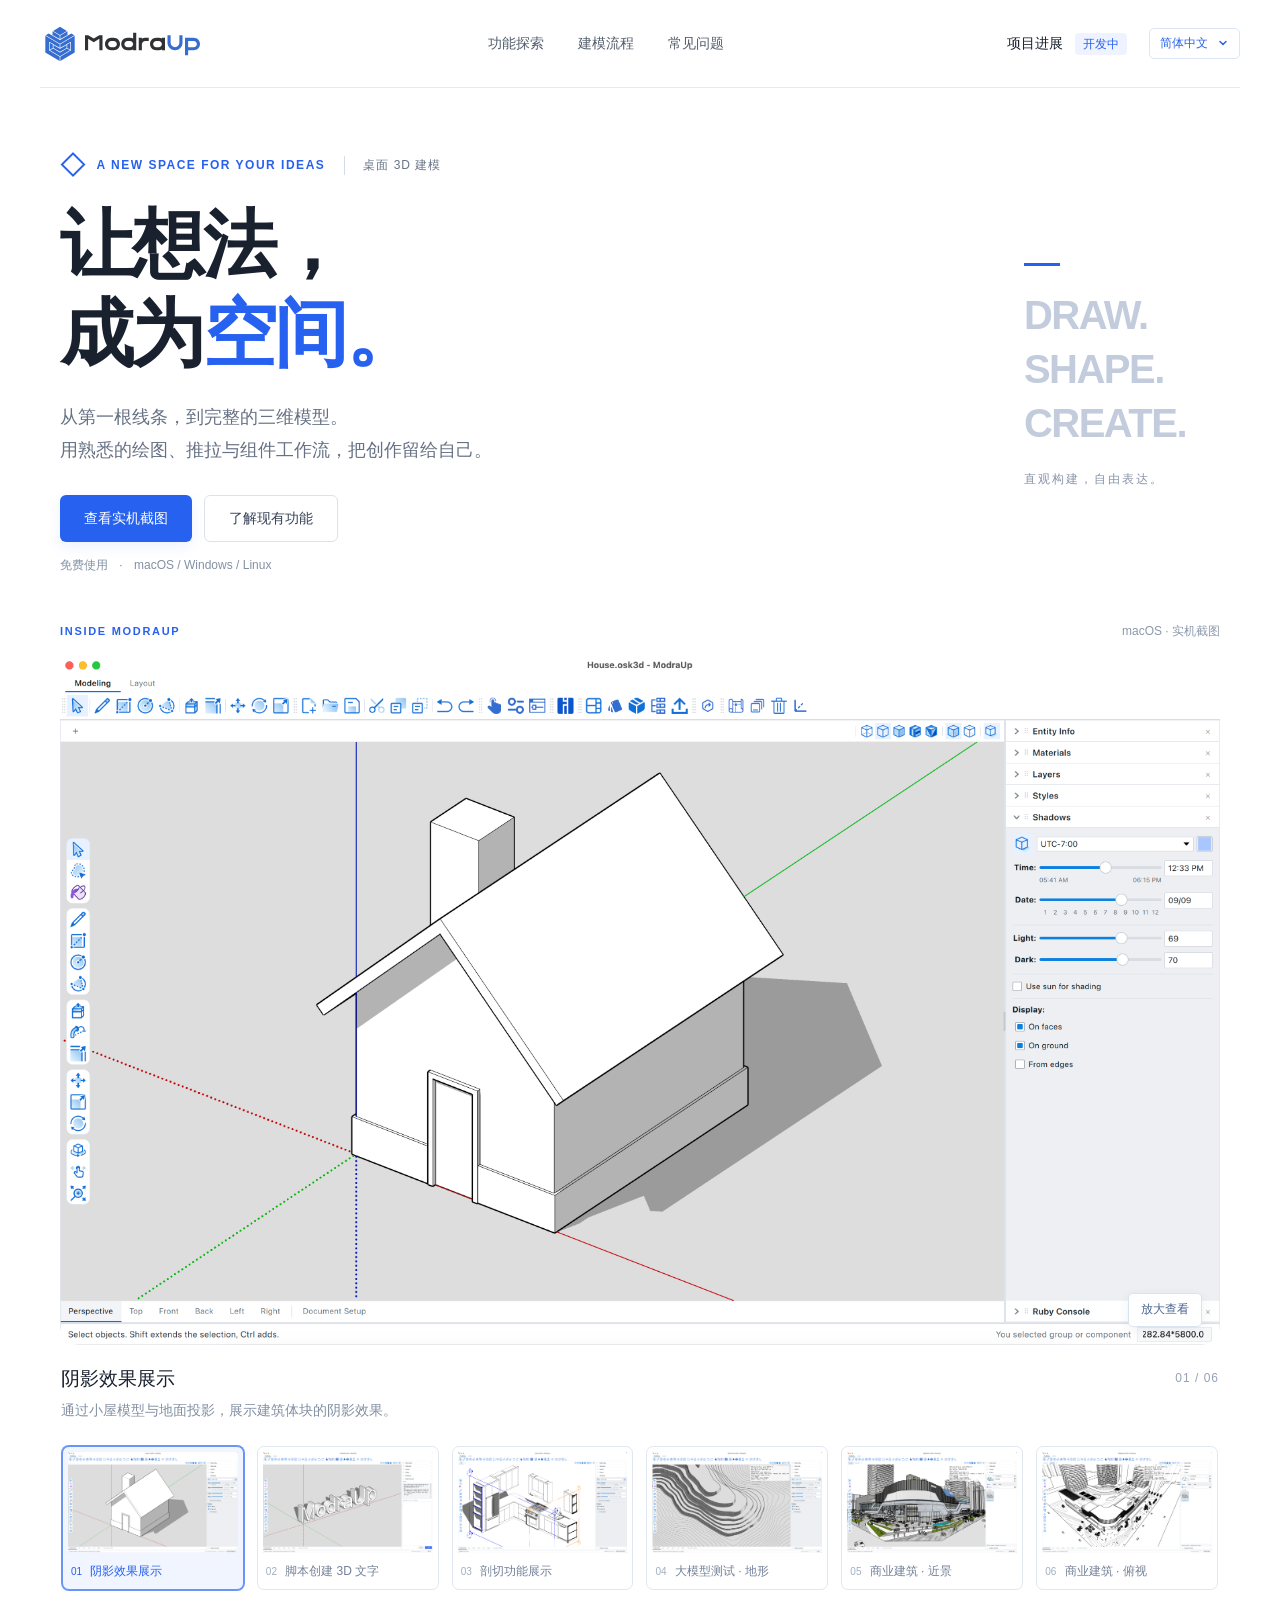
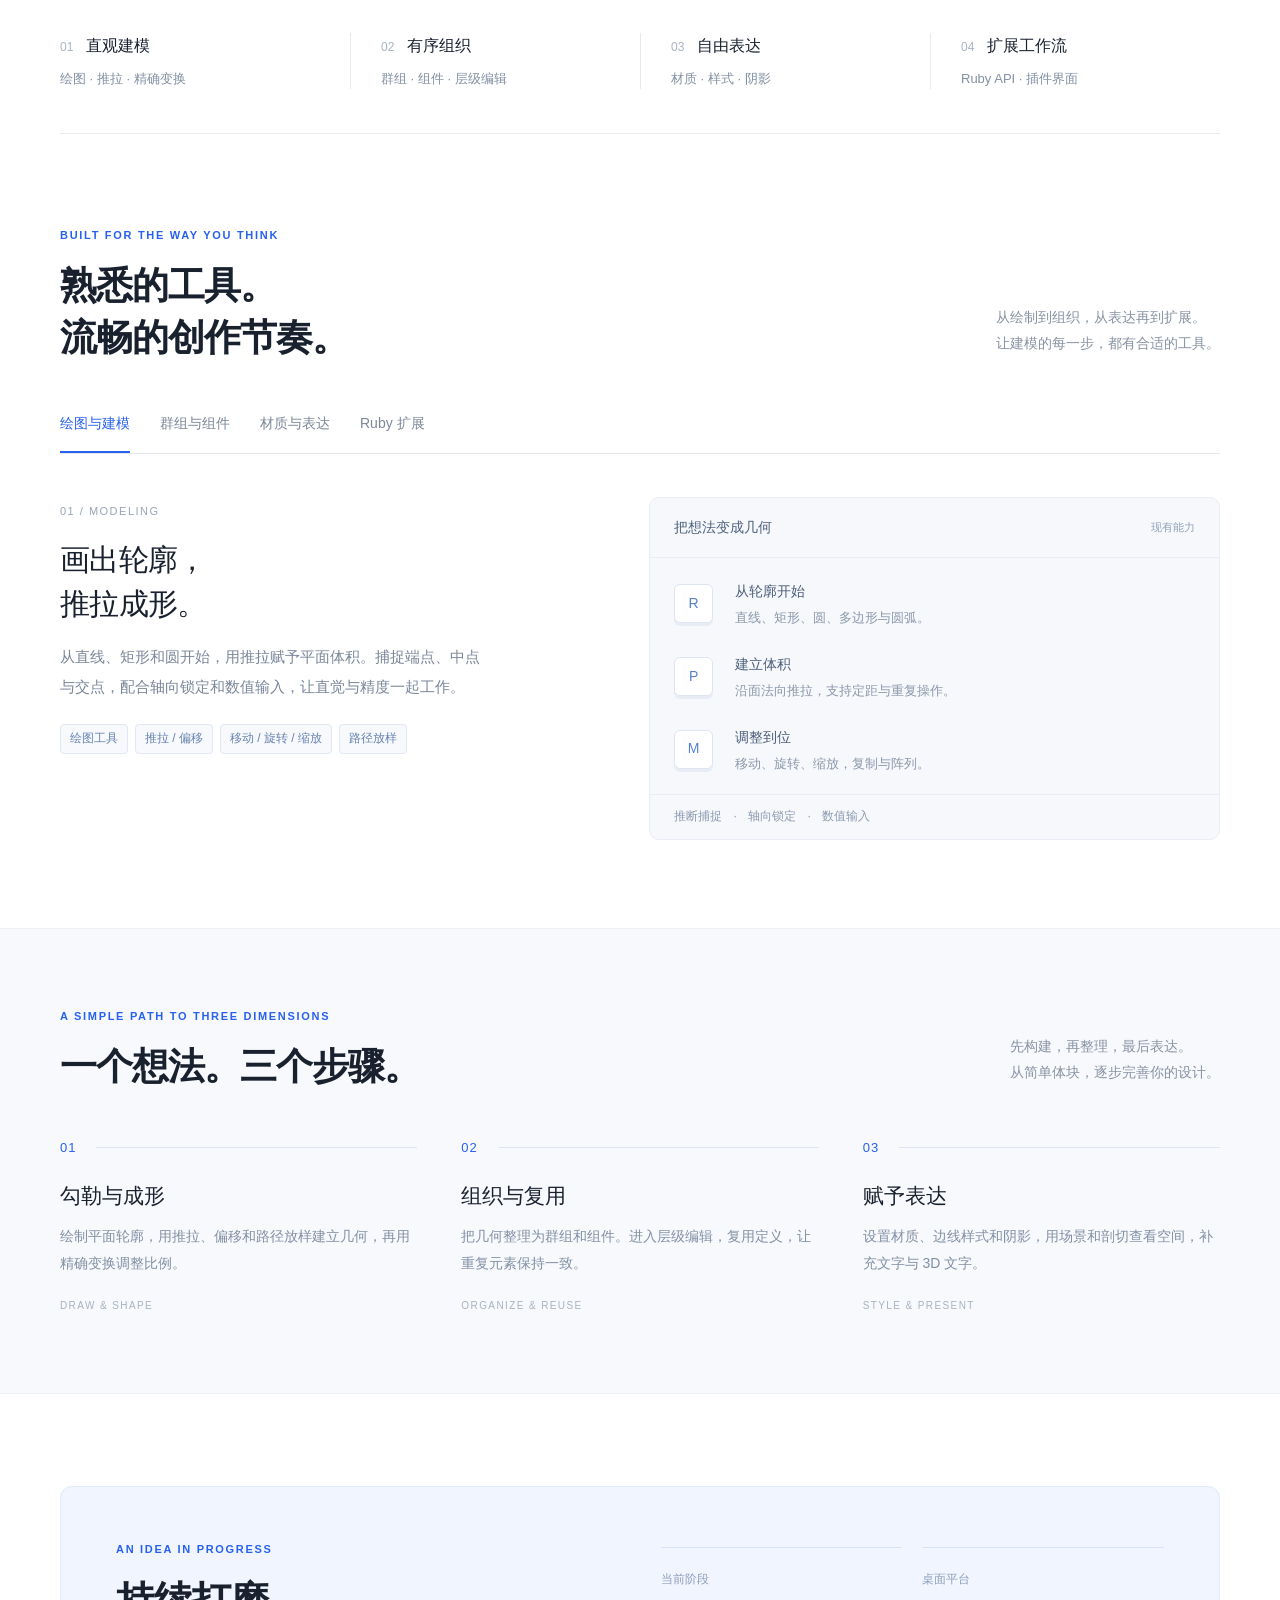
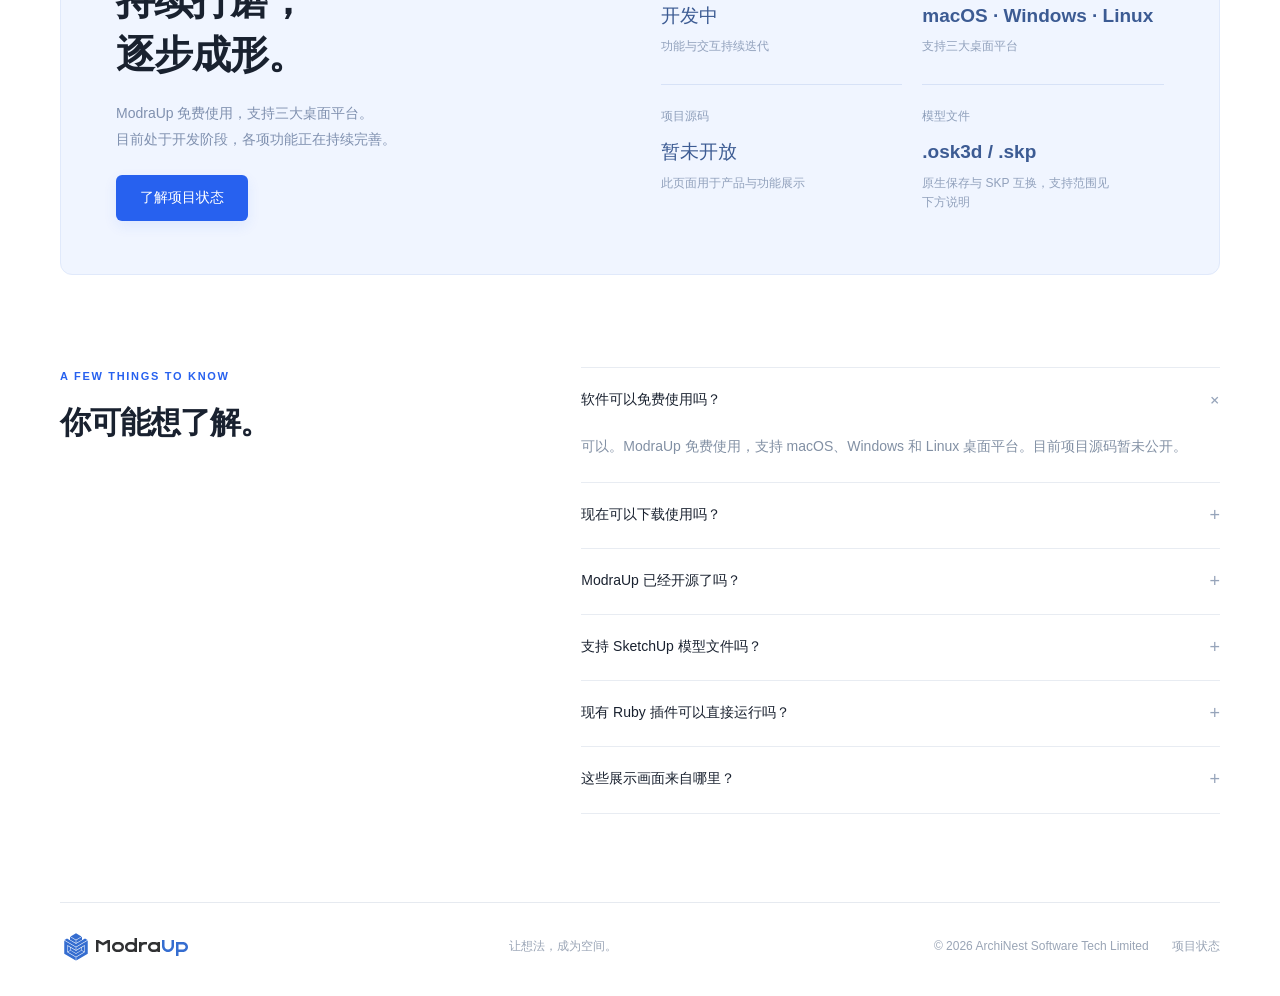
<file: index.html>
<!doctype html>
<html lang="zh-CN">
<head>
  <meta charset="utf-8">
  <meta name="viewport" content="width=device-width,initial-scale=1">
  <meta name="description" content="ModraUp，一款免费使用的桌面 3D 建模工具，支持 macOS、Windows 和 Linux。探索直观的绘图与推拉、组与组件、材质样式和 Ruby 扩展。">
  <meta name="theme-color" content="#2761ef">
  <title>ModraUp — 让想法，成为空间。</title>
  <link rel="alternate" hreflang="zh-CN" href="index.html">
  <link rel="alternate" hreflang="zh-Hant" href="zh-hant.html">
  <link rel="alternate" hreflang="en" href="en.html">
  <link rel="alternate" hreflang="es" href="es.html">
  <link rel="alternate" hreflang="fr" href="fr.html">
  <link rel="alternate" hreflang="ja" href="ja.html">
  <link rel="alternate" hreflang="ko" href="ko.html">
  <link rel="alternate" hreflang="x-default" href="index.html">
  <link rel="icon" type="image/svg+xml" href="assets/favicon.svg">
  <link rel="stylesheet" href="styles.css">
  <script src="demo.js" defer></script>
</head>
<body>
  <header class="header">
    <a href="#" class="brand" aria-label="ModraUp 首页"><img src="assets/logo.svg" alt="ModraUp" width="132" height="32"></a>
    <nav aria-label="主导航"><a href="#features">功能探索</a><a href="#workflow">建模流程</a><a href="#questions">常见问题</a></nav>
    <div class="header-actions"><a class="header-link" href="#project">项目进展 <span class="version">开发中</span></a><details class="language-picker"><summary aria-label="选择语言">简体中文<span aria-hidden="true">⌄</span></summary><nav class="language-menu" aria-label="选择语言"><a href="index.html" lang="zh-CN" hreflang="zh-CN" aria-current="page">简体中文</a><a href="zh-hant.html" lang="zh-Hant" hreflang="zh-Hant">繁體中文</a><a href="en.html" lang="en" hreflang="en">English</a><a href="es.html" lang="es" hreflang="es">Español</a><a href="fr.html" lang="fr" hreflang="fr">Français</a><a href="ja.html" lang="ja" hreflang="ja">日本語</a><a href="ko.html" lang="ko" hreflang="ko">한국어</a></nav></details></div>
  </header>
  <main>
    <section class="hero wrap">
      <div class="eyebrow"><span class="small-cube">◇</span> A NEW SPACE FOR YOUR IDEAS <span class="hero-tag">桌面 3D 建模</span></div>
      <div class="hero-row"><div><h1>让想法，<br>成为<span class="blue">空间。</span></h1><p class="hero-copy">从第一根线条，到完整的三维模型。<br>用熟悉的绘图、推拉与组件工作流，<br class="mobile-break">把创作留给自己。</p><div class="hero-actions"><a class="button primary" href="#demo">查看实机截图</a><a class="button secondary" href="#features">了解现有功能</a></div><p class="hero-note">免费使用 <span>·</span> macOS / Windows / Linux</p></div><div class="hero-aside"><span class="aside-rule"></span><p>DRAW.<br>SHAPE.<br>CREATE.</p><span>直观构建，自由表达。</span></div></div>
    </section>

    <section class="demo-section wrap" id="demo" aria-label="软件实机截图">
      <div class="gallery-heading"><span class="section-kicker">INSIDE MODRAUP</span><span class="real-capture">macOS · 实机截图</span></div>
      <figure class="screenshot-panel" id="screenshot-panel" role="tabpanel" aria-labelledby="shot-tab-0">
        <button class="screenshot-open" id="screenshot-open" aria-label="放大查看：阴影效果展示" aria-haspopup="dialog"><span class="capture-frame"><img id="screenshot-main" class="capture-image" src="assets/SmallHouse.png" alt="ModraUp 实机截图：小屋模型与地面阴影" width="3456" height="2052" fetchpriority="high"><span class="paint-recolor" aria-hidden="true"></span></span><span class="screenshot-zoom">放大查看</span></button>
        <figcaption class="screenshot-caption"><div aria-live="polite"><h2 id="screenshot-title">阴影效果展示</h2><p id="screenshot-description">通过小屋模型与地面投影，展示建筑体块的阴影效果。</p></div><span id="screenshot-count">01 / 06</span></figcaption>
      </figure>
      <div class="screenshot-tabs" role="tablist" aria-label="实机截图分类">
        <button class="screenshot-tab" id="shot-tab-0" role="tab" aria-selected="true" aria-controls="screenshot-panel" data-screenshot="0" tabindex="0"><span class="capture-frame"><img src="assets/SmallHouse.png" class="capture-image" alt="" width="3456" height="2052" loading="lazy"><span class="paint-recolor" aria-hidden="true"></span></span><span><b>01</b> 阴影效果展示</span></button>
        <button class="screenshot-tab" id="shot-tab-1" role="tab" aria-selected="false" aria-controls="screenshot-panel" data-screenshot="1" tabindex="-1"><span class="capture-frame"><img src="assets/Add3DText.png" class="capture-image" alt="" width="3456" height="2052" loading="lazy"><span class="paint-recolor" aria-hidden="true"></span></span><span><b>02</b> 脚本创建 3D 文字</span></button>
        <button class="screenshot-tab" id="shot-tab-2" role="tab" aria-selected="false" aria-controls="screenshot-panel" data-screenshot="2" tabindex="-1"><span class="capture-frame"><img src="assets/Secion.png" class="capture-image" alt="" width="3456" height="2052" loading="lazy"><span class="paint-recolor" aria-hidden="true"></span></span><span><b>03</b> 剖切功能展示</span></button>
        <button class="screenshot-tab" id="shot-tab-3" role="tab" aria-selected="false" aria-controls="screenshot-panel" data-screenshot="3" tabindex="-1"><span class="capture-frame"><img src="assets/BigTerrain.png" class="capture-image" alt="" width="3456" height="2052" loading="lazy"><span class="paint-recolor" aria-hidden="true"></span></span><span><b>04</b> 大模型测试 · 地形</span></button>
        <button class="screenshot-tab" id="shot-tab-4" role="tab" aria-selected="false" aria-controls="screenshot-panel" data-screenshot="4" tabindex="-1"><span class="capture-frame"><img src="assets/BigModel-1.png" class="capture-image" alt="" width="3456" height="2052" loading="lazy"><span class="paint-recolor" aria-hidden="true"></span></span><span><b>05</b> 商业建筑 · 近景</span></button>
        <button class="screenshot-tab" id="shot-tab-5" role="tab" aria-selected="false" aria-controls="screenshot-panel" data-screenshot="5" tabindex="-1"><span class="capture-frame"><img src="assets/BigModel-2.png" class="capture-image" alt="" width="3456" height="2052" loading="lazy"><span class="paint-recolor" aria-hidden="true"></span></span><span><b>06</b> 商业建筑 · 俯视</span></button>
      </div>
      <dialog class="screenshot-dialog" id="screenshot-dialog" aria-labelledby="lightbox-title">
        <div class="lightbox-header"><h2 id="lightbox-title">阴影效果展示</h2><div><a id="screenshot-original" href="assets/SmallHouse.png" target="_blank" rel="noopener">打开原图</a><button id="lightbox-close" autofocus>关闭</button></div></div>
        <div class="lightbox-stage"><span class="capture-frame"><img id="lightbox-image" class="capture-image" src="assets/SmallHouse.png" alt="ModraUp 实机截图：小屋模型与地面阴影" width="3456" height="2052"><span class="paint-recolor" aria-hidden="true"></span></span></div>
        <div class="lightbox-footer"><button id="screenshot-previous">上一张</button><span id="lightbox-count" aria-live="polite">01 / 06</span><button id="screenshot-next">下一张</button></div>
      </dialog>
    </section>

    <section class="capability-strip wrap" aria-label="核心能力"><div><span>01</span><strong>直观建模</strong><p>绘图 · 推拉 · 精确变换</p></div><div><span>02</span><strong>有序组织</strong><p>群组 · 组件 · 层级编辑</p></div><div><span>03</span><strong>自由表达</strong><p>材质 · 样式 · 阴影</p></div><div><span>04</span><strong>扩展工作流</strong><p>Ruby API · 插件界面</p></div></section>

    <section class="features wrap section" id="features"><div class="section-heading"><div><p class="section-kicker">BUILT FOR THE WAY YOU THINK</p><h2>熟悉的工具。<br>流畅的创作节奏。</h2></div><p>从绘制到组织，从表达再到扩展。<br>让建模的每一步，都有合适的工具。</p></div>
      <div class="feature-tabs" role="tablist" aria-label="功能分类"><button id="tab-modeling" role="tab" aria-selected="true" aria-controls="feature-panel" data-feature="modeling">绘图与建模</button><button id="tab-organize" role="tab" aria-selected="false" aria-controls="feature-panel" data-feature="organize" tabindex="-1">群组与组件</button><button id="tab-appearance" role="tab" aria-selected="false" aria-controls="feature-panel" data-feature="appearance" tabindex="-1">材质与表达</button><button id="tab-extend" role="tab" aria-selected="false" aria-controls="feature-panel" data-feature="extend" tabindex="-1">Ruby 扩展</button></div>
      <div class="feature-panel" id="feature-panel" role="tabpanel" aria-labelledby="tab-modeling" tabindex="0"><div class="feature-copy"><span class="feature-number" id="feature-number">01 / MODELING</span><h3 id="feature-title">画出轮廓，<br>推拉成形。</h3><p id="feature-description">从直线、矩形和圆开始，用推拉赋予平面体积。捕捉端点、中点与交点，配合轴向锁定和数值输入，让直觉与精度一起工作。</p><div class="feature-tags" id="feature-tags"><span>绘图工具</span><span>推拉 / 偏移</span><span>移动 / 旋转 / 缩放</span><span>路径放样</span></div></div><div class="feature-detail" id="feature-detail"><div class="detail-head"><span>把想法变成几何</span><span class="detail-badge">现有能力</span></div><div class="detail-row"><b>R</b><div><strong>从轮廓开始</strong><p>直线、矩形、圆、多边形与圆弧。</p></div></div><div class="detail-row"><b>P</b><div><strong>建立体积</strong><p>沿面法向推拉，支持定距与重复操作。</p></div></div><div class="detail-row"><b>M</b><div><strong>调整到位</strong><p>移动、旋转、缩放，复制与阵列。</p></div></div><div class="detail-footer">推断捕捉 <span>·</span> 轴向锁定 <span>·</span> 数值输入</div></div></div>
    </section>

    <section class="workflow-section" id="workflow"><div class="wrap section"><div class="section-heading"><div><p class="section-kicker">A SIMPLE PATH TO THREE DIMENSIONS</p><h2>一个想法。三个步骤。</h2></div><p>先构建，再整理，最后表达。<br>从简单体块，逐步完善你的设计。</p></div><div class="steps"><article><span class="step-no">01 <i></i></span><h3>勾勒与成形</h3><p>绘制平面轮廓，用推拉、偏移和路径放样建立几何，再用精确变换调整比例。</p><span class="step-foot">DRAW & SHAPE</span></article><article><span class="step-no">02 <i></i></span><h3>组织与复用</h3><p>把几何整理为群组和组件。进入层级编辑，复用定义，让重复元素保持一致。</p><span class="step-foot">ORGANIZE & REUSE</span></article><article><span class="step-no">03 <i></i></span><h3>赋予表达</h3><p>设置材质、边线样式和阴影，用场景和剖切查看空间，补充文字与 3D 文字。</p><span class="step-foot">STYLE & PRESENT</span></article></div></div></section>

    <section class="project-section wrap section" id="project"><div class="project-card"><div><p class="section-kicker">AN IDEA IN PROGRESS</p><h2>持续打磨，<br>逐步成形。</h2><p>ModraUp 免费使用，支持三大桌面平台。<br>目前处于开发阶段，各项功能正在持续完善。</p><a class="button primary" href="#questions">了解项目状态</a></div><div class="project-facts"><div><span>当前阶段</span><strong>开发中</strong><p>功能与交互持续迭代</p></div><div><span>桌面平台</span><strong>macOS · Windows · Linux</strong><p>支持三大桌面平台</p></div><div><span>项目源码</span><strong>暂未开放</strong><p>此页面用于产品与功能展示</p></div><div><span>模型文件</span><strong>.osk3d / .skp</strong><p>原生保存与 SKP 互换，支持范围见下方说明</p></div></div></div></section>

    <section class="faq wrap section" id="questions"><div class="faq-title"><p class="section-kicker">A FEW THINGS TO KNOW</p><h2>你可能想了解。</h2></div><div class="faq-list"><details open><summary>软件可以免费使用吗？<span>+</span></summary><p>可以。ModraUp 免费使用，支持 macOS、Windows 和 Linux 桌面平台。目前项目源码暂未公开。</p></details><details><summary>现在可以下载使用吗？<span>+</span></summary><p>项目目前处于开发阶段，公开下载渠道和正式版本发布时间尚未确定。本页面展示当前功能，不提供安装包。</p></details><details><summary>ModraUp 已经开源了吗？<span>+</span></summary><p>目前项目源码暂未公开；如有开放计划，会另行说明。</p></details><details><summary>支持 SketchUp 模型文件吗？<span>+</span></summary><p>支持通过 OpenSKP 导入、导出 .skp 互换文件，原生项目格式为 .osk3d。SKP 互换不覆盖全部特性：含剖切实体的模型需要保存为 .osk3d，模型和场景阴影参数也不会通过 SKP 完整往返。</p></details><details><summary>现有 Ruby 插件可以直接运行吗？<span>+</span></summary><p>项目正在实现与 SketchUp 同名的 Ruby API，已包含扩展加载、Ruby 控制台、工具栏与 HTML 插件界面等能力。API 和行为尚未全部覆盖，具体插件需要逐项验证，暂不承诺完整兼容。</p></details><details><summary>这些展示画面来自哪里？<span>+</span></summary><p>这六张图片均为 ModraUp 的 macOS 实机截图，分别展示小屋阴影、脚本创建 3D 文字、剖切功能、地形大模型，以及室外商业建筑大模型的两种视角。大模型截图记录的是特定场景的测试状态，不代表所有模型的性能表现。</p></details></div></section>
  </main>
  <footer class="footer wrap"><a href="#" class="brand"><img src="assets/logo.svg" alt="ModraUp" width="132" height="32"></a><span>让想法，成为空间。</span><span>© <span id="year">2026</span> ArchiNest Software Tech Limited <a href="#project">项目状态</a></span></footer>
</body>
</html>
</file>
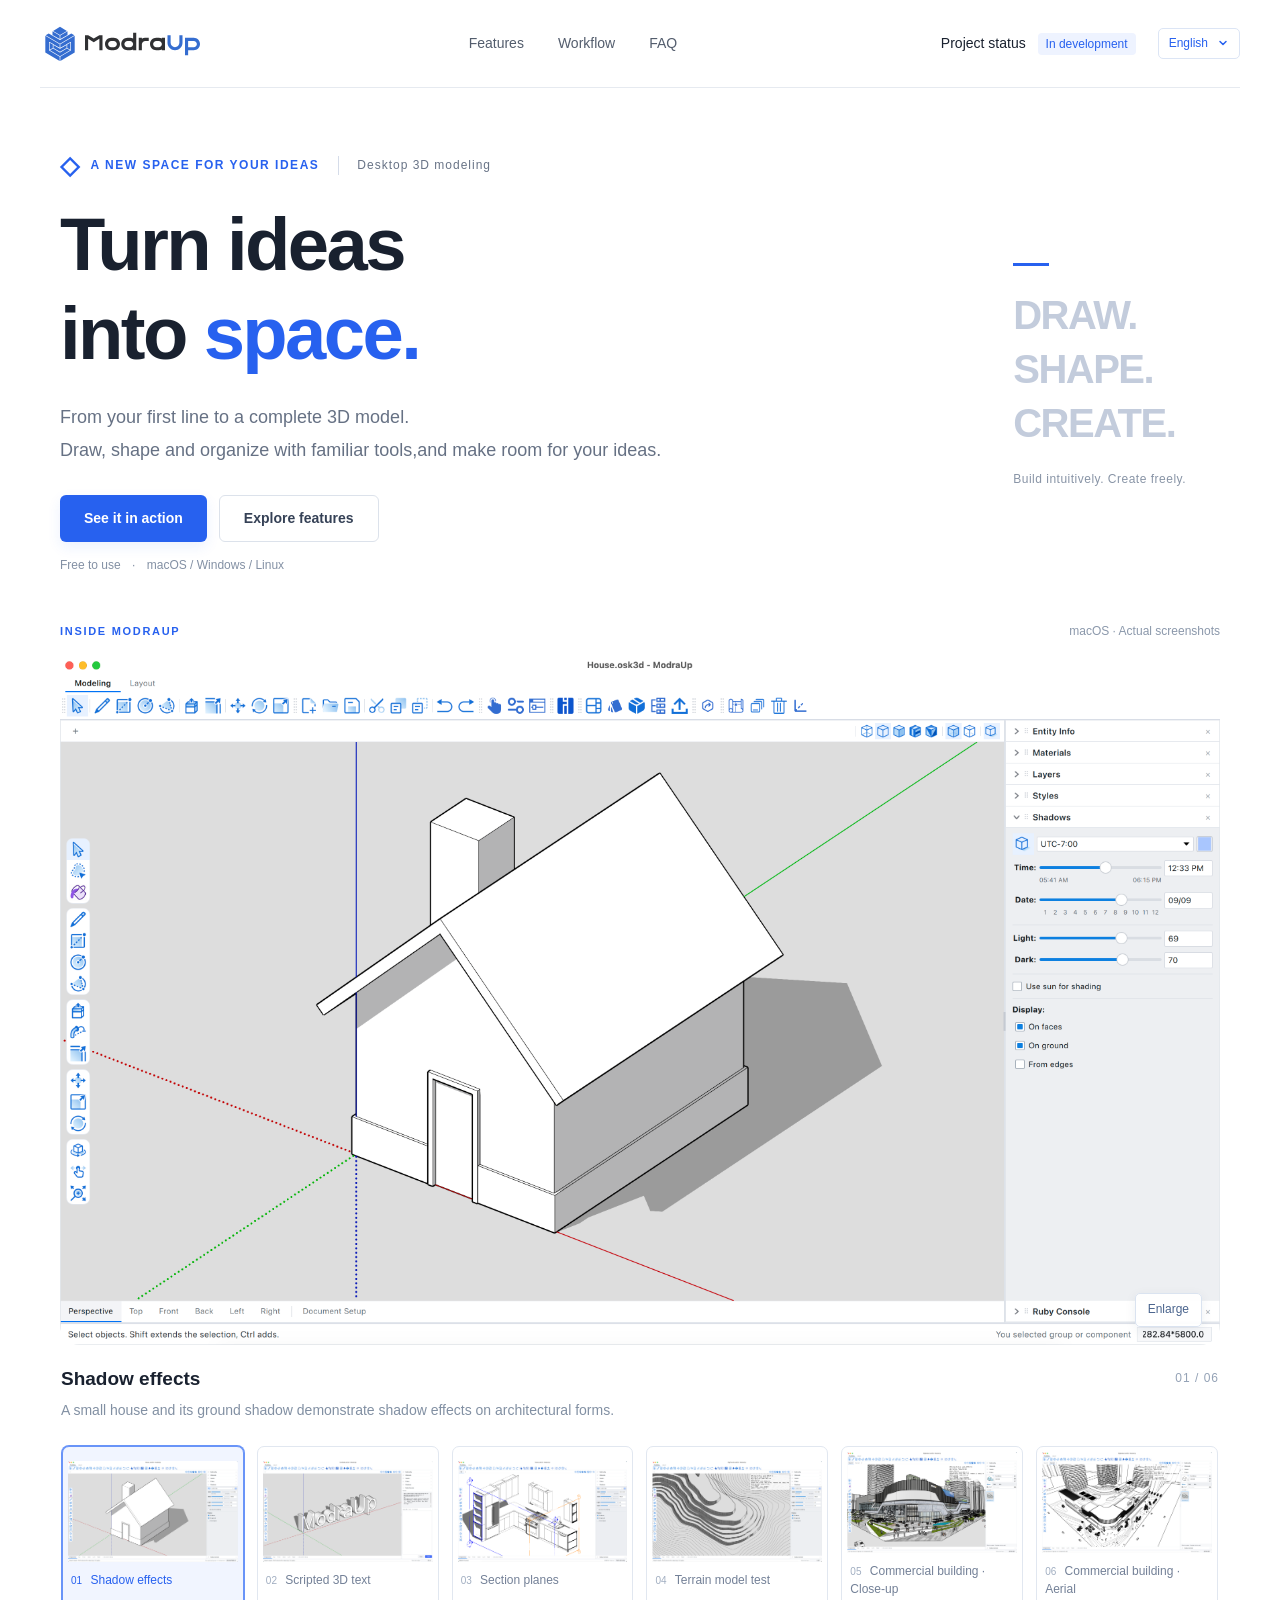
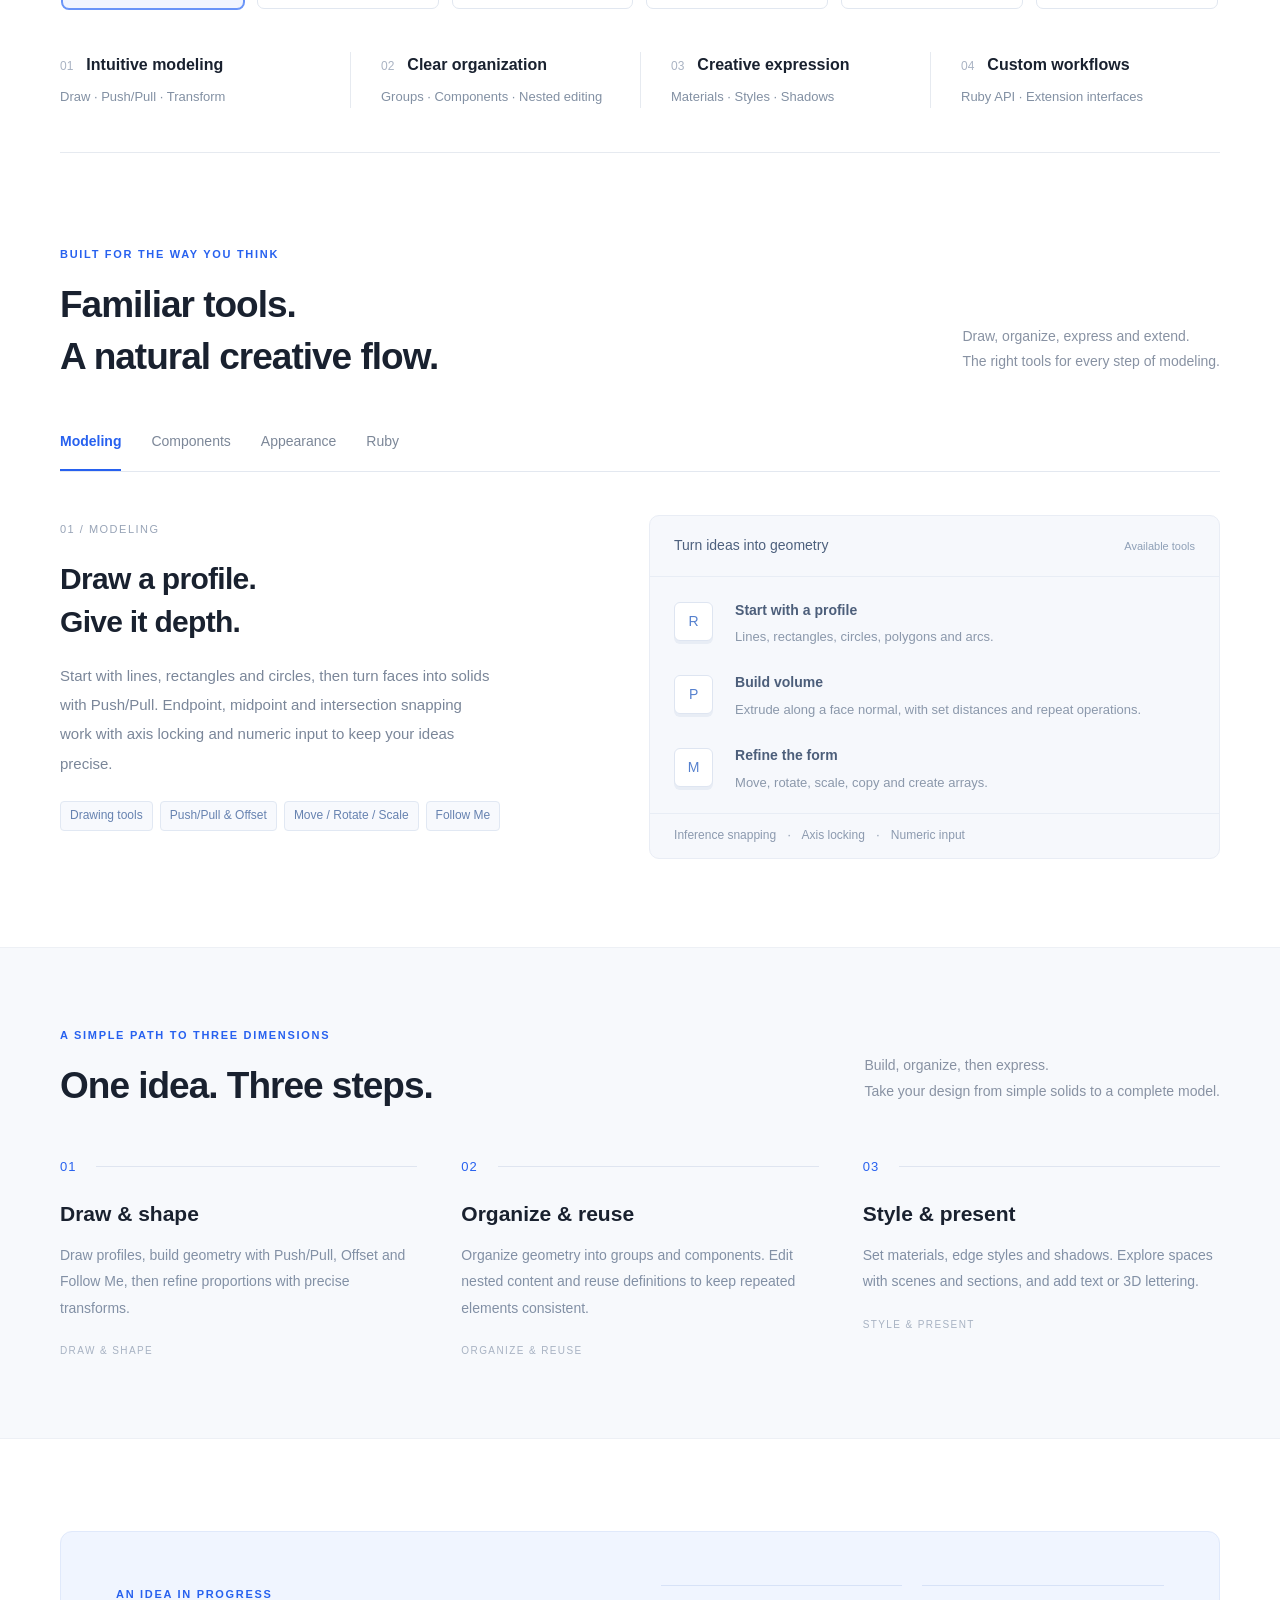
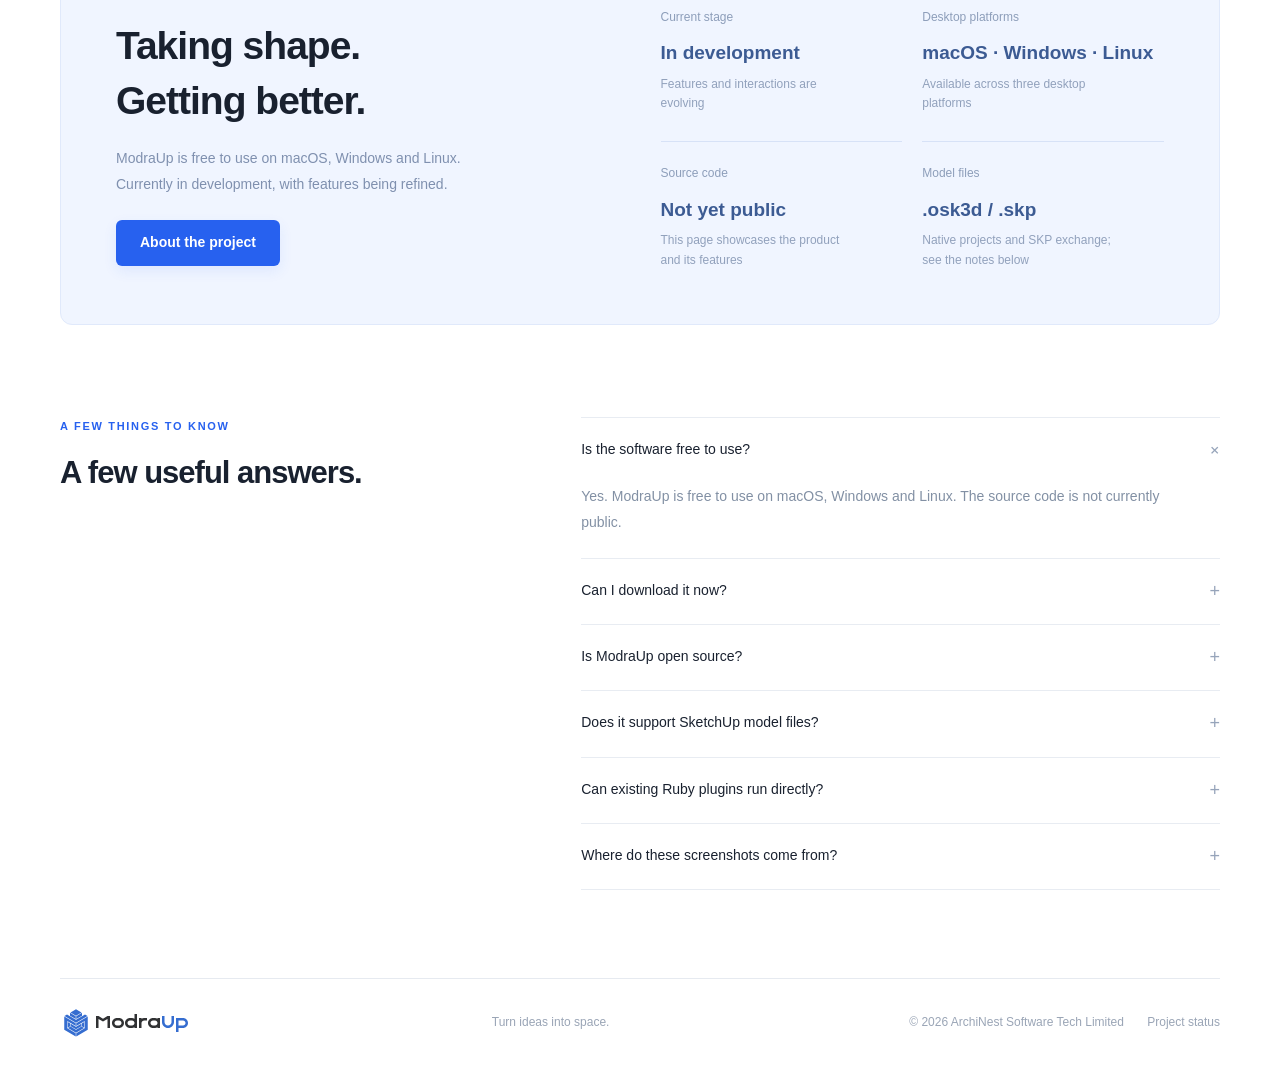
<file: en.html>
<!doctype html>
<html lang="en">
<head>
  <meta charset="utf-8">
  <meta name="viewport" content="width=device-width,initial-scale=1">
  <meta name="description" content="ModraUp is a free desktop 3D modeling tool for macOS, Windows and Linux. Explore drawing, Push/Pull, groups, components, materials, styles and Ruby extensions.">
  <meta name="theme-color" content="#2761ef">
  <title>ModraUp — Turn ideas into space.</title>
  <link rel="alternate" hreflang="zh-CN" href="index.html">
  <link rel="alternate" hreflang="zh-Hant" href="zh-hant.html">
  <link rel="alternate" hreflang="en" href="en.html">
  <link rel="alternate" hreflang="es" href="es.html">
  <link rel="alternate" hreflang="fr" href="fr.html">
  <link rel="alternate" hreflang="ja" href="ja.html">
  <link rel="alternate" hreflang="ko" href="ko.html">
  <link rel="alternate" hreflang="x-default" href="index.html">
  <link rel="icon" type="image/svg+xml" href="assets/favicon.svg">
  <link rel="stylesheet" href="styles.css">
  <script src="locale-en.js" defer></script>
  <script src="demo.js" defer></script>
</head>
<body>
  <header class="header">
    <a href="#" class="brand" aria-label="ModraUp home"><img src="assets/logo.svg" alt="ModraUp" width="132" height="32"></a>
    <nav aria-label="Main navigation"><a href="#features">Features</a><a href="#workflow">Workflow</a><a href="#questions">FAQ</a></nav>
    <div class="header-actions"><a class="header-link" href="#project">Project status <span class="version">In development</span></a><details class="language-picker"><summary aria-label="Choose language">English<span aria-hidden="true">⌄</span></summary><nav class="language-menu" aria-label="Choose language"><a href="index.html" lang="zh-CN" hreflang="zh-CN">简体中文</a><a href="zh-hant.html" lang="zh-Hant" hreflang="zh-Hant">繁體中文</a><a href="en.html" lang="en" hreflang="en" aria-current="page">English</a><a href="es.html" lang="es" hreflang="es">Español</a><a href="fr.html" lang="fr" hreflang="fr">Français</a><a href="ja.html" lang="ja" hreflang="ja">日本語</a><a href="ko.html" lang="ko" hreflang="ko">한국어</a></nav></details></div>
  </header>
  <main>
    <section class="hero wrap">
      <div class="eyebrow"><span class="small-cube">◇</span> A NEW SPACE FOR YOUR IDEAS <span class="hero-tag">Desktop 3D modeling</span></div>
      <div class="hero-row"><div><h1>Turn ideas<br>into <span class="blue">space.</span></h1><p class="hero-copy">From your first line to a complete 3D model.<br>Draw, shape and organize with familiar tools,<br class="mobile-break">and make room for your ideas.</p><div class="hero-actions"><a class="button primary" href="#demo">See it in action</a><a class="button secondary" href="#features">Explore features</a></div><p class="hero-note">Free to use <span>·</span> macOS / Windows / Linux</p></div><div class="hero-aside"><span class="aside-rule"></span><p>DRAW.<br>SHAPE.<br>CREATE.</p><span>Build intuitively. Create freely.</span></div></div>
    </section>

    <section class="demo-section wrap" id="demo" aria-label="Application screenshots">
      <div class="gallery-heading"><span class="section-kicker">INSIDE MODRAUP</span><span class="real-capture">macOS · Actual screenshots</span></div>
      <figure class="screenshot-panel" id="screenshot-panel" role="tabpanel" aria-labelledby="shot-tab-0">
        <button class="screenshot-open" id="screenshot-open" aria-label="Enlarge: Shadow effects" aria-haspopup="dialog"><span class="capture-frame"><img id="screenshot-main" class="capture-image" src="assets/SmallHouse.png" alt="ModraUp screenshot: a small house with a ground shadow" width="3456" height="2052" fetchpriority="high"><span class="paint-recolor" aria-hidden="true"></span></span><span class="screenshot-zoom">Enlarge</span></button>
        <figcaption class="screenshot-caption"><div aria-live="polite"><h2 id="screenshot-title">Shadow effects</h2><p id="screenshot-description">A small house and its ground shadow demonstrate shadow effects on architectural forms.</p></div><span id="screenshot-count">01 / 06</span></figcaption>
      </figure>
      <div class="screenshot-tabs" role="tablist" aria-label="Screenshot categories">
        <button class="screenshot-tab" id="shot-tab-0" role="tab" aria-selected="true" aria-controls="screenshot-panel" data-screenshot="0" tabindex="0"><span class="capture-frame"><img src="assets/SmallHouse.png" class="capture-image" alt="" width="3456" height="2052" loading="lazy"><span class="paint-recolor" aria-hidden="true"></span></span><span><b>01</b> Shadow effects</span></button>
        <button class="screenshot-tab" id="shot-tab-1" role="tab" aria-selected="false" aria-controls="screenshot-panel" data-screenshot="1" tabindex="-1"><span class="capture-frame"><img src="assets/Add3DText.png" class="capture-image" alt="" width="3456" height="2052" loading="lazy"><span class="paint-recolor" aria-hidden="true"></span></span><span><b>02</b> Scripted 3D text</span></button>
        <button class="screenshot-tab" id="shot-tab-2" role="tab" aria-selected="false" aria-controls="screenshot-panel" data-screenshot="2" tabindex="-1"><span class="capture-frame"><img src="assets/Secion.png" class="capture-image" alt="" width="3456" height="2052" loading="lazy"><span class="paint-recolor" aria-hidden="true"></span></span><span><b>03</b> Section planes</span></button>
        <button class="screenshot-tab" id="shot-tab-3" role="tab" aria-selected="false" aria-controls="screenshot-panel" data-screenshot="3" tabindex="-1"><span class="capture-frame"><img src="assets/BigTerrain.png" class="capture-image" alt="" width="3456" height="2052" loading="lazy"><span class="paint-recolor" aria-hidden="true"></span></span><span><b>04</b> Terrain model test</span></button>
        <button class="screenshot-tab" id="shot-tab-4" role="tab" aria-selected="false" aria-controls="screenshot-panel" data-screenshot="4" tabindex="-1"><span class="capture-frame"><img src="assets/BigModel-1.png" class="capture-image" alt="" width="3456" height="2052" loading="lazy"><span class="paint-recolor" aria-hidden="true"></span></span><span><b>05</b> Commercial building · Close-up</span></button>
        <button class="screenshot-tab" id="shot-tab-5" role="tab" aria-selected="false" aria-controls="screenshot-panel" data-screenshot="5" tabindex="-1"><span class="capture-frame"><img src="assets/BigModel-2.png" class="capture-image" alt="" width="3456" height="2052" loading="lazy"><span class="paint-recolor" aria-hidden="true"></span></span><span><b>06</b> Commercial building · Aerial</span></button>
      </div>
      <dialog class="screenshot-dialog" id="screenshot-dialog" aria-labelledby="lightbox-title">
        <div class="lightbox-header"><h2 id="lightbox-title">Shadow effects</h2><div><a id="screenshot-original" href="assets/SmallHouse.png" target="_blank" rel="noopener">Open original</a><button id="lightbox-close" autofocus>Close</button></div></div>
        <div class="lightbox-stage"><span class="capture-frame"><img id="lightbox-image" class="capture-image" src="assets/SmallHouse.png" alt="ModraUp screenshot: a small house with a ground shadow" width="3456" height="2052"><span class="paint-recolor" aria-hidden="true"></span></span></div>
        <div class="lightbox-footer"><button id="screenshot-previous">Previous</button><span id="lightbox-count" aria-live="polite">01 / 06</span><button id="screenshot-next">Next</button></div>
      </dialog>
    </section>

    <section class="capability-strip wrap" aria-label="Core capabilities"><div><span>01</span><strong>Intuitive modeling</strong><p>Draw · Push/Pull · Transform</p></div><div><span>02</span><strong>Clear organization</strong><p>Groups · Components · Nested editing</p></div><div><span>03</span><strong>Creative expression</strong><p>Materials · Styles · Shadows</p></div><div><span>04</span><strong>Custom workflows</strong><p>Ruby API · Extension interfaces</p></div></section>

    <section class="features wrap section" id="features"><div class="section-heading"><div><p class="section-kicker">BUILT FOR THE WAY YOU THINK</p><h2>Familiar tools.<br>A natural creative flow.</h2></div><p>Draw, organize, express and extend.<br>The right tools for every step of modeling.</p></div>
      <div class="feature-tabs" role="tablist" aria-label="Feature categories"><button id="tab-modeling" role="tab" aria-selected="true" aria-controls="feature-panel" data-feature="modeling">Modeling</button><button id="tab-organize" role="tab" aria-selected="false" aria-controls="feature-panel" data-feature="organize" tabindex="-1">Components</button><button id="tab-appearance" role="tab" aria-selected="false" aria-controls="feature-panel" data-feature="appearance" tabindex="-1">Appearance</button><button id="tab-extend" role="tab" aria-selected="false" aria-controls="feature-panel" data-feature="extend" tabindex="-1">Ruby</button></div>
      <div class="feature-panel" id="feature-panel" role="tabpanel" aria-labelledby="tab-modeling" tabindex="0"><div class="feature-copy"><span class="feature-number" id="feature-number">01 / MODELING</span><h3 id="feature-title">Draw a profile.<br>Give it depth.</h3><p id="feature-description">Start with lines, rectangles and circles, then turn faces into solids with Push/Pull. Endpoint, midpoint and intersection snapping work with axis locking and numeric input to keep your ideas precise.</p><div class="feature-tags" id="feature-tags"><span>Drawing tools</span><span>Push/Pull &amp; Offset</span><span>Move / Rotate / Scale</span><span>Follow Me</span></div></div><div class="feature-detail" id="feature-detail"><div class="detail-head"><span>Turn ideas into geometry</span><span class="detail-badge">Available tools</span></div><div class="detail-row"><b>R</b><div><strong>Start with a profile</strong><p>Lines, rectangles, circles, polygons and arcs.</p></div></div><div class="detail-row"><b>P</b><div><strong>Build volume</strong><p>Extrude along a face normal, with set distances and repeat operations.</p></div></div><div class="detail-row"><b>M</b><div><strong>Refine the form</strong><p>Move, rotate, scale, copy and create arrays.</p></div></div><div class="detail-footer">Inference snapping <span>·</span> Axis locking <span>·</span> Numeric input</div></div></div>
    </section>

    <section class="workflow-section" id="workflow"><div class="wrap section"><div class="section-heading"><div><p class="section-kicker">A SIMPLE PATH TO THREE DIMENSIONS</p><h2>One idea. Three steps.</h2></div><p>Build, organize, then express.<br>Take your design from simple solids to a complete model.</p></div><div class="steps"><article><span class="step-no">01 <i></i></span><h3>Draw & shape</h3><p>Draw profiles, build geometry with Push/Pull, Offset and Follow Me, then refine proportions with precise transforms.</p><span class="step-foot">DRAW & SHAPE</span></article><article><span class="step-no">02 <i></i></span><h3>Organize & reuse</h3><p>Organize geometry into groups and components. Edit nested content and reuse definitions to keep repeated elements consistent.</p><span class="step-foot">ORGANIZE & REUSE</span></article><article><span class="step-no">03 <i></i></span><h3>Style & present</h3><p>Set materials, edge styles and shadows. Explore spaces with scenes and sections, and add text or 3D lettering.</p><span class="step-foot">STYLE & PRESENT</span></article></div></div></section>

    <section class="project-section wrap section" id="project"><div class="project-card"><div><p class="section-kicker">AN IDEA IN PROGRESS</p><h2>Taking shape.<br>Getting better.</h2><p>ModraUp is free to use on macOS, Windows and Linux.<br>Currently in development, with features being refined.</p><a class="button primary" href="#questions">About the project</a></div><div class="project-facts"><div><span>Current stage</span><strong>In development</strong><p>Features and interactions are evolving</p></div><div><span>Desktop platforms</span><strong>macOS · Windows · Linux</strong><p>Available across three desktop platforms</p></div><div><span>Source code</span><strong>Not yet public</strong><p>This page showcases the product and its features</p></div><div><span>Model files</span><strong>.osk3d / .skp</strong><p>Native projects and SKP exchange; see the notes below</p></div></div></div></section>

    <section class="faq wrap section" id="questions"><div class="faq-title"><p class="section-kicker">A FEW THINGS TO KNOW</p><h2>A few useful answers.</h2></div><div class="faq-list"><details open><summary>Is the software free to use?<span>+</span></summary><p>Yes. ModraUp is free to use on macOS, Windows and Linux. The source code is not currently public.</p></details><details><summary>Can I download it now?<span>+</span></summary><p>The project is in development. A public download channel and release date have not yet been announced. This page showcases current features and does not provide an installer.</p></details><details><summary>Is ModraUp open source?<span>+</span></summary><p>The source code is not currently public. Any plans to open the source will be announced separately.</p></details><details><summary>Does it support SketchUp model files?<span>+</span></summary><p>OpenSKP enables .skp import and export; the native project format is .osk3d. SKP exchange does not cover every feature: models containing section entities must be saved as .osk3d, and model and scene shadow settings do not fully round-trip through SKP.</p></details><details><summary>Can existing Ruby plugins run directly?<span>+</span></summary><p>The project is implementing a Ruby API with names matching SketchUp, including extension loading, a Ruby console, toolbars and HTML extension interfaces. API coverage and behavior are incomplete, so plugins need individual testing. Full compatibility is not guaranteed.</p></details><details><summary>Where do these screenshots come from?<span>+</span></summary><p>These six screenshots were captured from ModraUp on macOS. They show house shadows, scripted 3D text, section planes, a large terrain model, and two views of a large outdoor commercial building model. The model tests reflect specific scenes and do not represent performance for every model.</p></details></div></section>
  </main>
  <footer class="footer wrap"><a href="#" class="brand"><img src="assets/logo.svg" alt="ModraUp" width="132" height="32"></a><span>Turn ideas into space.</span><span>© <span id="year">2026</span> ArchiNest Software Tech Limited <a href="#project">Project status</a></span></footer>
</body>
</html>
</file>
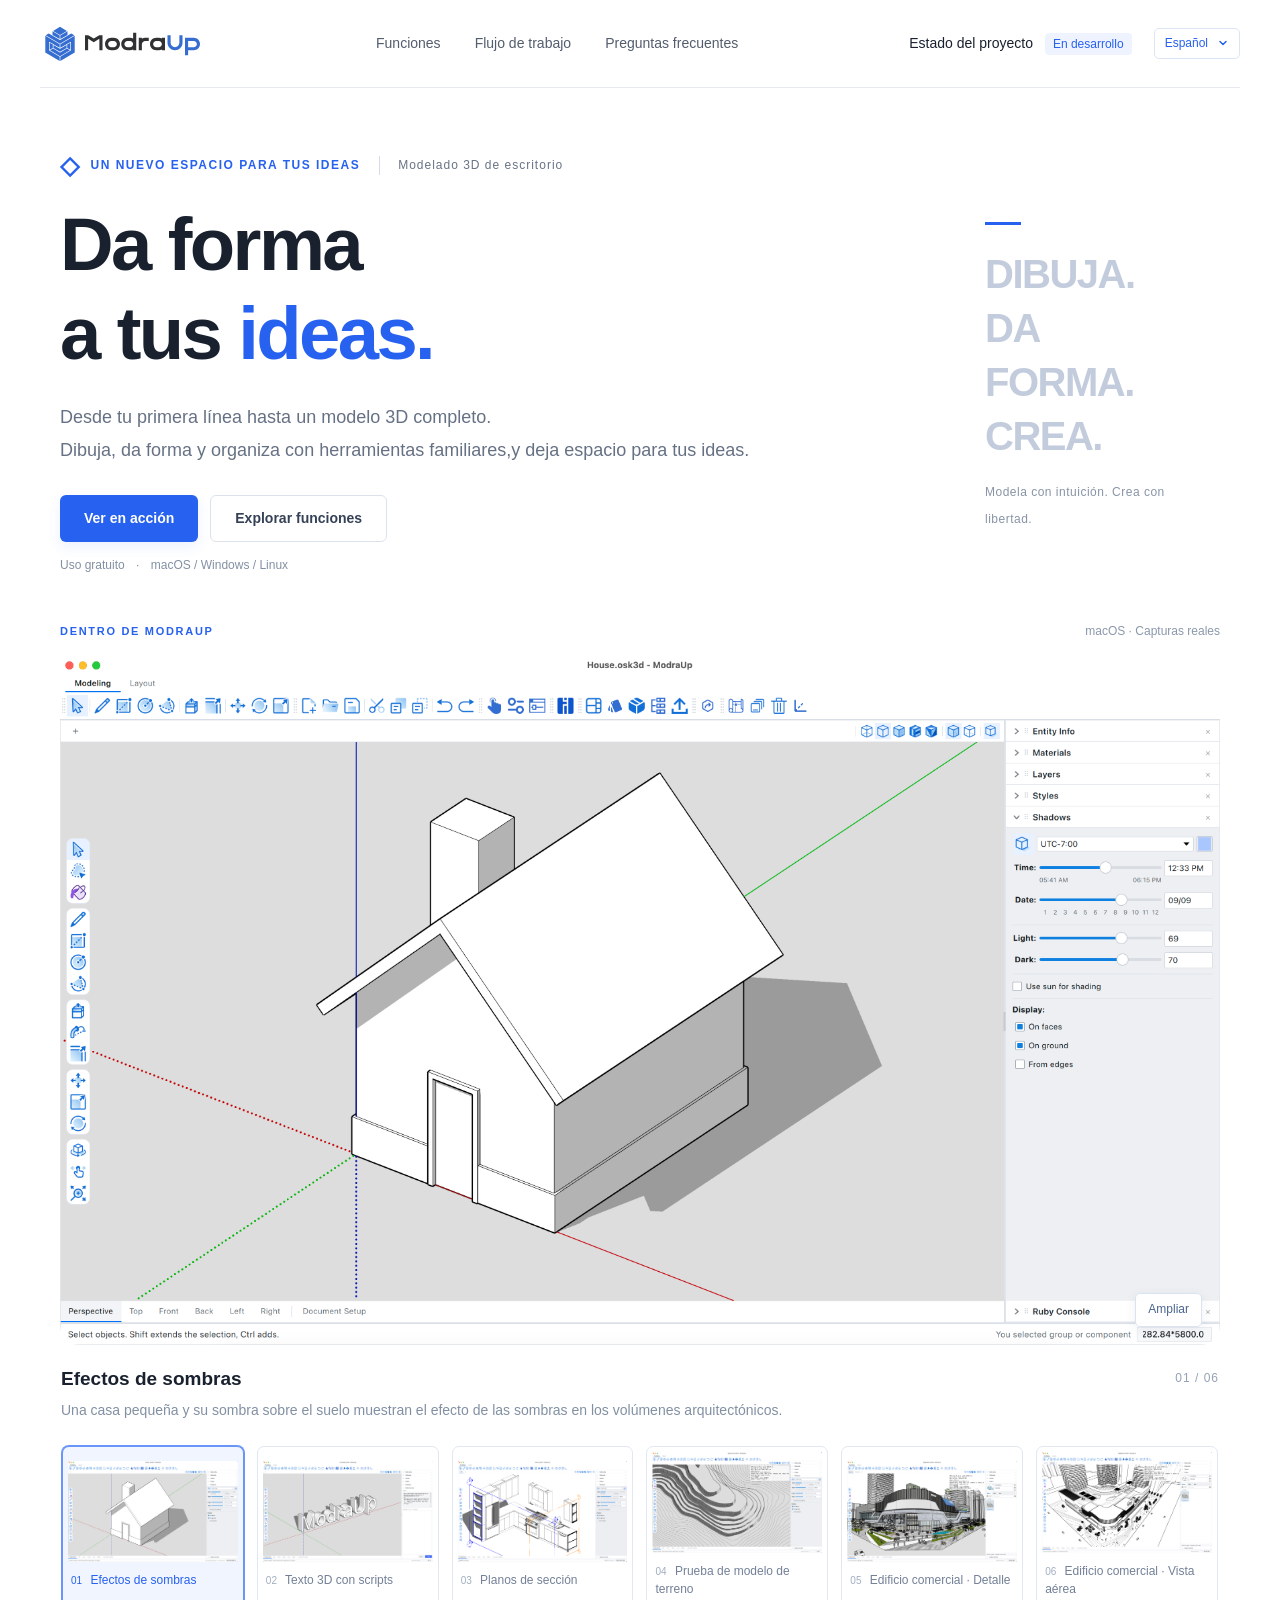
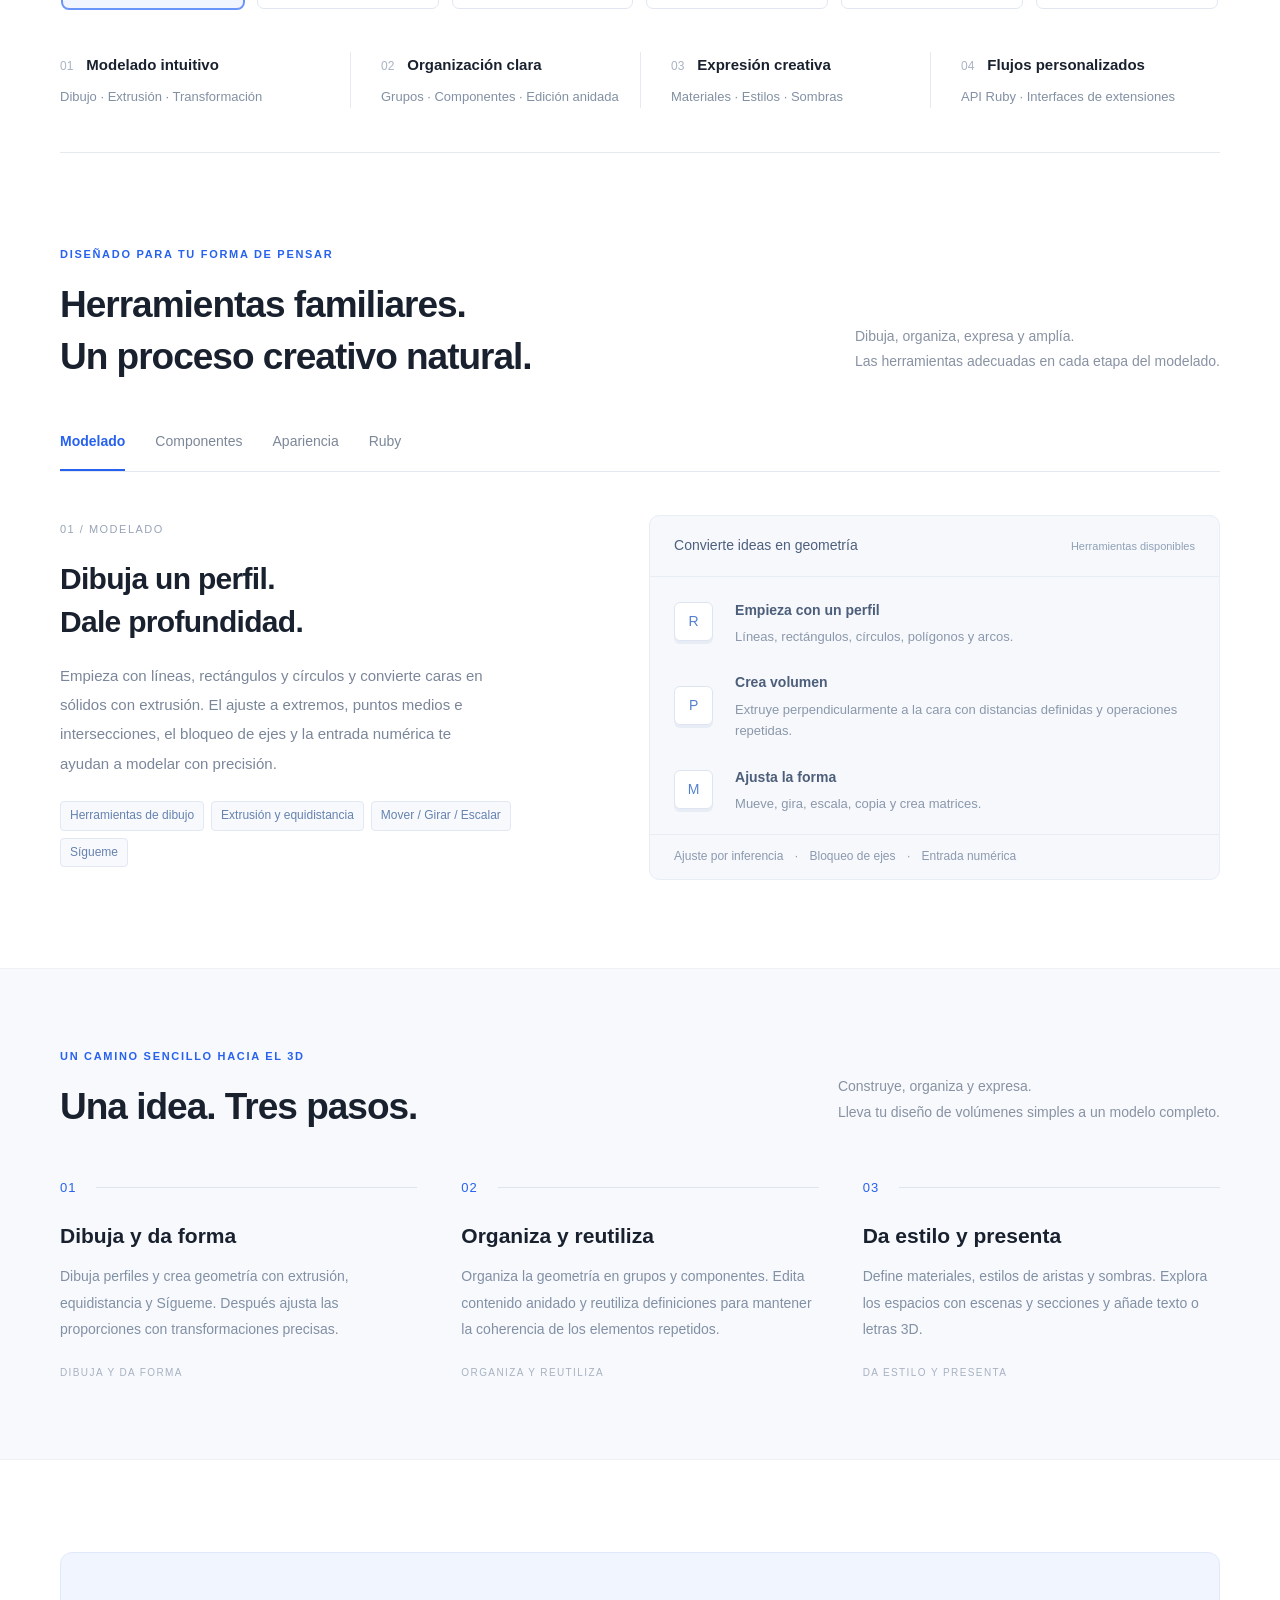
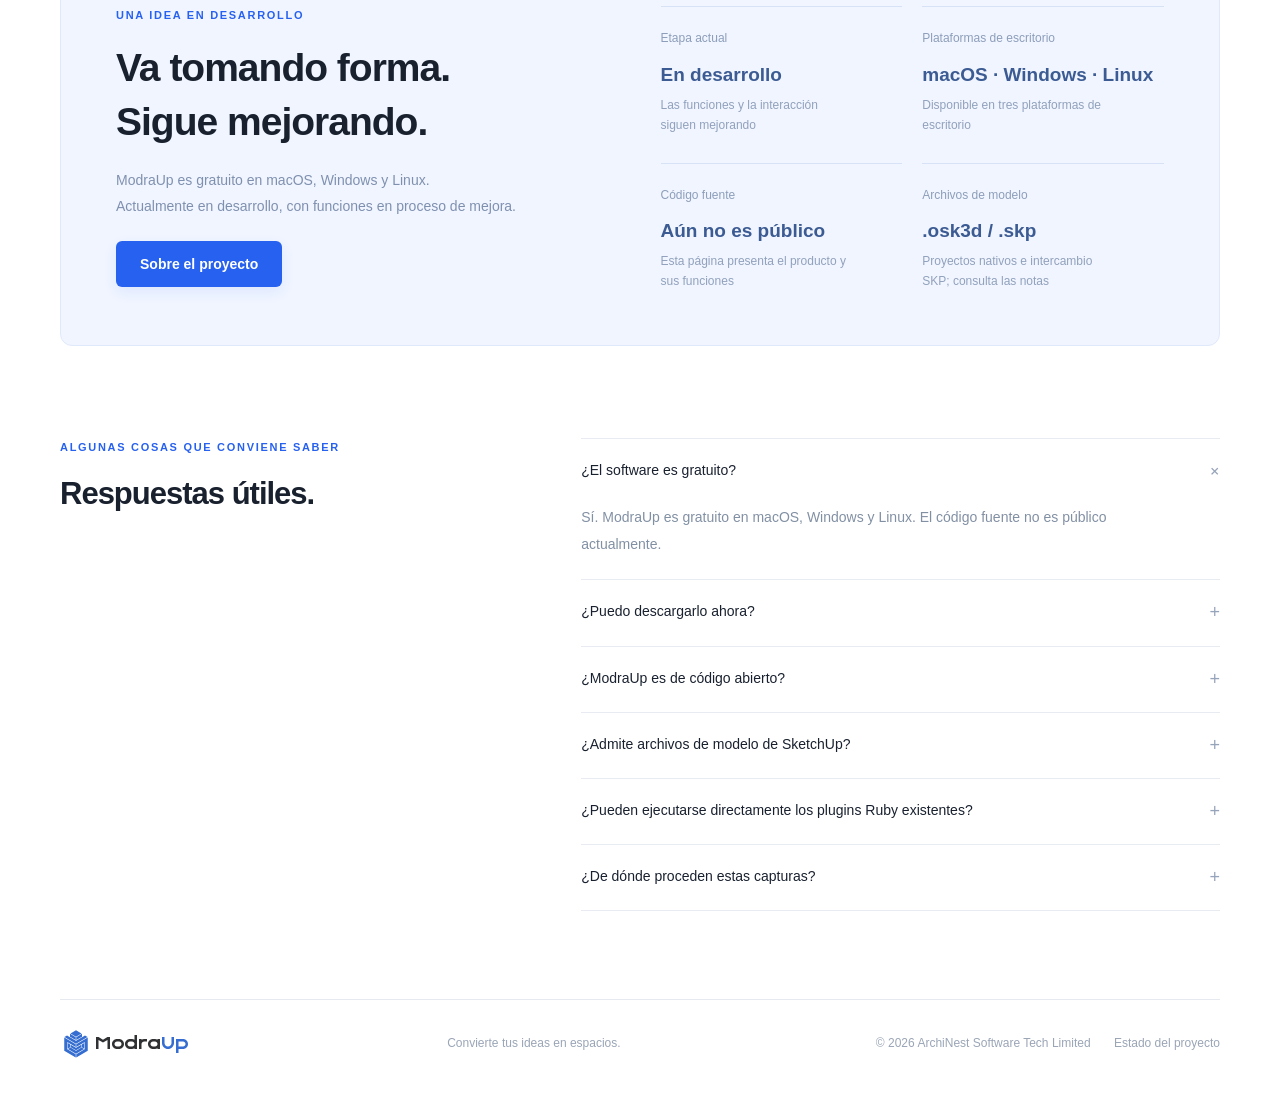
<file: es.html>
<!doctype html>
<html lang="es">
<head>
  <meta charset="utf-8">
  <meta name="viewport" content="width=device-width,initial-scale=1">
  <meta name="description" content="ModraUp es una herramienta gratuita de modelado 3D para macOS, Windows y Linux. Descubre sus herramientas de dibujo, extrusión, grupos, componentes, materiales, estilos y extensiones Ruby.">
  <meta name="theme-color" content="#2761ef">
  <title>ModraUp — Convierte tus ideas en espacios.</title>
  <link rel="alternate" hreflang="zh-CN" href="index.html">
  <link rel="alternate" hreflang="zh-Hant" href="zh-hant.html">
  <link rel="alternate" hreflang="en" href="en.html">
  <link rel="alternate" hreflang="es" href="es.html">
  <link rel="alternate" hreflang="fr" href="fr.html">
  <link rel="alternate" hreflang="ja" href="ja.html">
  <link rel="alternate" hreflang="ko" href="ko.html">
  <link rel="alternate" hreflang="x-default" href="index.html">
  <link rel="icon" type="image/svg+xml" href="assets/favicon.svg">
  <link rel="stylesheet" href="styles.css">
  <script src="locale-extra.js" defer></script>
  <script src="demo.js" defer></script>
</head>
<body>
  <header class="header">
    <a href="#" class="brand" aria-label="Inicio de ModraUp"><img src="assets/logo.svg" alt="ModraUp" width="132" height="32"></a>
    <nav aria-label="Navegación principal"><a href="#features">Funciones</a><a href="#workflow">Flujo de trabajo</a><a href="#questions">Preguntas frecuentes</a></nav>
    <div class="header-actions"><a class="header-link" href="#project">Estado del proyecto <span class="version">En desarrollo</span></a><details class="language-picker"><summary aria-label="Elegir idioma">Español<span aria-hidden="true">⌄</span></summary><nav class="language-menu" aria-label="Elegir idioma"><a href="index.html" lang="zh-CN" hreflang="zh-CN">简体中文</a><a href="zh-hant.html" lang="zh-Hant" hreflang="zh-Hant">繁體中文</a><a href="en.html" lang="en" hreflang="en">English</a><a href="es.html" lang="es" hreflang="es" aria-current="page">Español</a><a href="fr.html" lang="fr" hreflang="fr">Français</a><a href="ja.html" lang="ja" hreflang="ja">日本語</a><a href="ko.html" lang="ko" hreflang="ko">한국어</a></nav></details></div>
  </header>
  <main>
    <section class="hero wrap">
      <div class="eyebrow"><span class="small-cube">◇</span> UN NUEVO ESPACIO PARA TUS IDEAS <span class="hero-tag">Modelado 3D de escritorio</span></div>
      <div class="hero-row"><div><h1>Da forma<br>a tus <span class="blue">ideas.</span></h1><p class="hero-copy">Desde tu primera línea hasta un modelo 3D completo.<br>Dibuja, da forma y organiza con herramientas familiares,<br class="mobile-break">y deja espacio para tus ideas.</p><div class="hero-actions"><a class="button primary" href="#demo">Ver en acción</a><a class="button secondary" href="#features">Explorar funciones</a></div><p class="hero-note">Uso gratuito <span>·</span> macOS / Windows / Linux</p></div><div class="hero-aside"><span class="aside-rule"></span><p>DIBUJA.<br>DA FORMA.<br>CREA.</p><span>Modela con intuición. Crea con libertad.</span></div></div>
    </section>

    <section class="demo-section wrap" id="demo" aria-label="Capturas de la aplicación">
      <div class="gallery-heading"><span class="section-kicker">DENTRO DE MODRAUP</span><span class="real-capture">macOS · Capturas reales</span></div>
      <figure class="screenshot-panel" id="screenshot-panel" role="tabpanel" aria-labelledby="shot-tab-0">
        <button class="screenshot-open" id="screenshot-open" aria-label="Ampliar: Efectos de sombras" aria-haspopup="dialog"><span class="capture-frame"><img id="screenshot-main" class="capture-image" src="assets/SmallHouse.png" alt="Captura de ModraUp: una casa pequeña con sombra sobre el suelo" width="3456" height="2052" fetchpriority="high"><span class="paint-recolor" aria-hidden="true"></span></span><span class="screenshot-zoom">Ampliar</span></button>
        <figcaption class="screenshot-caption"><div aria-live="polite"><h2 id="screenshot-title">Efectos de sombras</h2><p id="screenshot-description">Una casa pequeña y su sombra sobre el suelo muestran el efecto de las sombras en los volúmenes arquitectónicos.</p></div><span id="screenshot-count">01 / 06</span></figcaption>
      </figure>
      <div class="screenshot-tabs" role="tablist" aria-label="Categorías de capturas">
        <button class="screenshot-tab" id="shot-tab-0" role="tab" aria-selected="true" aria-controls="screenshot-panel" data-screenshot="0" tabindex="0"><span class="capture-frame"><img src="assets/SmallHouse.png" class="capture-image" alt="" width="3456" height="2052" loading="lazy"><span class="paint-recolor" aria-hidden="true"></span></span><span><b>01</b> Efectos de sombras</span></button>
        <button class="screenshot-tab" id="shot-tab-1" role="tab" aria-selected="false" aria-controls="screenshot-panel" data-screenshot="1" tabindex="-1"><span class="capture-frame"><img src="assets/Add3DText.png" class="capture-image" alt="" width="3456" height="2052" loading="lazy"><span class="paint-recolor" aria-hidden="true"></span></span><span><b>02</b> Texto 3D con scripts</span></button>
        <button class="screenshot-tab" id="shot-tab-2" role="tab" aria-selected="false" aria-controls="screenshot-panel" data-screenshot="2" tabindex="-1"><span class="capture-frame"><img src="assets/Secion.png" class="capture-image" alt="" width="3456" height="2052" loading="lazy"><span class="paint-recolor" aria-hidden="true"></span></span><span><b>03</b> Planos de sección</span></button>
        <button class="screenshot-tab" id="shot-tab-3" role="tab" aria-selected="false" aria-controls="screenshot-panel" data-screenshot="3" tabindex="-1"><span class="capture-frame"><img src="assets/BigTerrain.png" class="capture-image" alt="" width="3456" height="2052" loading="lazy"><span class="paint-recolor" aria-hidden="true"></span></span><span><b>04</b> Prueba de modelo de terreno</span></button>
        <button class="screenshot-tab" id="shot-tab-4" role="tab" aria-selected="false" aria-controls="screenshot-panel" data-screenshot="4" tabindex="-1"><span class="capture-frame"><img src="assets/BigModel-1.png" class="capture-image" alt="" width="3456" height="2052" loading="lazy"><span class="paint-recolor" aria-hidden="true"></span></span><span><b>05</b> Edificio comercial · Detalle</span></button>
        <button class="screenshot-tab" id="shot-tab-5" role="tab" aria-selected="false" aria-controls="screenshot-panel" data-screenshot="5" tabindex="-1"><span class="capture-frame"><img src="assets/BigModel-2.png" class="capture-image" alt="" width="3456" height="2052" loading="lazy"><span class="paint-recolor" aria-hidden="true"></span></span><span><b>06</b> Edificio comercial · Vista aérea</span></button>
      </div>
      <dialog class="screenshot-dialog" id="screenshot-dialog" aria-labelledby="lightbox-title">
        <div class="lightbox-header"><h2 id="lightbox-title">Efectos de sombras</h2><div><a id="screenshot-original" href="assets/SmallHouse.png" target="_blank" rel="noopener">Abrir original</a><button id="lightbox-close" autofocus>Cerrar</button></div></div>
        <div class="lightbox-stage"><span class="capture-frame"><img id="lightbox-image" class="capture-image" src="assets/SmallHouse.png" alt="Captura de ModraUp: una casa pequeña con sombra sobre el suelo" width="3456" height="2052"><span class="paint-recolor" aria-hidden="true"></span></span></div>
        <div class="lightbox-footer"><button id="screenshot-previous">Anterior</button><span id="lightbox-count" aria-live="polite">01 / 06</span><button id="screenshot-next">Siguiente</button></div>
      </dialog>
    </section>

    <section class="capability-strip wrap" aria-label="Funciones principales"><div><span>01</span><strong>Modelado intuitivo</strong><p>Dibujo · Extrusión · Transformación</p></div><div><span>02</span><strong>Organización clara</strong><p>Grupos · Componentes · Edición anidada</p></div><div><span>03</span><strong>Expresión creativa</strong><p>Materiales · Estilos · Sombras</p></div><div><span>04</span><strong>Flujos personalizados</strong><p>API Ruby · Interfaces de extensiones</p></div></section>

    <section class="features wrap section" id="features"><div class="section-heading"><div><p class="section-kicker">DISEÑADO PARA TU FORMA DE PENSAR</p><h2>Herramientas familiares.<br>Un proceso creativo natural.</h2></div><p>Dibuja, organiza, expresa y amplía.<br>Las herramientas adecuadas en cada etapa del modelado.</p></div>
      <div class="feature-tabs" role="tablist" aria-label="Categorías de funciones"><button id="tab-modeling" role="tab" aria-selected="true" aria-controls="feature-panel" data-feature="modeling">Modelado</button><button id="tab-organize" role="tab" aria-selected="false" aria-controls="feature-panel" data-feature="organize" tabindex="-1">Componentes</button><button id="tab-appearance" role="tab" aria-selected="false" aria-controls="feature-panel" data-feature="appearance" tabindex="-1">Apariencia</button><button id="tab-extend" role="tab" aria-selected="false" aria-controls="feature-panel" data-feature="extend" tabindex="-1">Ruby</button></div>
      <div class="feature-panel" id="feature-panel" role="tabpanel" aria-labelledby="tab-modeling" tabindex="0"><div class="feature-copy"><span class="feature-number" id="feature-number">01 / MODELADO</span><h3 id="feature-title">Dibuja un perfil.<br>Dale profundidad.</h3><p id="feature-description">Empieza con líneas, rectángulos y círculos y convierte caras en sólidos con extrusión. El ajuste a extremos, puntos medios e intersecciones, el bloqueo de ejes y la entrada numérica te ayudan a modelar con precisión.</p><div class="feature-tags" id="feature-tags"><span>Herramientas de dibujo</span><span>Extrusión y equidistancia</span><span>Mover / Girar / Escalar</span><span>Sígueme</span></div></div><div class="feature-detail" id="feature-detail"><div class="detail-head"><span>Convierte ideas en geometría</span><span class="detail-badge">Herramientas disponibles</span></div><div class="detail-row"><b>R</b><div><strong>Empieza con un perfil</strong><p>Líneas, rectángulos, círculos, polígonos y arcos.</p></div></div><div class="detail-row"><b>P</b><div><strong>Crea volumen</strong><p>Extruye perpendicularmente a la cara con distancias definidas y operaciones repetidas.</p></div></div><div class="detail-row"><b>M</b><div><strong>Ajusta la forma</strong><p>Mueve, gira, escala, copia y crea matrices.</p></div></div><div class="detail-footer">Ajuste por inferencia <span>·</span> Bloqueo de ejes <span>·</span> Entrada numérica</div></div></div>
    </section>

    <section class="workflow-section" id="workflow"><div class="wrap section"><div class="section-heading"><div><p class="section-kicker">UN CAMINO SENCILLO HACIA EL 3D</p><h2>Una idea. Tres pasos.</h2></div><p>Construye, organiza y expresa.<br>Lleva tu diseño de volúmenes simples a un modelo completo.</p></div><div class="steps"><article><span class="step-no">01 <i></i></span><h3>Dibuja y da forma</h3><p>Dibuja perfiles y crea geometría con extrusión, equidistancia y Sígueme. Después ajusta las proporciones con transformaciones precisas.</p><span class="step-foot">DIBUJA Y DA FORMA</span></article><article><span class="step-no">02 <i></i></span><h3>Organiza y reutiliza</h3><p>Organiza la geometría en grupos y componentes. Edita contenido anidado y reutiliza definiciones para mantener la coherencia de los elementos repetidos.</p><span class="step-foot">ORGANIZA Y REUTILIZA</span></article><article><span class="step-no">03 <i></i></span><h3>Da estilo y presenta</h3><p>Define materiales, estilos de aristas y sombras. Explora los espacios con escenas y secciones y añade texto o letras 3D.</p><span class="step-foot">DA ESTILO Y PRESENTA</span></article></div></div></section>

    <section class="project-section wrap section" id="project"><div class="project-card"><div><p class="section-kicker">UNA IDEA EN DESARROLLO</p><h2>Va tomando forma.<br>Sigue mejorando.</h2><p>ModraUp es gratuito en macOS, Windows y Linux.<br>Actualmente en desarrollo, con funciones en proceso de mejora.</p><a class="button primary" href="#questions">Sobre el proyecto</a></div><div class="project-facts"><div><span>Etapa actual</span><strong>En desarrollo</strong><p>Las funciones y la interacción siguen mejorando</p></div><div><span>Plataformas de escritorio</span><strong>macOS · Windows · Linux</strong><p>Disponible en tres plataformas de escritorio</p></div><div><span>Código fuente</span><strong>Aún no es público</strong><p>Esta página presenta el producto y sus funciones</p></div><div><span>Archivos de modelo</span><strong>.osk3d / .skp</strong><p>Proyectos nativos e intercambio SKP; consulta las notas</p></div></div></div></section>

    <section class="faq wrap section" id="questions"><div class="faq-title"><p class="section-kicker">ALGUNAS COSAS QUE CONVIENE SABER</p><h2>Respuestas útiles.</h2></div><div class="faq-list"><details open><summary>¿El software es gratuito?<span>+</span></summary><p>Sí. ModraUp es gratuito en macOS, Windows y Linux. El código fuente no es público actualmente.</p></details><details><summary>¿Puedo descargarlo ahora?<span>+</span></summary><p>El proyecto está en desarrollo. Aún no se han anunciado el canal de descarga pública ni la fecha de lanzamiento. Esta página presenta las funciones actuales y no ofrece un instalador.</p></details><details><summary>¿ModraUp es de código abierto?<span>+</span></summary><p>El código fuente no es público actualmente. Cualquier plan para publicarlo se anunciará por separado.</p></details><details><summary>¿Admite archivos de modelo de SketchUp?<span>+</span></summary><p>OpenSKP permite importar y exportar .skp; el formato nativo del proyecto es .osk3d. El intercambio SKP no cubre todas las funciones: los modelos con entidades de sección deben guardarse como .osk3d, y los ajustes de sombras del modelo y las escenas no se conservan por completo al intercambiar SKP.</p></details><details><summary>¿Pueden ejecutarse directamente los plugins Ruby existentes?<span>+</span></summary><p>El proyecto está implementando una API Ruby con nombres equivalentes a los de SketchUp, que incluye carga de extensiones, consola Ruby, barras de herramientas e interfaces HTML. La cobertura y el comportamiento de la API aún son incompletos, por lo que cada plugin requiere pruebas individuales. No se garantiza la compatibilidad total.</p></details><details><summary>¿De dónde proceden estas capturas?<span>+</span></summary><p>Estas seis capturas se tomaron en ModraUp sobre macOS. Muestran las sombras de una casa, texto 3D creado con scripts, planos de sección, un gran modelo de terreno y dos vistas exteriores de un gran edificio comercial. Las pruebas corresponden a escenas concretas y no representan el rendimiento de todos los modelos.</p></details></div></section>
  </main>
  <footer class="footer wrap"><a href="#" class="brand"><img src="assets/logo.svg" alt="ModraUp" width="132" height="32"></a><span>Convierte tus ideas en espacios.</span><span>© <span id="year">2026</span> ArchiNest Software Tech Limited <a href="#project">Estado del proyecto</a></span></footer>
</body>
</html>
</file>
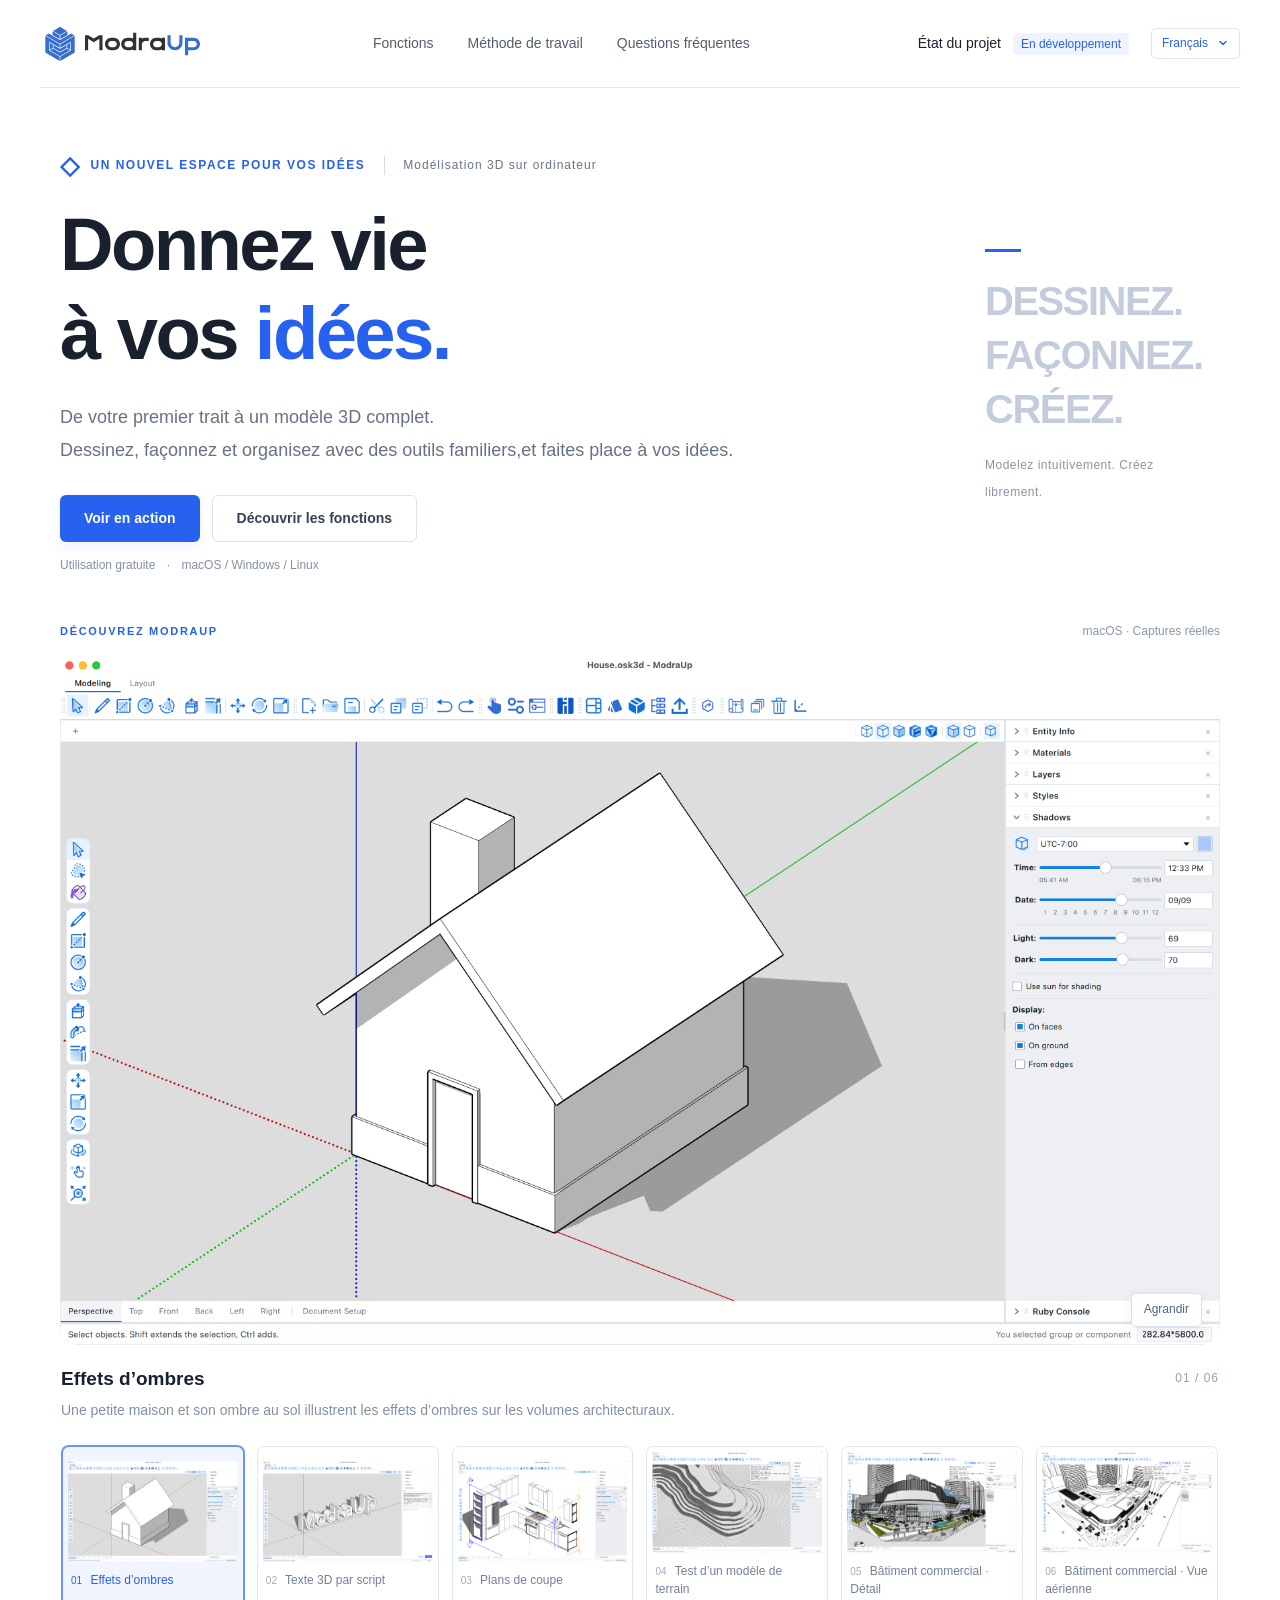
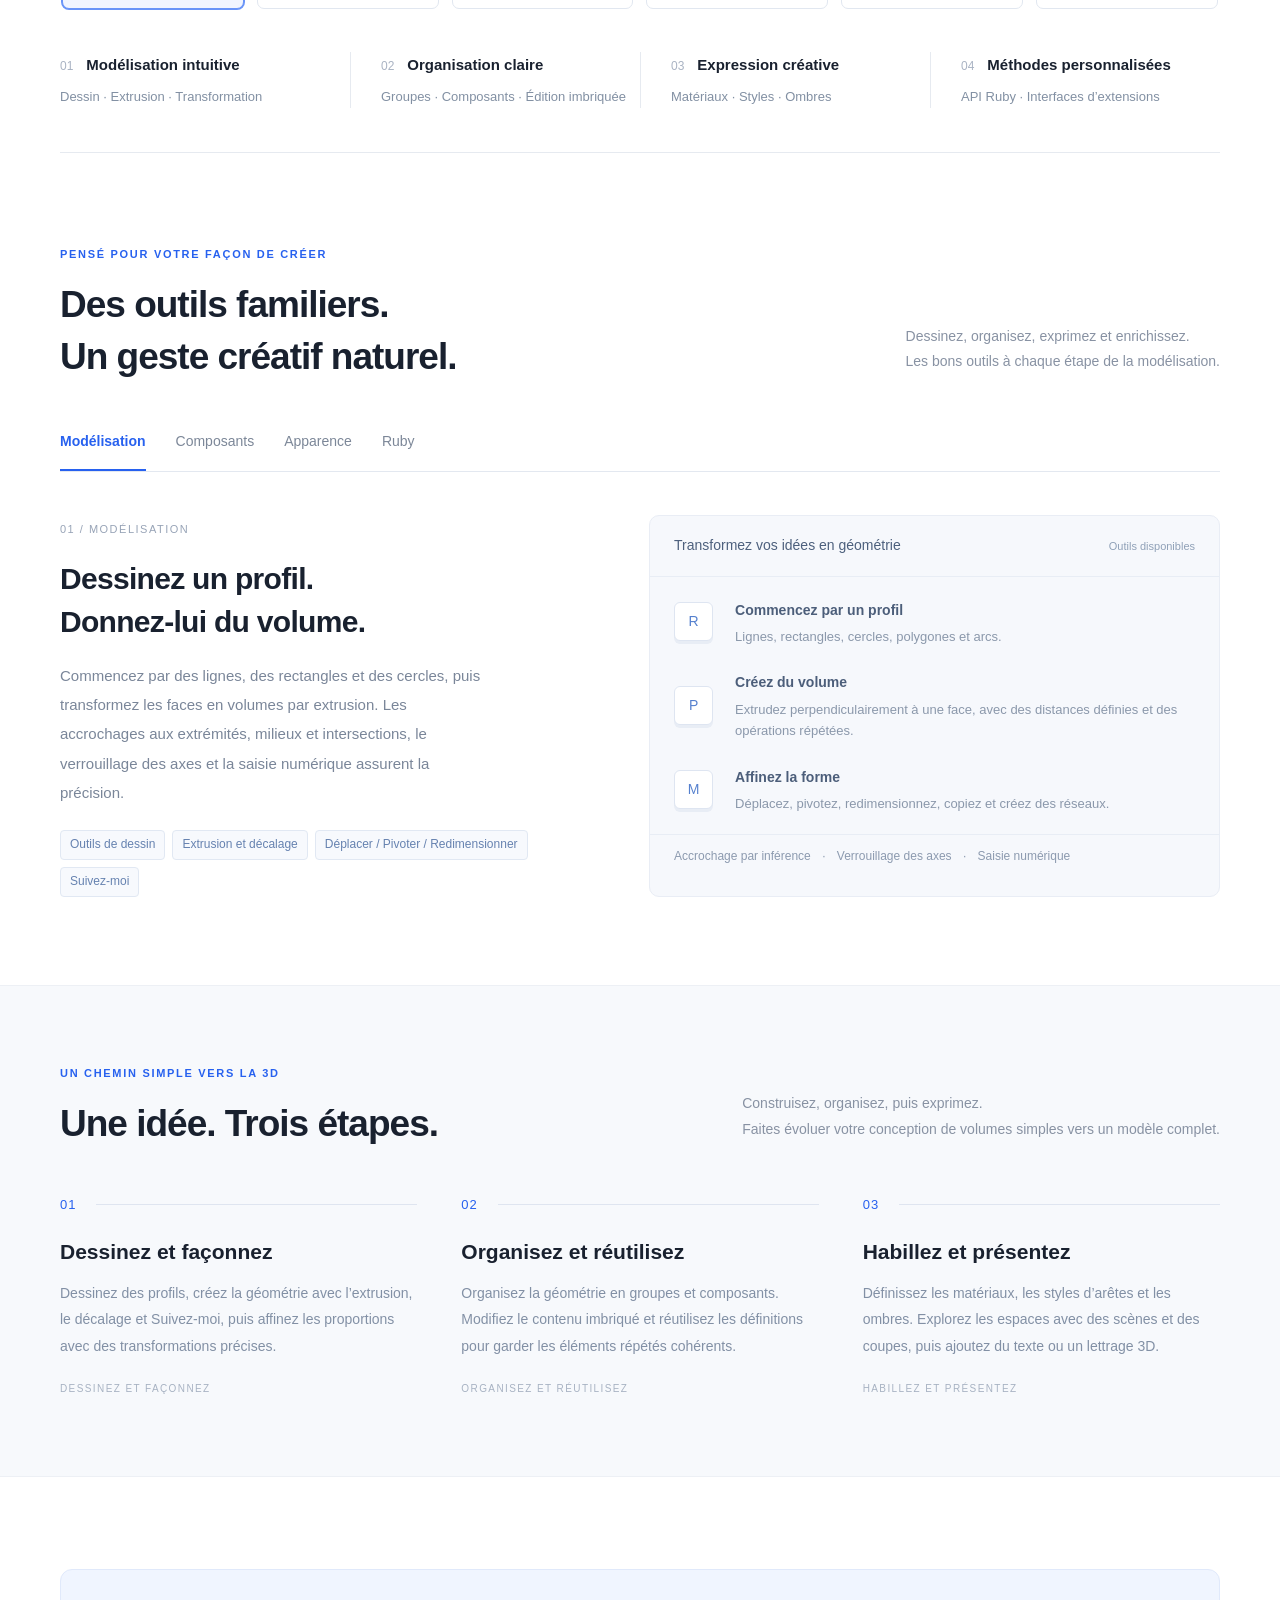
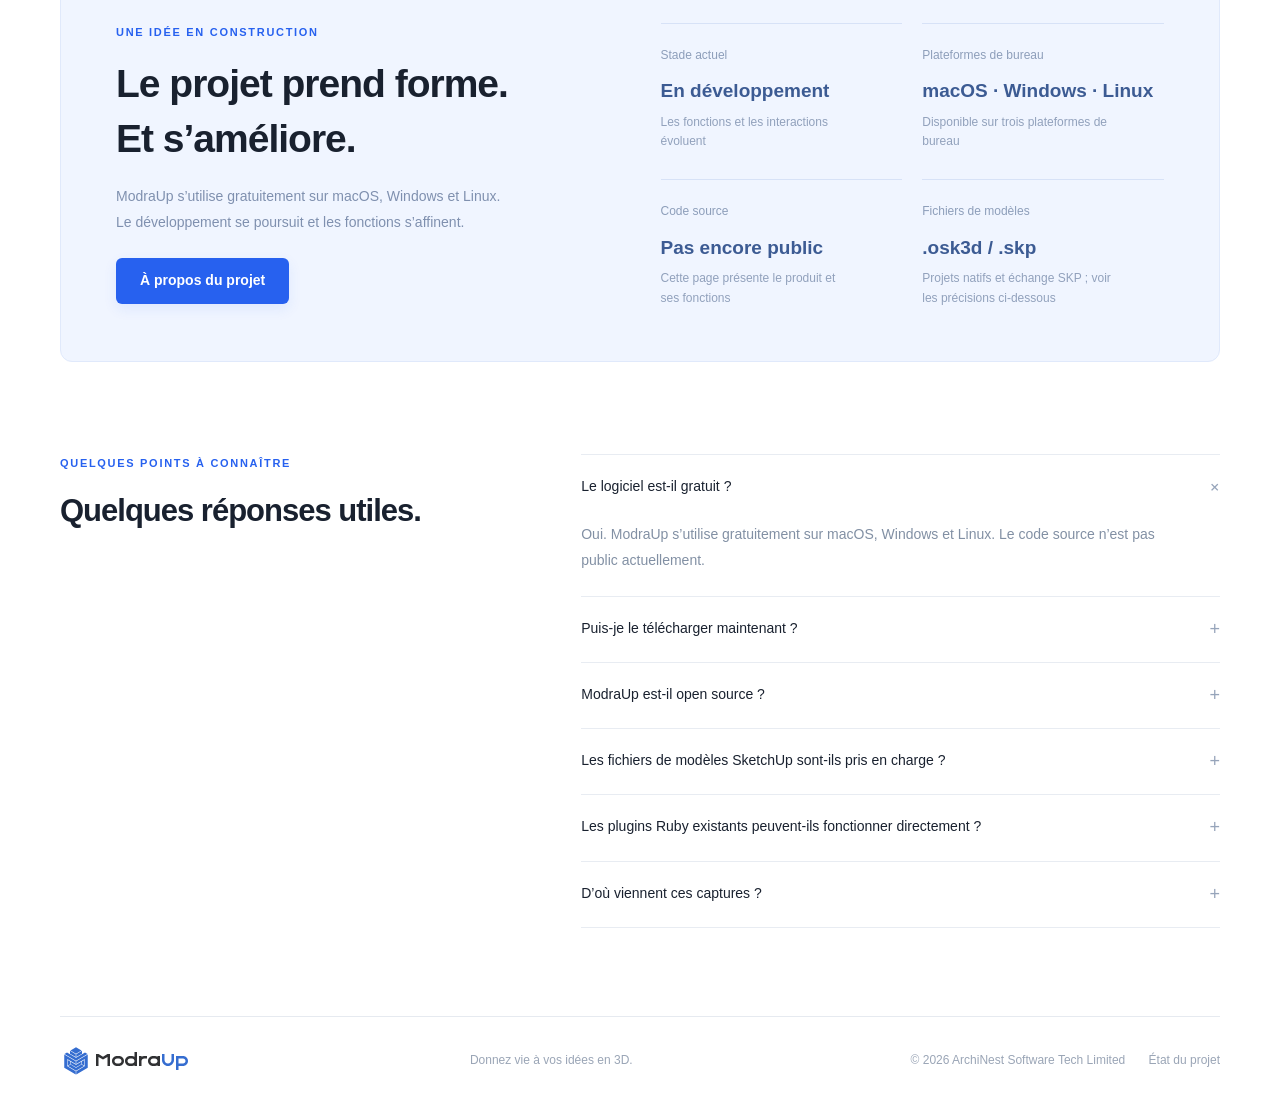
<file: fr.html>
<!doctype html>
<html lang="fr">
<head>
  <meta charset="utf-8">
  <meta name="viewport" content="width=device-width,initial-scale=1">
  <meta name="description" content="ModraUp est un outil gratuit de modélisation 3D pour macOS, Windows et Linux. Découvrez le dessin, l’extrusion, les groupes, les composants, les matériaux, les styles et les extensions Ruby.">
  <meta name="theme-color" content="#2761ef">
  <title>ModraUp — Donnez vie à vos idées en 3D.</title>
  <link rel="alternate" hreflang="zh-CN" href="index.html">
  <link rel="alternate" hreflang="zh-Hant" href="zh-hant.html">
  <link rel="alternate" hreflang="en" href="en.html">
  <link rel="alternate" hreflang="es" href="es.html">
  <link rel="alternate" hreflang="fr" href="fr.html">
  <link rel="alternate" hreflang="ja" href="ja.html">
  <link rel="alternate" hreflang="ko" href="ko.html">
  <link rel="alternate" hreflang="x-default" href="index.html">
  <link rel="icon" type="image/svg+xml" href="assets/favicon.svg">
  <link rel="stylesheet" href="styles.css">
  <script src="locale-extra.js" defer></script>
  <script src="demo.js" defer></script>
</head>
<body>
  <header class="header">
    <a href="#" class="brand" aria-label="Accueil ModraUp"><img src="assets/logo.svg" alt="ModraUp" width="132" height="32"></a>
    <nav aria-label="Navigation principale"><a href="#features">Fonctions</a><a href="#workflow">Méthode de travail</a><a href="#questions">Questions fréquentes</a></nav>
    <div class="header-actions"><a class="header-link" href="#project">État du projet <span class="version">En développement</span></a><details class="language-picker"><summary aria-label="Choisir la langue">Français<span aria-hidden="true">⌄</span></summary><nav class="language-menu" aria-label="Choisir la langue"><a href="index.html" lang="zh-CN" hreflang="zh-CN">简体中文</a><a href="zh-hant.html" lang="zh-Hant" hreflang="zh-Hant">繁體中文</a><a href="en.html" lang="en" hreflang="en">English</a><a href="es.html" lang="es" hreflang="es">Español</a><a href="fr.html" lang="fr" hreflang="fr" aria-current="page">Français</a><a href="ja.html" lang="ja" hreflang="ja">日本語</a><a href="ko.html" lang="ko" hreflang="ko">한국어</a></nav></details></div>
  </header>
  <main>
    <section class="hero wrap">
      <div class="eyebrow"><span class="small-cube">◇</span> UN NOUVEL ESPACE POUR VOS IDÉES <span class="hero-tag">Modélisation 3D sur ordinateur</span></div>
      <div class="hero-row"><div><h1>Donnez vie<br>à vos <span class="blue">idées.</span></h1><p class="hero-copy">De votre premier trait à un modèle 3D complet.<br>Dessinez, façonnez et organisez avec des outils familiers,<br class="mobile-break">et faites place à vos idées.</p><div class="hero-actions"><a class="button primary" href="#demo">Voir en action</a><a class="button secondary" href="#features">Découvrir les fonctions</a></div><p class="hero-note">Utilisation gratuite <span>·</span> macOS / Windows / Linux</p></div><div class="hero-aside"><span class="aside-rule"></span><p>DESSINEZ.<br>FAÇONNEZ.<br>CRÉEZ.</p><span>Modelez intuitivement. Créez librement.</span></div></div>
    </section>

    <section class="demo-section wrap" id="demo" aria-label="Captures de l’application">
      <div class="gallery-heading"><span class="section-kicker">DÉCOUVREZ MODRAUP</span><span class="real-capture">macOS · Captures réelles</span></div>
      <figure class="screenshot-panel" id="screenshot-panel" role="tabpanel" aria-labelledby="shot-tab-0">
        <button class="screenshot-open" id="screenshot-open" aria-label="Agrandir : Effets d’ombres" aria-haspopup="dialog"><span class="capture-frame"><img id="screenshot-main" class="capture-image" src="assets/SmallHouse.png" alt="Capture de ModraUp : une petite maison et son ombre au sol" width="3456" height="2052" fetchpriority="high"><span class="paint-recolor" aria-hidden="true"></span></span><span class="screenshot-zoom">Agrandir</span></button>
        <figcaption class="screenshot-caption"><div aria-live="polite"><h2 id="screenshot-title">Effets d’ombres</h2><p id="screenshot-description">Une petite maison et son ombre au sol illustrent les effets d’ombres sur les volumes architecturaux.</p></div><span id="screenshot-count">01 / 06</span></figcaption>
      </figure>
      <div class="screenshot-tabs" role="tablist" aria-label="Catégories de captures">
        <button class="screenshot-tab" id="shot-tab-0" role="tab" aria-selected="true" aria-controls="screenshot-panel" data-screenshot="0" tabindex="0"><span class="capture-frame"><img src="assets/SmallHouse.png" class="capture-image" alt="" width="3456" height="2052" loading="lazy"><span class="paint-recolor" aria-hidden="true"></span></span><span><b>01</b> Effets d’ombres</span></button>
        <button class="screenshot-tab" id="shot-tab-1" role="tab" aria-selected="false" aria-controls="screenshot-panel" data-screenshot="1" tabindex="-1"><span class="capture-frame"><img src="assets/Add3DText.png" class="capture-image" alt="" width="3456" height="2052" loading="lazy"><span class="paint-recolor" aria-hidden="true"></span></span><span><b>02</b> Texte 3D par script</span></button>
        <button class="screenshot-tab" id="shot-tab-2" role="tab" aria-selected="false" aria-controls="screenshot-panel" data-screenshot="2" tabindex="-1"><span class="capture-frame"><img src="assets/Secion.png" class="capture-image" alt="" width="3456" height="2052" loading="lazy"><span class="paint-recolor" aria-hidden="true"></span></span><span><b>03</b> Plans de coupe</span></button>
        <button class="screenshot-tab" id="shot-tab-3" role="tab" aria-selected="false" aria-controls="screenshot-panel" data-screenshot="3" tabindex="-1"><span class="capture-frame"><img src="assets/BigTerrain.png" class="capture-image" alt="" width="3456" height="2052" loading="lazy"><span class="paint-recolor" aria-hidden="true"></span></span><span><b>04</b> Test d’un modèle de terrain</span></button>
        <button class="screenshot-tab" id="shot-tab-4" role="tab" aria-selected="false" aria-controls="screenshot-panel" data-screenshot="4" tabindex="-1"><span class="capture-frame"><img src="assets/BigModel-1.png" class="capture-image" alt="" width="3456" height="2052" loading="lazy"><span class="paint-recolor" aria-hidden="true"></span></span><span><b>05</b> Bâtiment commercial · Détail</span></button>
        <button class="screenshot-tab" id="shot-tab-5" role="tab" aria-selected="false" aria-controls="screenshot-panel" data-screenshot="5" tabindex="-1"><span class="capture-frame"><img src="assets/BigModel-2.png" class="capture-image" alt="" width="3456" height="2052" loading="lazy"><span class="paint-recolor" aria-hidden="true"></span></span><span><b>06</b> Bâtiment commercial · Vue aérienne</span></button>
      </div>
      <dialog class="screenshot-dialog" id="screenshot-dialog" aria-labelledby="lightbox-title">
        <div class="lightbox-header"><h2 id="lightbox-title">Effets d’ombres</h2><div><a id="screenshot-original" href="assets/SmallHouse.png" target="_blank" rel="noopener">Ouvrir l’original</a><button id="lightbox-close" autofocus>Fermer</button></div></div>
        <div class="lightbox-stage"><span class="capture-frame"><img id="lightbox-image" class="capture-image" src="assets/SmallHouse.png" alt="Capture de ModraUp : une petite maison et son ombre au sol" width="3456" height="2052"><span class="paint-recolor" aria-hidden="true"></span></span></div>
        <div class="lightbox-footer"><button id="screenshot-previous">Précédente</button><span id="lightbox-count" aria-live="polite">01 / 06</span><button id="screenshot-next">Suivante</button></div>
      </dialog>
    </section>

    <section class="capability-strip wrap" aria-label="Fonctions principales"><div><span>01</span><strong>Modélisation intuitive</strong><p>Dessin · Extrusion · Transformation</p></div><div><span>02</span><strong>Organisation claire</strong><p>Groupes · Composants · Édition imbriquée</p></div><div><span>03</span><strong>Expression créative</strong><p>Matériaux · Styles · Ombres</p></div><div><span>04</span><strong>Méthodes personnalisées</strong><p>API Ruby · Interfaces d’extensions</p></div></section>

    <section class="features wrap section" id="features"><div class="section-heading"><div><p class="section-kicker">PENSÉ POUR VOTRE FAÇON DE CRÉER</p><h2>Des outils familiers.<br>Un geste créatif naturel.</h2></div><p>Dessinez, organisez, exprimez et enrichissez.<br>Les bons outils à chaque étape de la modélisation.</p></div>
      <div class="feature-tabs" role="tablist" aria-label="Catégories de fonctions"><button id="tab-modeling" role="tab" aria-selected="true" aria-controls="feature-panel" data-feature="modeling">Modélisation</button><button id="tab-organize" role="tab" aria-selected="false" aria-controls="feature-panel" data-feature="organize" tabindex="-1">Composants</button><button id="tab-appearance" role="tab" aria-selected="false" aria-controls="feature-panel" data-feature="appearance" tabindex="-1">Apparence</button><button id="tab-extend" role="tab" aria-selected="false" aria-controls="feature-panel" data-feature="extend" tabindex="-1">Ruby</button></div>
      <div class="feature-panel" id="feature-panel" role="tabpanel" aria-labelledby="tab-modeling" tabindex="0"><div class="feature-copy"><span class="feature-number" id="feature-number">01 / MODÉLISATION</span><h3 id="feature-title">Dessinez un profil.<br>Donnez-lui du volume.</h3><p id="feature-description">Commencez par des lignes, des rectangles et des cercles, puis transformez les faces en volumes par extrusion. Les accrochages aux extrémités, milieux et intersections, le verrouillage des axes et la saisie numérique assurent la précision.</p><div class="feature-tags" id="feature-tags"><span>Outils de dessin</span><span>Extrusion et décalage</span><span>Déplacer / Pivoter / Redimensionner</span><span>Suivez-moi</span></div></div><div class="feature-detail" id="feature-detail"><div class="detail-head"><span>Transformez vos idées en géométrie</span><span class="detail-badge">Outils disponibles</span></div><div class="detail-row"><b>R</b><div><strong>Commencez par un profil</strong><p>Lignes, rectangles, cercles, polygones et arcs.</p></div></div><div class="detail-row"><b>P</b><div><strong>Créez du volume</strong><p>Extrudez perpendiculairement à une face, avec des distances définies et des opérations répétées.</p></div></div><div class="detail-row"><b>M</b><div><strong>Affinez la forme</strong><p>Déplacez, pivotez, redimensionnez, copiez et créez des réseaux.</p></div></div><div class="detail-footer">Accrochage par inférence <span>·</span> Verrouillage des axes <span>·</span> Saisie numérique</div></div></div>
    </section>

    <section class="workflow-section" id="workflow"><div class="wrap section"><div class="section-heading"><div><p class="section-kicker">UN CHEMIN SIMPLE VERS LA 3D</p><h2>Une idée. Trois étapes.</h2></div><p>Construisez, organisez, puis exprimez.<br>Faites évoluer votre conception de volumes simples vers un modèle complet.</p></div><div class="steps"><article><span class="step-no">01 <i></i></span><h3>Dessinez et façonnez</h3><p>Dessinez des profils, créez la géométrie avec l’extrusion, le décalage et Suivez-moi, puis affinez les proportions avec des transformations précises.</p><span class="step-foot">DESSINEZ ET FAÇONNEZ</span></article><article><span class="step-no">02 <i></i></span><h3>Organisez et réutilisez</h3><p>Organisez la géométrie en groupes et composants. Modifiez le contenu imbriqué et réutilisez les définitions pour garder les éléments répétés cohérents.</p><span class="step-foot">ORGANISEZ ET RÉUTILISEZ</span></article><article><span class="step-no">03 <i></i></span><h3>Habillez et présentez</h3><p>Définissez les matériaux, les styles d’arêtes et les ombres. Explorez les espaces avec des scènes et des coupes, puis ajoutez du texte ou un lettrage 3D.</p><span class="step-foot">HABILLEZ ET PRÉSENTEZ</span></article></div></div></section>

    <section class="project-section wrap section" id="project"><div class="project-card"><div><p class="section-kicker">UNE IDÉE EN CONSTRUCTION</p><h2>Le projet prend forme.<br>Et s’améliore.</h2><p>ModraUp s’utilise gratuitement sur macOS, Windows et Linux.<br>Le développement se poursuit et les fonctions s’affinent.</p><a class="button primary" href="#questions">À propos du projet</a></div><div class="project-facts"><div><span>Stade actuel</span><strong>En développement</strong><p>Les fonctions et les interactions évoluent</p></div><div><span>Plateformes de bureau</span><strong>macOS · Windows · Linux</strong><p>Disponible sur trois plateformes de bureau</p></div><div><span>Code source</span><strong>Pas encore public</strong><p>Cette page présente le produit et ses fonctions</p></div><div><span>Fichiers de modèles</span><strong>.osk3d / .skp</strong><p>Projets natifs et échange SKP ; voir les précisions ci-dessous</p></div></div></div></section>

    <section class="faq wrap section" id="questions"><div class="faq-title"><p class="section-kicker">QUELQUES POINTS À CONNAÎTRE</p><h2>Quelques réponses utiles.</h2></div><div class="faq-list"><details open><summary>Le logiciel est-il gratuit ?<span>+</span></summary><p>Oui. ModraUp s’utilise gratuitement sur macOS, Windows et Linux. Le code source n’est pas public actuellement.</p></details><details><summary>Puis-je le télécharger maintenant ?<span>+</span></summary><p>Le projet est en développement. Le canal de téléchargement public et la date de sortie n’ont pas encore été annoncés. Cette page présente les fonctions actuelles et ne propose pas d’installateur.</p></details><details><summary>ModraUp est-il open source ?<span>+</span></summary><p>Le code source n’est pas public actuellement. Tout projet d’ouverture du code sera annoncé séparément.</p></details><details><summary>Les fichiers de modèles SketchUp sont-ils pris en charge ?<span>+</span></summary><p>OpenSKP permet l’importation et l’exportation de fichiers .skp ; le format natif est .osk3d. L’échange SKP ne couvre pas toutes les fonctions : les modèles contenant des entités de coupe doivent être enregistrés en .osk3d, et les réglages d’ombres du modèle et des scènes ne sont pas entièrement conservés lors d’un aller-retour SKP.</p></details><details><summary>Les plugins Ruby existants peuvent-ils fonctionner directement ?<span>+</span></summary><p>Le projet implémente une API Ruby reprenant les noms de SketchUp, avec le chargement d’extensions, une console Ruby, des barres d’outils et des interfaces HTML. La couverture et le comportement de l’API restent incomplets ; chaque plugin doit donc être testé. La compatibilité totale n’est pas garantie.</p></details><details><summary>D’où viennent ces captures ?<span>+</span></summary><p>Ces six captures ont été prises dans ModraUp sur macOS. Elles montrent les ombres d’une maison, du texte 3D créé par script, des plans de coupe, un grand modèle de terrain et deux vues extérieures d’un grand bâtiment commercial. Les tests concernent des scènes précises et ne représentent pas les performances de tous les modèles.</p></details></div></section>
  </main>
  <footer class="footer wrap"><a href="#" class="brand"><img src="assets/logo.svg" alt="ModraUp" width="132" height="32"></a><span>Donnez vie à vos idées en 3D.</span><span>© <span id="year">2026</span> ArchiNest Software Tech Limited <a href="#project">État du projet</a></span></footer>
</body>
</html>
</file>
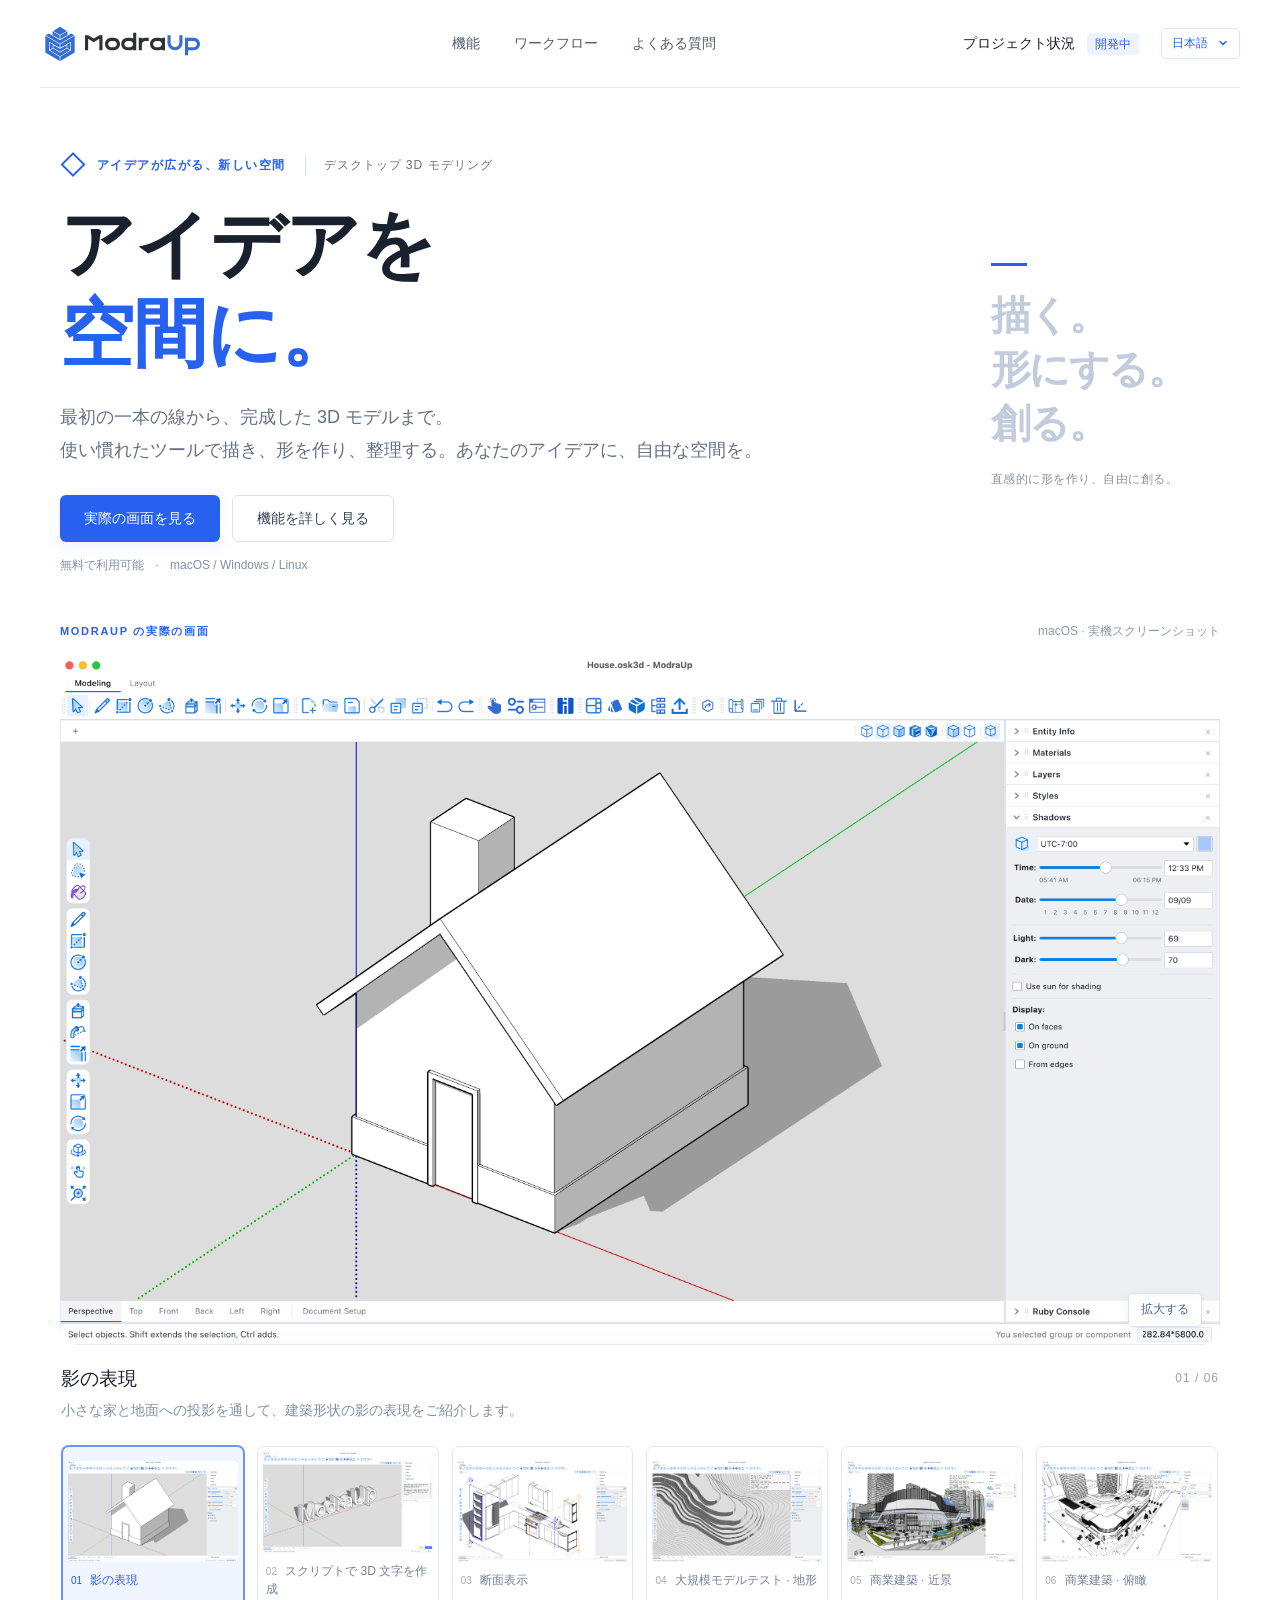
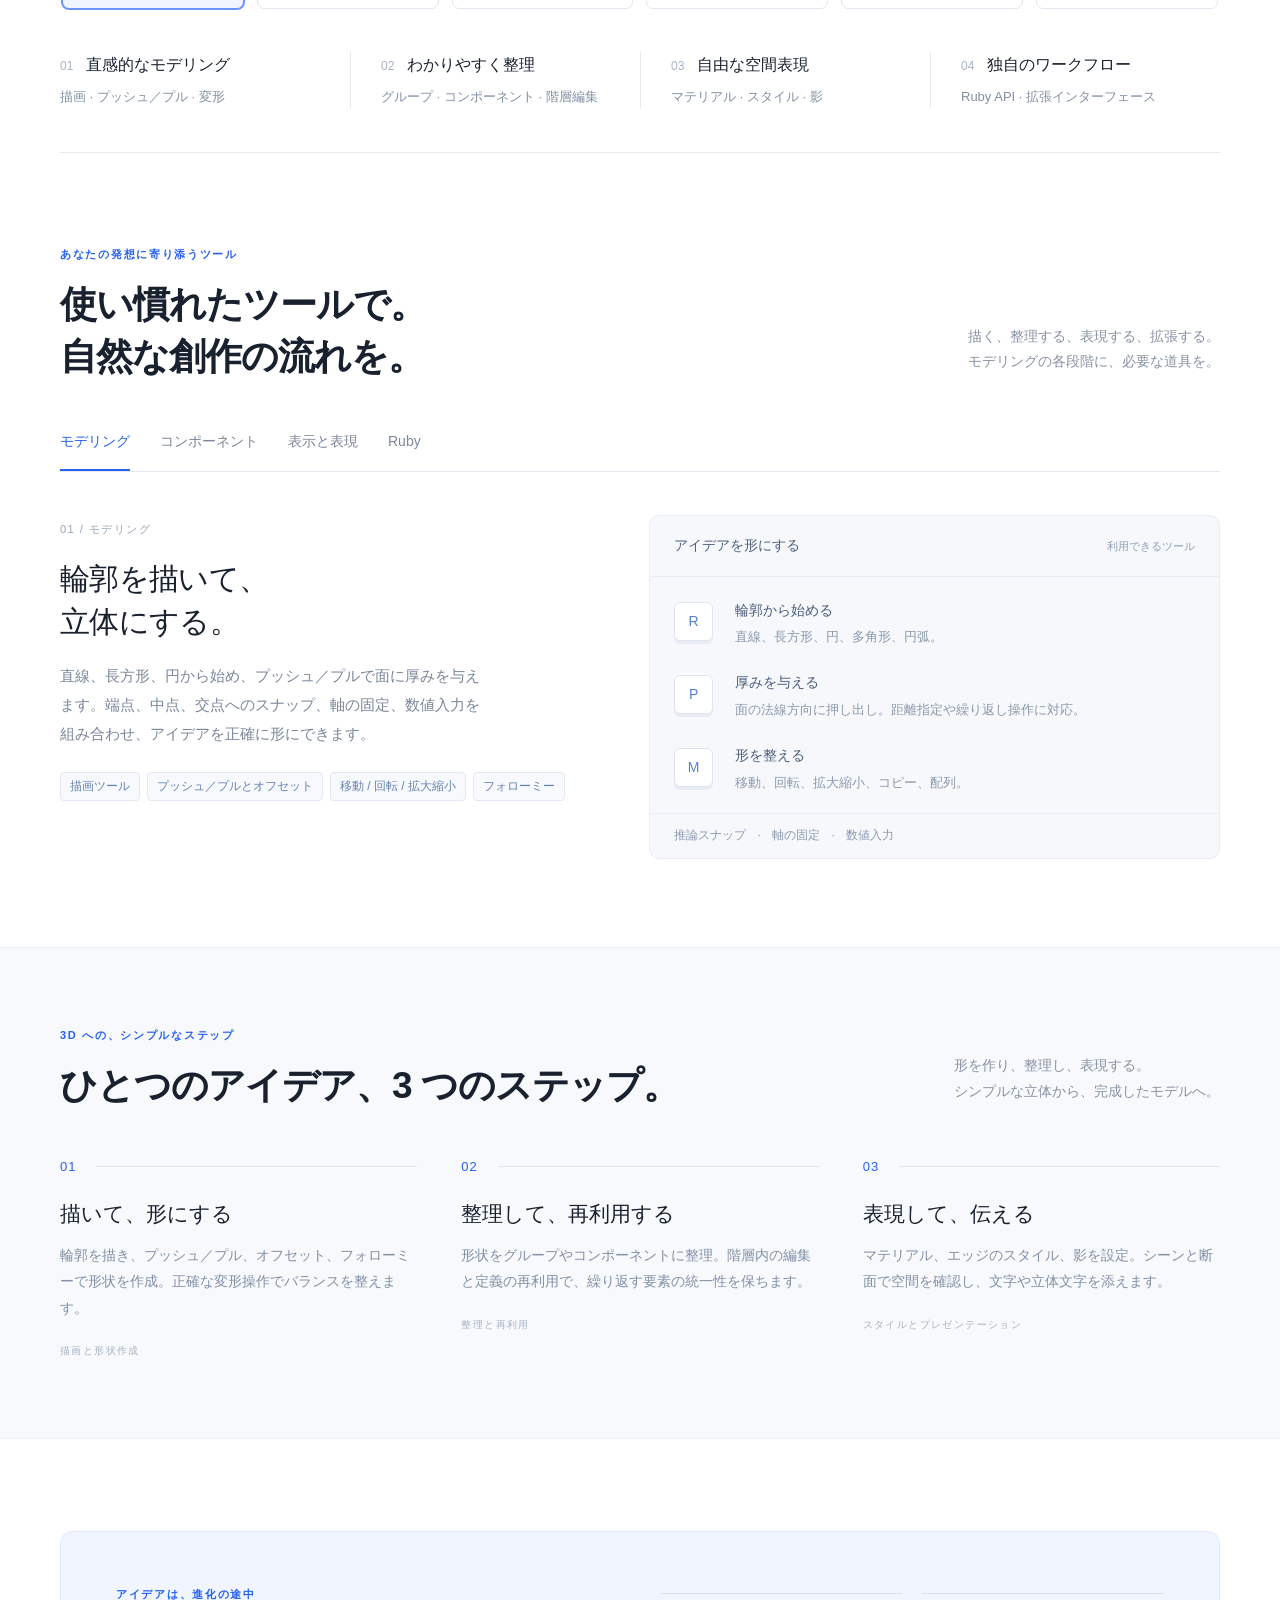
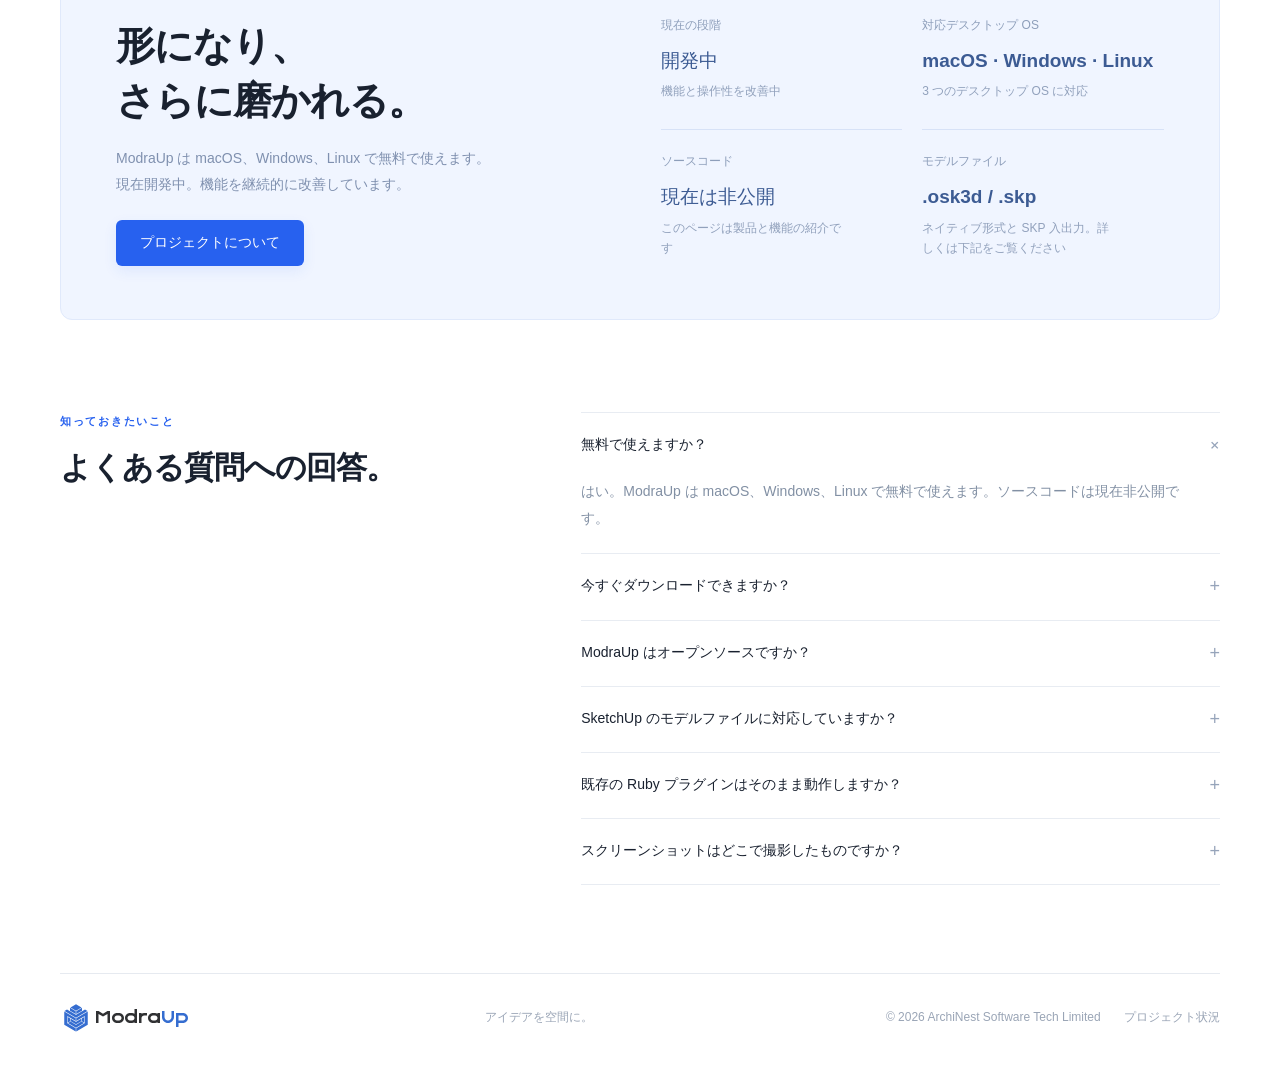
<file: ja.html>
<!doctype html>
<html lang="ja">
<head>
  <meta charset="utf-8">
  <meta name="viewport" content="width=device-width,initial-scale=1">
  <meta name="description" content="ModraUp は macOS、Windows、Linux で無料で使える 3D モデリングソフトです。描画、プッシュ／プル、グループ、コンポーネント、マテリアル、スタイル、Ruby 拡張機能をご紹介します。">
  <meta name="theme-color" content="#2761ef">
  <title>ModraUp — アイデアを空間に。</title>
  <link rel="alternate" hreflang="zh-CN" href="index.html">
  <link rel="alternate" hreflang="zh-Hant" href="zh-hant.html">
  <link rel="alternate" hreflang="en" href="en.html">
  <link rel="alternate" hreflang="es" href="es.html">
  <link rel="alternate" hreflang="fr" href="fr.html">
  <link rel="alternate" hreflang="ja" href="ja.html">
  <link rel="alternate" hreflang="ko" href="ko.html">
  <link rel="alternate" hreflang="x-default" href="index.html">
  <link rel="icon" type="image/svg+xml" href="assets/favicon.svg">
  <link rel="stylesheet" href="styles.css">
  <script src="locale-extra.js" defer></script>
  <script src="demo.js" defer></script>
</head>
<body>
  <header class="header">
    <a href="#" class="brand" aria-label="ModraUp ホーム"><img src="assets/logo.svg" alt="ModraUp" width="132" height="32"></a>
    <nav aria-label="メインナビゲーション"><a href="#features">機能</a><a href="#workflow">ワークフロー</a><a href="#questions">よくある質問</a></nav>
    <div class="header-actions"><a class="header-link" href="#project">プロジェクト状況 <span class="version">開発中</span></a><details class="language-picker"><summary aria-label="言語を選択">日本語<span aria-hidden="true">⌄</span></summary><nav class="language-menu" aria-label="言語を選択"><a href="index.html" lang="zh-CN" hreflang="zh-CN">简体中文</a><a href="zh-hant.html" lang="zh-Hant" hreflang="zh-Hant">繁體中文</a><a href="en.html" lang="en" hreflang="en">English</a><a href="es.html" lang="es" hreflang="es">Español</a><a href="fr.html" lang="fr" hreflang="fr">Français</a><a href="ja.html" lang="ja" hreflang="ja" aria-current="page">日本語</a><a href="ko.html" lang="ko" hreflang="ko">한국어</a></nav></details></div>
  </header>
  <main>
    <section class="hero wrap">
      <div class="eyebrow"><span class="small-cube">◇</span> アイデアが広がる、新しい空間 <span class="hero-tag">デスクトップ 3D モデリング</span></div>
      <div class="hero-row"><div><h1>アイデアを<br> <span class="blue">空間に。</span></h1><p class="hero-copy">最初の一本の線から、完成した 3D モデルまで。<br>使い慣れたツールで描き、形を作り、整理する。<br class="mobile-break">あなたのアイデアに、自由な空間を。</p><div class="hero-actions"><a class="button primary" href="#demo">実際の画面を見る</a><a class="button secondary" href="#features">機能を詳しく見る</a></div><p class="hero-note">無料で利用可能 <span>·</span> macOS / Windows / Linux</p></div><div class="hero-aside"><span class="aside-rule"></span><p>描く。<br>形にする。<br>創る。</p><span>直感的に形を作り、自由に創る。</span></div></div>
    </section>

    <section class="demo-section wrap" id="demo" aria-label="アプリケーションのスクリーンショット">
      <div class="gallery-heading"><span class="section-kicker">MODRAUP の実際の画面</span><span class="real-capture">macOS · 実機スクリーンショット</span></div>
      <figure class="screenshot-panel" id="screenshot-panel" role="tabpanel" aria-labelledby="shot-tab-0">
        <button class="screenshot-open" id="screenshot-open" aria-label="拡大：影の表現" aria-haspopup="dialog"><span class="capture-frame"><img id="screenshot-main" class="capture-image" src="assets/SmallHouse.png" alt="ModraUp の実機画像：小さな家と地面に落ちる影" width="3456" height="2052" fetchpriority="high"><span class="paint-recolor" aria-hidden="true"></span></span><span class="screenshot-zoom">拡大する</span></button>
        <figcaption class="screenshot-caption"><div aria-live="polite"><h2 id="screenshot-title">影の表現</h2><p id="screenshot-description">小さな家と地面への投影を通して、建築形状の影の表現をご紹介します。</p></div><span id="screenshot-count">01 / 06</span></figcaption>
      </figure>
      <div class="screenshot-tabs" role="tablist" aria-label="スクリーンショットの種類">
        <button class="screenshot-tab" id="shot-tab-0" role="tab" aria-selected="true" aria-controls="screenshot-panel" data-screenshot="0" tabindex="0"><span class="capture-frame"><img src="assets/SmallHouse.png" class="capture-image" alt="" width="3456" height="2052" loading="lazy"><span class="paint-recolor" aria-hidden="true"></span></span><span><b>01</b> 影の表現</span></button>
        <button class="screenshot-tab" id="shot-tab-1" role="tab" aria-selected="false" aria-controls="screenshot-panel" data-screenshot="1" tabindex="-1"><span class="capture-frame"><img src="assets/Add3DText.png" class="capture-image" alt="" width="3456" height="2052" loading="lazy"><span class="paint-recolor" aria-hidden="true"></span></span><span><b>02</b> スクリプトで 3D 文字を作成</span></button>
        <button class="screenshot-tab" id="shot-tab-2" role="tab" aria-selected="false" aria-controls="screenshot-panel" data-screenshot="2" tabindex="-1"><span class="capture-frame"><img src="assets/Secion.png" class="capture-image" alt="" width="3456" height="2052" loading="lazy"><span class="paint-recolor" aria-hidden="true"></span></span><span><b>03</b> 断面表示</span></button>
        <button class="screenshot-tab" id="shot-tab-3" role="tab" aria-selected="false" aria-controls="screenshot-panel" data-screenshot="3" tabindex="-1"><span class="capture-frame"><img src="assets/BigTerrain.png" class="capture-image" alt="" width="3456" height="2052" loading="lazy"><span class="paint-recolor" aria-hidden="true"></span></span><span><b>04</b> 大規模モデルテスト · 地形</span></button>
        <button class="screenshot-tab" id="shot-tab-4" role="tab" aria-selected="false" aria-controls="screenshot-panel" data-screenshot="4" tabindex="-1"><span class="capture-frame"><img src="assets/BigModel-1.png" class="capture-image" alt="" width="3456" height="2052" loading="lazy"><span class="paint-recolor" aria-hidden="true"></span></span><span><b>05</b> 商業建築 · 近景</span></button>
        <button class="screenshot-tab" id="shot-tab-5" role="tab" aria-selected="false" aria-controls="screenshot-panel" data-screenshot="5" tabindex="-1"><span class="capture-frame"><img src="assets/BigModel-2.png" class="capture-image" alt="" width="3456" height="2052" loading="lazy"><span class="paint-recolor" aria-hidden="true"></span></span><span><b>06</b> 商業建築 · 俯瞰</span></button>
      </div>
      <dialog class="screenshot-dialog" id="screenshot-dialog" aria-labelledby="lightbox-title">
        <div class="lightbox-header"><h2 id="lightbox-title">影の表現</h2><div><a id="screenshot-original" href="assets/SmallHouse.png" target="_blank" rel="noopener">元の画像を開く</a><button id="lightbox-close" autofocus>閉じる</button></div></div>
        <div class="lightbox-stage"><span class="capture-frame"><img id="lightbox-image" class="capture-image" src="assets/SmallHouse.png" alt="ModraUp の実機画像：小さな家と地面に落ちる影" width="3456" height="2052"><span class="paint-recolor" aria-hidden="true"></span></span></div>
        <div class="lightbox-footer"><button id="screenshot-previous">前へ</button><span id="lightbox-count" aria-live="polite">01 / 06</span><button id="screenshot-next">次へ</button></div>
      </dialog>
    </section>

    <section class="capability-strip wrap" aria-label="主な機能"><div><span>01</span><strong>直感的なモデリング</strong><p>描画 · プッシュ／プル · 変形</p></div><div><span>02</span><strong>わかりやすく整理</strong><p>グループ · コンポーネント · 階層編集</p></div><div><span>03</span><strong>自由な空間表現</strong><p>マテリアル · スタイル · 影</p></div><div><span>04</span><strong>独自のワークフロー</strong><p>Ruby API · 拡張インターフェース</p></div></section>

    <section class="features wrap section" id="features"><div class="section-heading"><div><p class="section-kicker">あなたの発想に寄り添うツール</p><h2>使い慣れたツールで。<br>自然な創作の流れを。</h2></div><p>描く、整理する、表現する、拡張する。<br>モデリングの各段階に、必要な道具を。</p></div>
      <div class="feature-tabs" role="tablist" aria-label="機能の種類"><button id="tab-modeling" role="tab" aria-selected="true" aria-controls="feature-panel" data-feature="modeling">モデリング</button><button id="tab-organize" role="tab" aria-selected="false" aria-controls="feature-panel" data-feature="organize" tabindex="-1">コンポーネント</button><button id="tab-appearance" role="tab" aria-selected="false" aria-controls="feature-panel" data-feature="appearance" tabindex="-1">表示と表現</button><button id="tab-extend" role="tab" aria-selected="false" aria-controls="feature-panel" data-feature="extend" tabindex="-1">Ruby</button></div>
      <div class="feature-panel" id="feature-panel" role="tabpanel" aria-labelledby="tab-modeling" tabindex="0"><div class="feature-copy"><span class="feature-number" id="feature-number">01 / モデリング</span><h3 id="feature-title">輪郭を描いて、<br>立体にする。</h3><p id="feature-description">直線、長方形、円から始め、プッシュ／プルで面に厚みを与えます。端点、中点、交点へのスナップ、軸の固定、数値入力を組み合わせ、アイデアを正確に形にできます。</p><div class="feature-tags" id="feature-tags"><span>描画ツール</span><span>プッシュ／プルとオフセット</span><span>移動 / 回転 / 拡大縮小</span><span>フォローミー</span></div></div><div class="feature-detail" id="feature-detail"><div class="detail-head"><span>アイデアを形にする</span><span class="detail-badge">利用できるツール</span></div><div class="detail-row"><b>R</b><div><strong>輪郭から始める</strong><p>直線、長方形、円、多角形、円弧。</p></div></div><div class="detail-row"><b>P</b><div><strong>厚みを与える</strong><p>面の法線方向に押し出し。距離指定や繰り返し操作に対応。</p></div></div><div class="detail-row"><b>M</b><div><strong>形を整える</strong><p>移動、回転、拡大縮小、コピー、配列。</p></div></div><div class="detail-footer">推論スナップ <span>·</span> 軸の固定 <span>·</span> 数値入力</div></div></div>
    </section>

    <section class="workflow-section" id="workflow"><div class="wrap section"><div class="section-heading"><div><p class="section-kicker">3D への、シンプルなステップ</p><h2>ひとつのアイデア、3 つのステップ。</h2></div><p>形を作り、整理し、表現する。<br>シンプルな立体から、完成したモデルへ。</p></div><div class="steps"><article><span class="step-no">01 <i></i></span><h3>描いて、形にする</h3><p>輪郭を描き、プッシュ／プル、オフセット、フォローミーで形状を作成。正確な変形操作でバランスを整えます。</p><span class="step-foot">描画と形状作成</span></article><article><span class="step-no">02 <i></i></span><h3>整理して、再利用する</h3><p>形状をグループやコンポーネントに整理。階層内の編集と定義の再利用で、繰り返す要素の統一性を保ちます。</p><span class="step-foot">整理と再利用</span></article><article><span class="step-no">03 <i></i></span><h3>表現して、伝える</h3><p>マテリアル、エッジのスタイル、影を設定。シーンと断面で空間を確認し、文字や立体文字を添えます。</p><span class="step-foot">スタイルとプレゼンテーション</span></article></div></div></section>

    <section class="project-section wrap section" id="project"><div class="project-card"><div><p class="section-kicker">アイデアは、進化の途中</p><h2>形になり、<br>さらに磨かれる。</h2><p>ModraUp は macOS、Windows、Linux で無料で使えます。<br>現在開発中。機能を継続的に改善しています。</p><a class="button primary" href="#questions">プロジェクトについて</a></div><div class="project-facts"><div><span>現在の段階</span><strong>開発中</strong><p>機能と操作性を改善中</p></div><div><span>対応デスクトップ OS</span><strong>macOS · Windows · Linux</strong><p>3 つのデスクトップ OS に対応</p></div><div><span>ソースコード</span><strong>現在は非公開</strong><p>このページは製品と機能の紹介です</p></div><div><span>モデルファイル</span><strong>.osk3d / .skp</strong><p>ネイティブ形式と SKP 入出力。詳しくは下記をご覧ください</p></div></div></div></section>

    <section class="faq wrap section" id="questions"><div class="faq-title"><p class="section-kicker">知っておきたいこと</p><h2>よくある質問への回答。</h2></div><div class="faq-list"><details open><summary>無料で使えますか？<span>+</span></summary><p>はい。ModraUp は macOS、Windows、Linux で無料で使えます。ソースコードは現在非公開です。</p></details><details><summary>今すぐダウンロードできますか？<span>+</span></summary><p>現在開発中です。一般向けダウンロード先と公開日はまだ発表されていません。このページは現在の機能を紹介するもので、インストーラーは提供していません。</p></details><details><summary>ModraUp はオープンソースですか？<span>+</span></summary><p>ソースコードは現在非公開です。公開に関する予定があれば、別途お知らせします。</p></details><details><summary>SketchUp のモデルファイルに対応していますか？<span>+</span></summary><p>OpenSKP により .skp の読み込みと書き出しに対応し、ネイティブのプロジェクト形式は .osk3d です。SKP の入出力はすべての機能を網羅していません。断面エンティティを含むモデルは .osk3d で保存する必要があり、モデルやシーンの影設定も SKP の往復変換では完全には保持されません。</p></details><details><summary>既存の Ruby プラグインはそのまま動作しますか？<span>+</span></summary><p>SketchUp と同じ名称の Ruby API を実装中で、拡張機能の読み込み、Ruby コンソール、ツールバー、HTML 拡張インターフェースを含みます。API の対応範囲や動作はまだ不完全なため、プラグインごとにテストが必要です。完全な互換性を保証するものではありません。</p></details><details><summary>スクリーンショットはどこで撮影したものですか？<span>+</span></summary><p>6 枚の画像は macOS 上の ModraUp で撮影した実機スクリーンショットです。家の影、スクリプトによる 3D 文字、断面表示、地形の大規模モデル、商業建築の大規模モデルの屋外ビュー 2 種類を紹介しています。テスト結果は特定のシーンでの動作を示すもので、すべてのモデルの性能を表すものではありません。</p></details></div></section>
  </main>
  <footer class="footer wrap"><a href="#" class="brand"><img src="assets/logo.svg" alt="ModraUp" width="132" height="32"></a><span>アイデアを空間に。</span><span>© <span id="year">2026</span> ArchiNest Software Tech Limited <a href="#project">プロジェクト状況</a></span></footer>
</body>
</html>
</file>
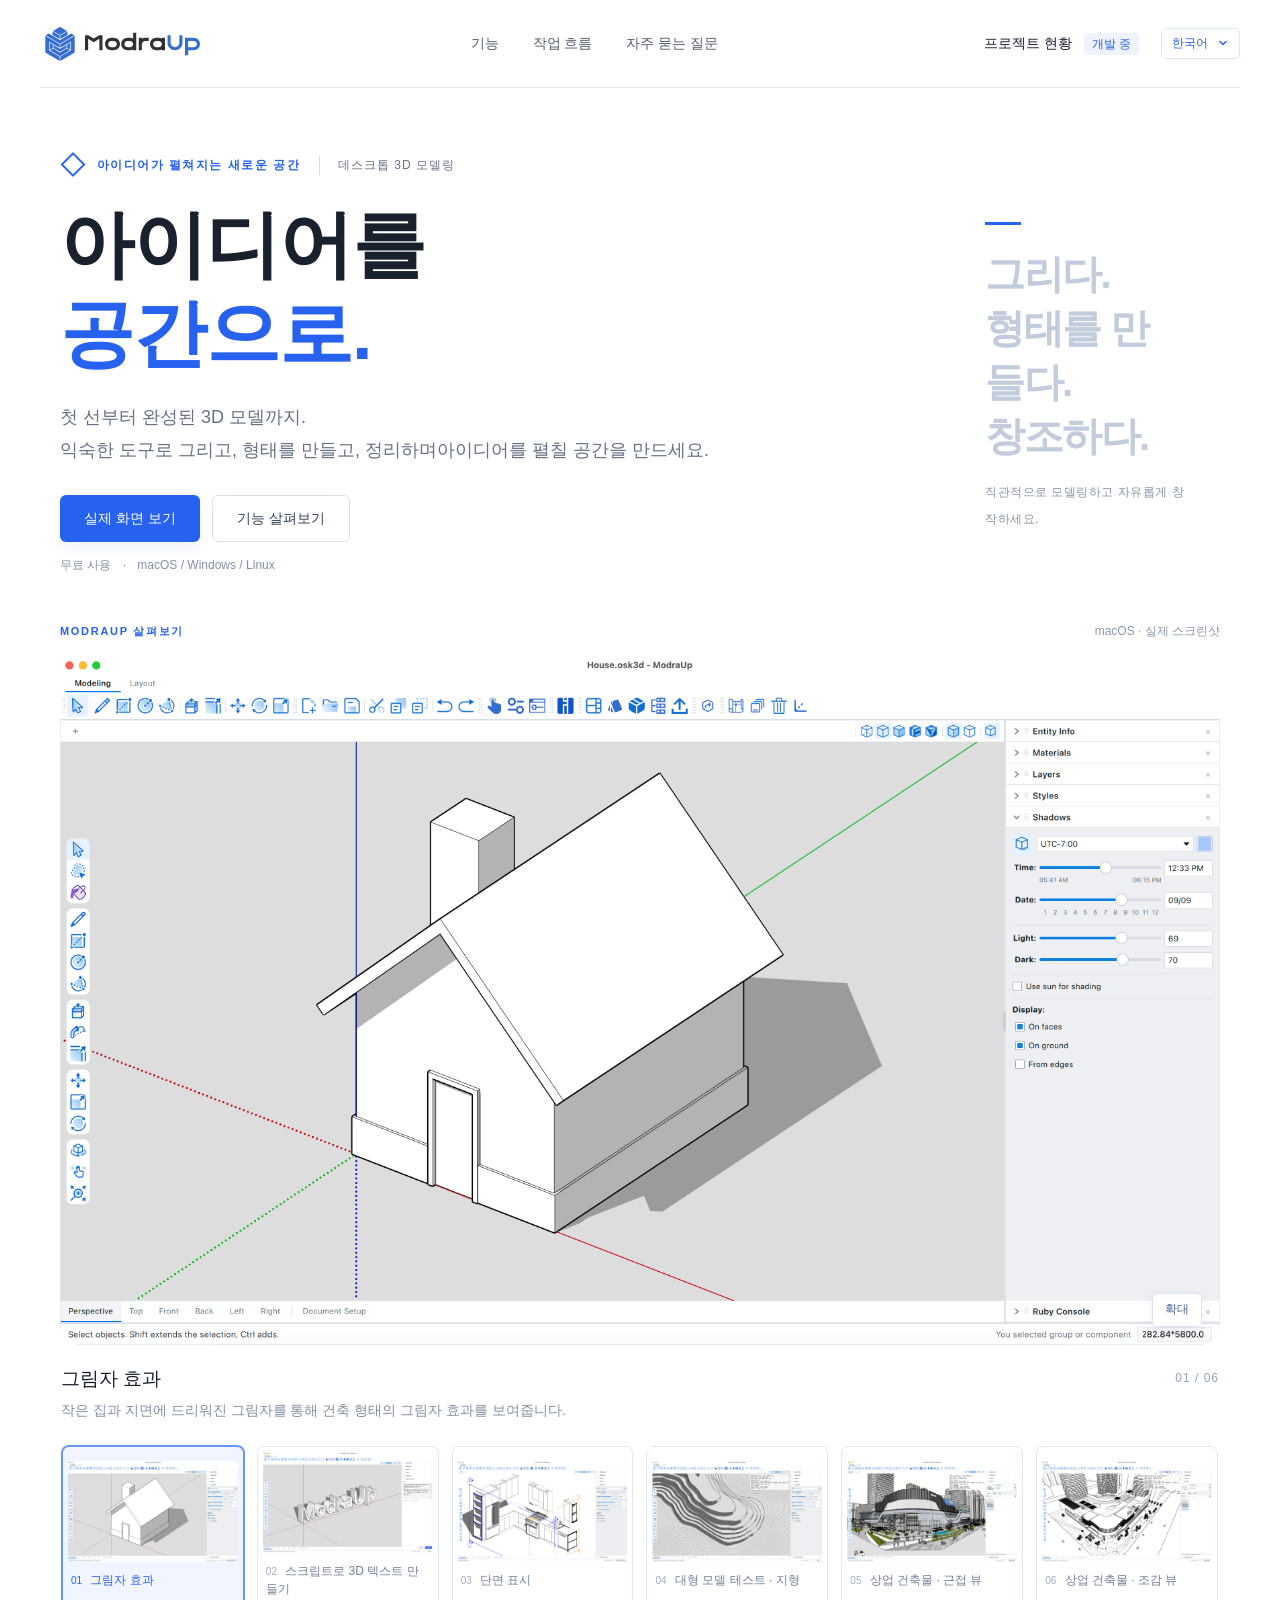
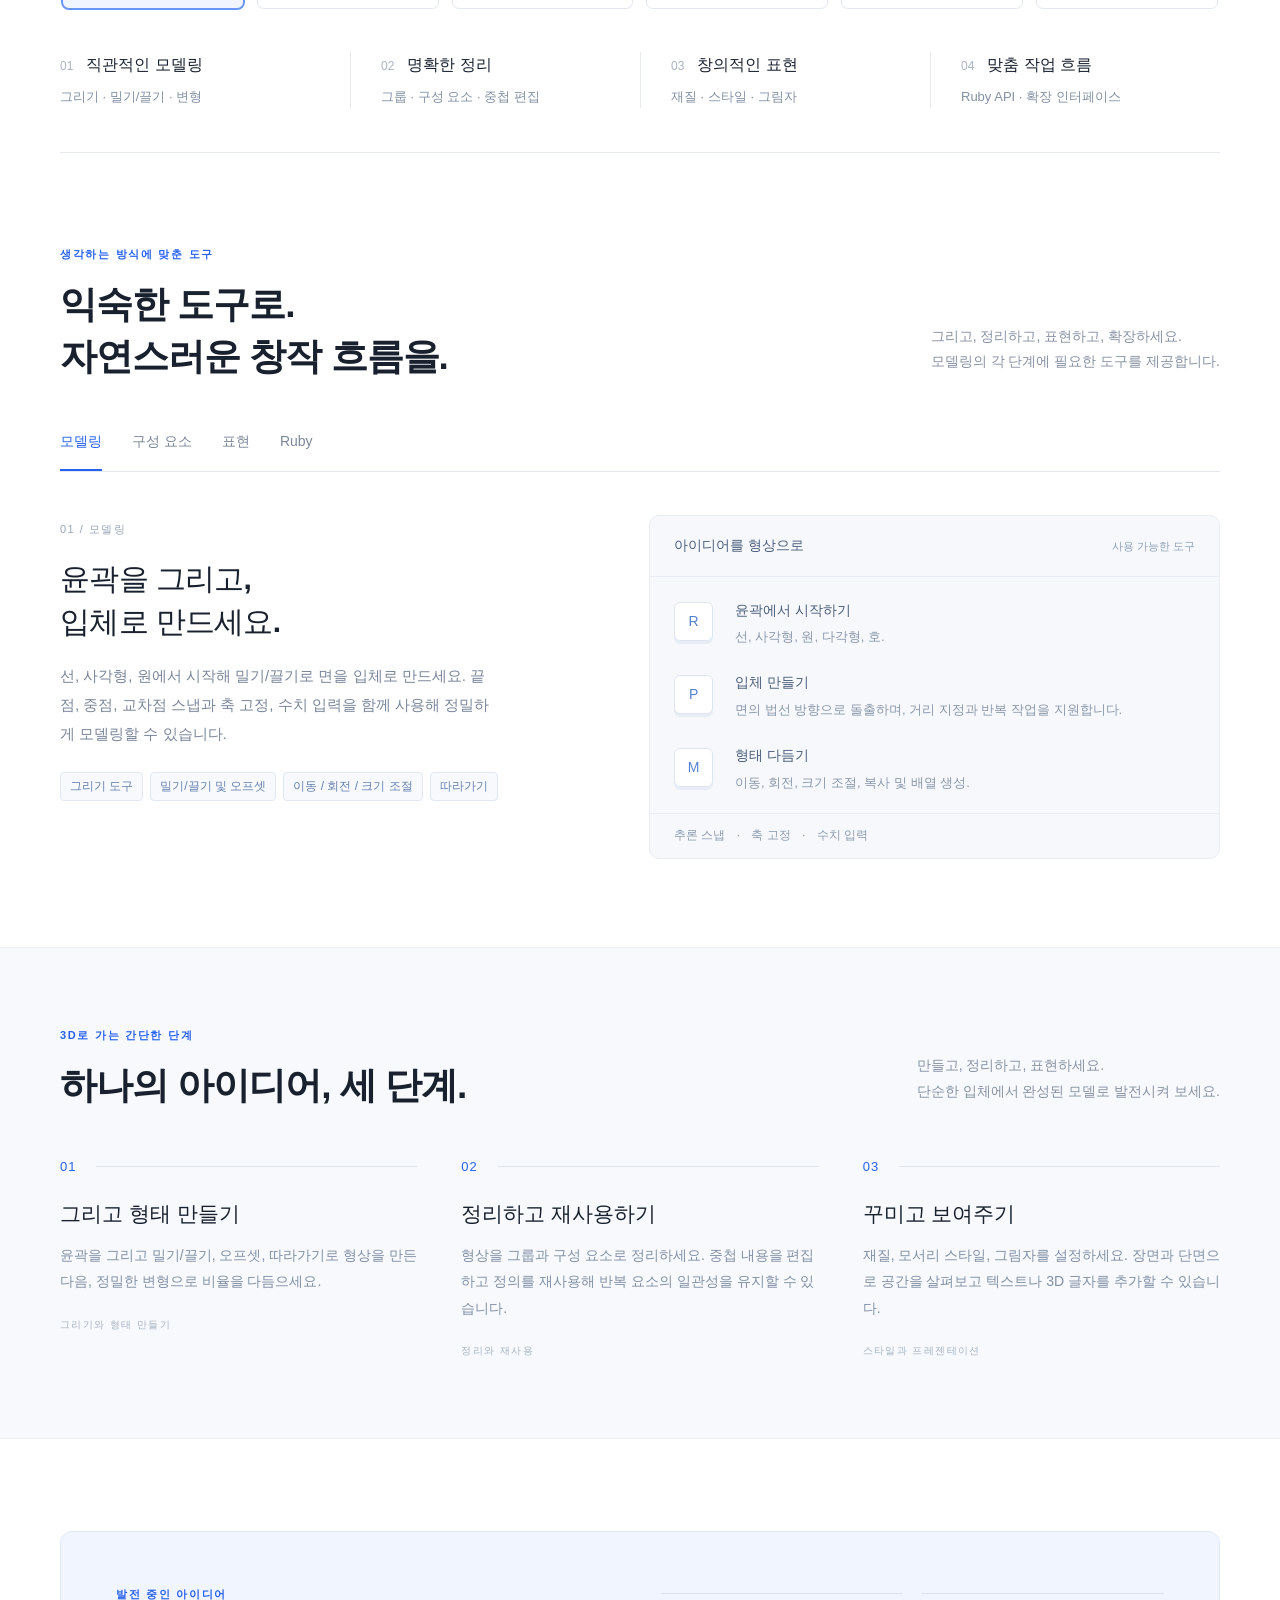
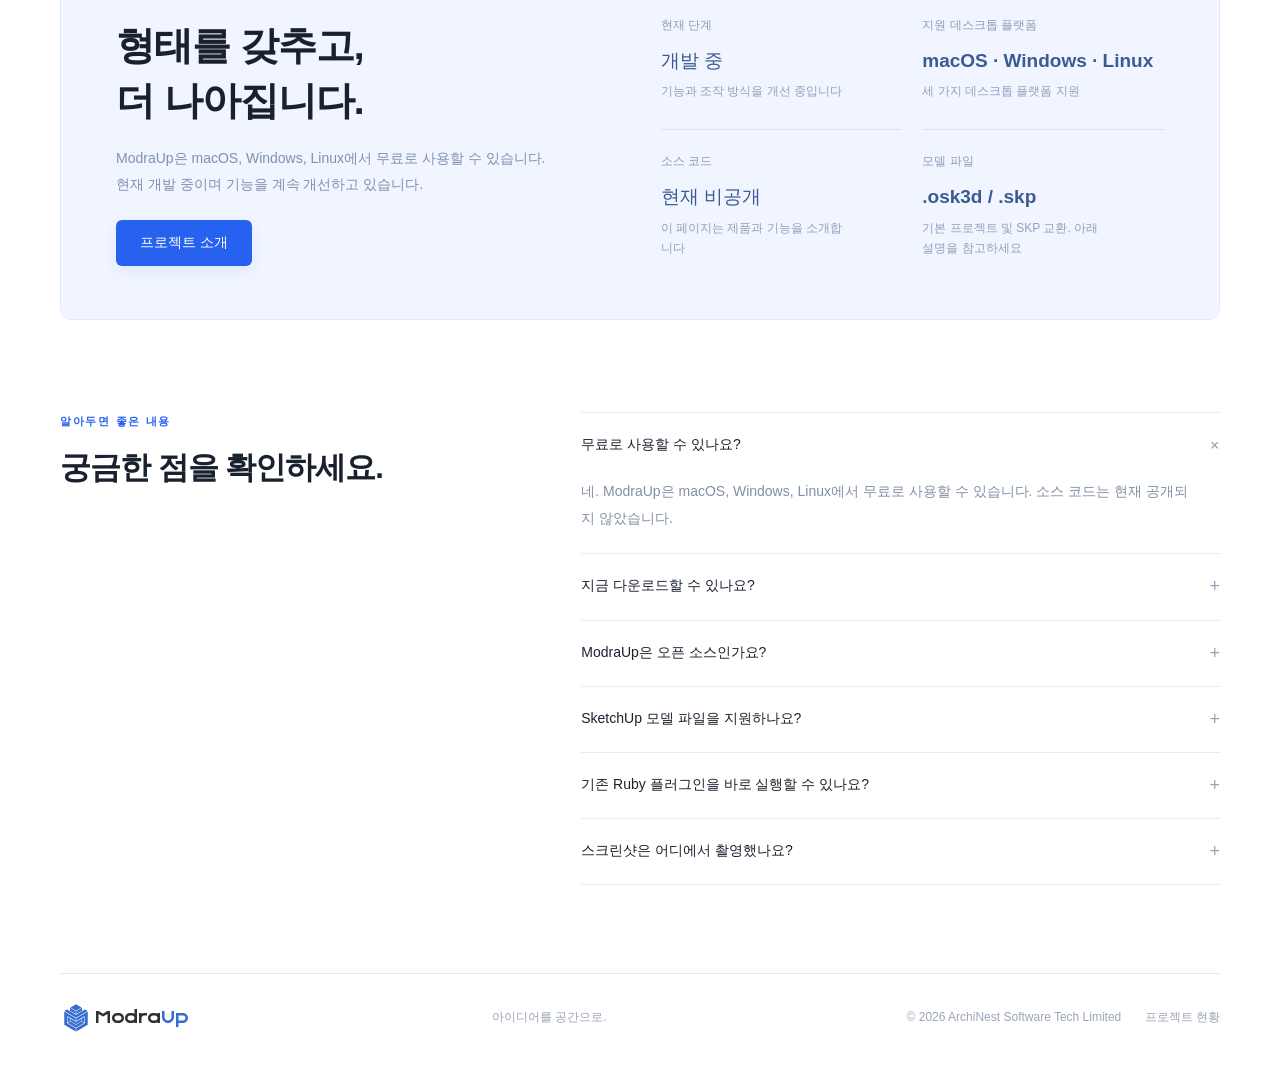
<file: ko.html>
<!doctype html>
<html lang="ko">
<head>
  <meta charset="utf-8">
  <meta name="viewport" content="width=device-width,initial-scale=1">
  <meta name="description" content="ModraUp은 macOS, Windows, Linux에서 무료로 사용할 수 있는 3D 모델링 도구입니다. 그리기, 밀기/끌기, 그룹, 구성 요소, 재질, 스타일 및 Ruby 확장 기능을 살펴보세요.">
  <meta name="theme-color" content="#2761ef">
  <title>ModraUp — 아이디어를 공간으로.</title>
  <link rel="alternate" hreflang="zh-CN" href="index.html">
  <link rel="alternate" hreflang="zh-Hant" href="zh-hant.html">
  <link rel="alternate" hreflang="en" href="en.html">
  <link rel="alternate" hreflang="es" href="es.html">
  <link rel="alternate" hreflang="fr" href="fr.html">
  <link rel="alternate" hreflang="ja" href="ja.html">
  <link rel="alternate" hreflang="ko" href="ko.html">
  <link rel="alternate" hreflang="x-default" href="index.html">
  <link rel="icon" type="image/svg+xml" href="assets/favicon.svg">
  <link rel="stylesheet" href="styles.css">
  <script src="locale-extra.js" defer></script>
  <script src="demo.js" defer></script>
</head>
<body>
  <header class="header">
    <a href="#" class="brand" aria-label="ModraUp 홈"><img src="assets/logo.svg" alt="ModraUp" width="132" height="32"></a>
    <nav aria-label="주 메뉴"><a href="#features">기능</a><a href="#workflow">작업 흐름</a><a href="#questions">자주 묻는 질문</a></nav>
    <div class="header-actions"><a class="header-link" href="#project">프로젝트 현황 <span class="version">개발 중</span></a><details class="language-picker"><summary aria-label="언어 선택">한국어<span aria-hidden="true">⌄</span></summary><nav class="language-menu" aria-label="언어 선택"><a href="index.html" lang="zh-CN" hreflang="zh-CN">简体中文</a><a href="zh-hant.html" lang="zh-Hant" hreflang="zh-Hant">繁體中文</a><a href="en.html" lang="en" hreflang="en">English</a><a href="es.html" lang="es" hreflang="es">Español</a><a href="fr.html" lang="fr" hreflang="fr">Français</a><a href="ja.html" lang="ja" hreflang="ja">日本語</a><a href="ko.html" lang="ko" hreflang="ko" aria-current="page">한국어</a></nav></details></div>
  </header>
  <main>
    <section class="hero wrap">
      <div class="eyebrow"><span class="small-cube">◇</span> 아이디어가 펼쳐지는 새로운 공간 <span class="hero-tag">데스크톱 3D 모델링</span></div>
      <div class="hero-row"><div><h1>아이디어를<br> <span class="blue">공간으로.</span></h1><p class="hero-copy">첫 선부터 완성된 3D 모델까지.<br>익숙한 도구로 그리고, 형태를 만들고, 정리하며<br class="mobile-break">아이디어를 펼칠 공간을 만드세요.</p><div class="hero-actions"><a class="button primary" href="#demo">실제 화면 보기</a><a class="button secondary" href="#features">기능 살펴보기</a></div><p class="hero-note">무료 사용 <span>·</span> macOS / Windows / Linux</p></div><div class="hero-aside"><span class="aside-rule"></span><p>그리다.<br>형태를 만들다.<br>창조하다.</p><span>직관적으로 모델링하고 자유롭게 창작하세요.</span></div></div>
    </section>

    <section class="demo-section wrap" id="demo" aria-label="앱 스크린샷">
      <div class="gallery-heading"><span class="section-kicker">MODRAUP 살펴보기</span><span class="real-capture">macOS · 실제 스크린샷</span></div>
      <figure class="screenshot-panel" id="screenshot-panel" role="tabpanel" aria-labelledby="shot-tab-0">
        <button class="screenshot-open" id="screenshot-open" aria-label="확대: 그림자 효과" aria-haspopup="dialog"><span class="capture-frame"><img id="screenshot-main" class="capture-image" src="assets/SmallHouse.png" alt="ModraUp 스크린샷: 작은 집과 지면의 그림자" width="3456" height="2052" fetchpriority="high"><span class="paint-recolor" aria-hidden="true"></span></span><span class="screenshot-zoom">확대</span></button>
        <figcaption class="screenshot-caption"><div aria-live="polite"><h2 id="screenshot-title">그림자 효과</h2><p id="screenshot-description">작은 집과 지면에 드리워진 그림자를 통해 건축 형태의 그림자 효과를 보여줍니다.</p></div><span id="screenshot-count">01 / 06</span></figcaption>
      </figure>
      <div class="screenshot-tabs" role="tablist" aria-label="스크린샷 종류">
        <button class="screenshot-tab" id="shot-tab-0" role="tab" aria-selected="true" aria-controls="screenshot-panel" data-screenshot="0" tabindex="0"><span class="capture-frame"><img src="assets/SmallHouse.png" class="capture-image" alt="" width="3456" height="2052" loading="lazy"><span class="paint-recolor" aria-hidden="true"></span></span><span><b>01</b> 그림자 효과</span></button>
        <button class="screenshot-tab" id="shot-tab-1" role="tab" aria-selected="false" aria-controls="screenshot-panel" data-screenshot="1" tabindex="-1"><span class="capture-frame"><img src="assets/Add3DText.png" class="capture-image" alt="" width="3456" height="2052" loading="lazy"><span class="paint-recolor" aria-hidden="true"></span></span><span><b>02</b> 스크립트로 3D 텍스트 만들기</span></button>
        <button class="screenshot-tab" id="shot-tab-2" role="tab" aria-selected="false" aria-controls="screenshot-panel" data-screenshot="2" tabindex="-1"><span class="capture-frame"><img src="assets/Secion.png" class="capture-image" alt="" width="3456" height="2052" loading="lazy"><span class="paint-recolor" aria-hidden="true"></span></span><span><b>03</b> 단면 표시</span></button>
        <button class="screenshot-tab" id="shot-tab-3" role="tab" aria-selected="false" aria-controls="screenshot-panel" data-screenshot="3" tabindex="-1"><span class="capture-frame"><img src="assets/BigTerrain.png" class="capture-image" alt="" width="3456" height="2052" loading="lazy"><span class="paint-recolor" aria-hidden="true"></span></span><span><b>04</b> 대형 모델 테스트 · 지형</span></button>
        <button class="screenshot-tab" id="shot-tab-4" role="tab" aria-selected="false" aria-controls="screenshot-panel" data-screenshot="4" tabindex="-1"><span class="capture-frame"><img src="assets/BigModel-1.png" class="capture-image" alt="" width="3456" height="2052" loading="lazy"><span class="paint-recolor" aria-hidden="true"></span></span><span><b>05</b> 상업 건축물 · 근접 뷰</span></button>
        <button class="screenshot-tab" id="shot-tab-5" role="tab" aria-selected="false" aria-controls="screenshot-panel" data-screenshot="5" tabindex="-1"><span class="capture-frame"><img src="assets/BigModel-2.png" class="capture-image" alt="" width="3456" height="2052" loading="lazy"><span class="paint-recolor" aria-hidden="true"></span></span><span><b>06</b> 상업 건축물 · 조감 뷰</span></button>
      </div>
      <dialog class="screenshot-dialog" id="screenshot-dialog" aria-labelledby="lightbox-title">
        <div class="lightbox-header"><h2 id="lightbox-title">그림자 효과</h2><div><a id="screenshot-original" href="assets/SmallHouse.png" target="_blank" rel="noopener">원본 열기</a><button id="lightbox-close" autofocus>닫기</button></div></div>
        <div class="lightbox-stage"><span class="capture-frame"><img id="lightbox-image" class="capture-image" src="assets/SmallHouse.png" alt="ModraUp 스크린샷: 작은 집과 지면의 그림자" width="3456" height="2052"><span class="paint-recolor" aria-hidden="true"></span></span></div>
        <div class="lightbox-footer"><button id="screenshot-previous">이전</button><span id="lightbox-count" aria-live="polite">01 / 06</span><button id="screenshot-next">다음</button></div>
      </dialog>
    </section>

    <section class="capability-strip wrap" aria-label="주요 기능"><div><span>01</span><strong>직관적인 모델링</strong><p>그리기 · 밀기/끌기 · 변형</p></div><div><span>02</span><strong>명확한 정리</strong><p>그룹 · 구성 요소 · 중첩 편집</p></div><div><span>03</span><strong>창의적인 표현</strong><p>재질 · 스타일 · 그림자</p></div><div><span>04</span><strong>맞춤 작업 흐름</strong><p>Ruby API · 확장 인터페이스</p></div></section>

    <section class="features wrap section" id="features"><div class="section-heading"><div><p class="section-kicker">생각하는 방식에 맞춘 도구</p><h2>익숙한 도구로.<br>자연스러운 창작 흐름을.</h2></div><p>그리고, 정리하고, 표현하고, 확장하세요.<br>모델링의 각 단계에 필요한 도구를 제공합니다.</p></div>
      <div class="feature-tabs" role="tablist" aria-label="기능 종류"><button id="tab-modeling" role="tab" aria-selected="true" aria-controls="feature-panel" data-feature="modeling">모델링</button><button id="tab-organize" role="tab" aria-selected="false" aria-controls="feature-panel" data-feature="organize" tabindex="-1">구성 요소</button><button id="tab-appearance" role="tab" aria-selected="false" aria-controls="feature-panel" data-feature="appearance" tabindex="-1">표현</button><button id="tab-extend" role="tab" aria-selected="false" aria-controls="feature-panel" data-feature="extend" tabindex="-1">Ruby</button></div>
      <div class="feature-panel" id="feature-panel" role="tabpanel" aria-labelledby="tab-modeling" tabindex="0"><div class="feature-copy"><span class="feature-number" id="feature-number">01 / 모델링</span><h3 id="feature-title">윤곽을 그리고,<br>입체로 만드세요.</h3><p id="feature-description">선, 사각형, 원에서 시작해 밀기/끌기로 면을 입체로 만드세요. 끝점, 중점, 교차점 스냅과 축 고정, 수치 입력을 함께 사용해 정밀하게 모델링할 수 있습니다.</p><div class="feature-tags" id="feature-tags"><span>그리기 도구</span><span>밀기/끌기 및 오프셋</span><span>이동 / 회전 / 크기 조절</span><span>따라가기</span></div></div><div class="feature-detail" id="feature-detail"><div class="detail-head"><span>아이디어를 형상으로</span><span class="detail-badge">사용 가능한 도구</span></div><div class="detail-row"><b>R</b><div><strong>윤곽에서 시작하기</strong><p>선, 사각형, 원, 다각형, 호.</p></div></div><div class="detail-row"><b>P</b><div><strong>입체 만들기</strong><p>면의 법선 방향으로 돌출하며, 거리 지정과 반복 작업을 지원합니다.</p></div></div><div class="detail-row"><b>M</b><div><strong>형태 다듬기</strong><p>이동, 회전, 크기 조절, 복사 및 배열 생성.</p></div></div><div class="detail-footer">추론 스냅 <span>·</span> 축 고정 <span>·</span> 수치 입력</div></div></div>
    </section>

    <section class="workflow-section" id="workflow"><div class="wrap section"><div class="section-heading"><div><p class="section-kicker">3D로 가는 간단한 단계</p><h2>하나의 아이디어, 세 단계.</h2></div><p>만들고, 정리하고, 표현하세요.<br>단순한 입체에서 완성된 모델로 발전시켜 보세요.</p></div><div class="steps"><article><span class="step-no">01 <i></i></span><h3>그리고 형태 만들기</h3><p>윤곽을 그리고 밀기/끌기, 오프셋, 따라가기로 형상을 만든 다음, 정밀한 변형으로 비율을 다듬으세요.</p><span class="step-foot">그리기와 형태 만들기</span></article><article><span class="step-no">02 <i></i></span><h3>정리하고 재사용하기</h3><p>형상을 그룹과 구성 요소로 정리하세요. 중첩 내용을 편집하고 정의를 재사용해 반복 요소의 일관성을 유지할 수 있습니다.</p><span class="step-foot">정리와 재사용</span></article><article><span class="step-no">03 <i></i></span><h3>꾸미고 보여주기</h3><p>재질, 모서리 스타일, 그림자를 설정하세요. 장면과 단면으로 공간을 살펴보고 텍스트나 3D 글자를 추가할 수 있습니다.</p><span class="step-foot">스타일과 프레젠테이션</span></article></div></div></section>

    <section class="project-section wrap section" id="project"><div class="project-card"><div><p class="section-kicker">발전 중인 아이디어</p><h2>형태를 갖추고,<br>더 나아집니다.</h2><p>ModraUp은 macOS, Windows, Linux에서 무료로 사용할 수 있습니다.<br>현재 개발 중이며 기능을 계속 개선하고 있습니다.</p><a class="button primary" href="#questions">프로젝트 소개</a></div><div class="project-facts"><div><span>현재 단계</span><strong>개발 중</strong><p>기능과 조작 방식을 개선 중입니다</p></div><div><span>지원 데스크톱 플랫폼</span><strong>macOS · Windows · Linux</strong><p>세 가지 데스크톱 플랫폼 지원</p></div><div><span>소스 코드</span><strong>현재 비공개</strong><p>이 페이지는 제품과 기능을 소개합니다</p></div><div><span>모델 파일</span><strong>.osk3d / .skp</strong><p>기본 프로젝트 및 SKP 교환. 아래 설명을 참고하세요</p></div></div></div></section>

    <section class="faq wrap section" id="questions"><div class="faq-title"><p class="section-kicker">알아두면 좋은 내용</p><h2>궁금한 점을 확인하세요.</h2></div><div class="faq-list"><details open><summary>무료로 사용할 수 있나요?<span>+</span></summary><p>네. ModraUp은 macOS, Windows, Linux에서 무료로 사용할 수 있습니다. 소스 코드는 현재 공개되지 않았습니다.</p></details><details><summary>지금 다운로드할 수 있나요?<span>+</span></summary><p>현재 개발 중입니다. 공개 다운로드 경로와 출시일은 아직 발표되지 않았습니다. 이 페이지는 현재 기능을 소개하며 설치 파일은 제공하지 않습니다.</p></details><details><summary>ModraUp은 오픈 소스인가요?<span>+</span></summary><p>소스 코드는 현재 비공개입니다. 공개 계획이 생기면 별도로 안내하겠습니다.</p></details><details><summary>SketchUp 모델 파일을 지원하나요?<span>+</span></summary><p>OpenSKP로 .skp를 가져오고 내보낼 수 있으며 기본 프로젝트 형식은 .osk3d입니다. SKP 교환은 모든 기능을 지원하지 않습니다. 단면 개체가 포함된 모델은 .osk3d로 저장해야 하며, 모델과 장면의 그림자 설정은 SKP로 내보낸 뒤 다시 가져올 때 완전히 유지되지 않습니다.</p></details><details><summary>기존 Ruby 플러그인을 바로 실행할 수 있나요?<span>+</span></summary><p>SketchUp과 같은 이름의 Ruby API를 구현 중이며 확장 기능 로딩, Ruby 콘솔, 도구 모음, HTML 확장 인터페이스를 포함합니다. API 지원 범위와 동작이 아직 완전하지 않아 플러그인별 테스트가 필요합니다. 완전한 호환성은 보장하지 않습니다.</p></details><details><summary>스크린샷은 어디에서 촬영했나요?<span>+</span></summary><p>여섯 장 모두 macOS에서 실행한 ModraUp의 실제 화면입니다. 집의 그림자, 스크립트로 만든 3D 텍스트, 단면, 대형 지형 모델, 대형 상업 건축물의 두 가지 실외 뷰를 보여줍니다. 모델 테스트는 특정 장면의 결과이며 모든 모델의 성능을 나타내지는 않습니다.</p></details></div></section>
  </main>
  <footer class="footer wrap"><a href="#" class="brand"><img src="assets/logo.svg" alt="ModraUp" width="132" height="32"></a><span>아이디어를 공간으로.</span><span>© <span id="year">2026</span> ArchiNest Software Tech Limited <a href="#project">프로젝트 현황</a></span></footer>
</body>
</html>
</file>
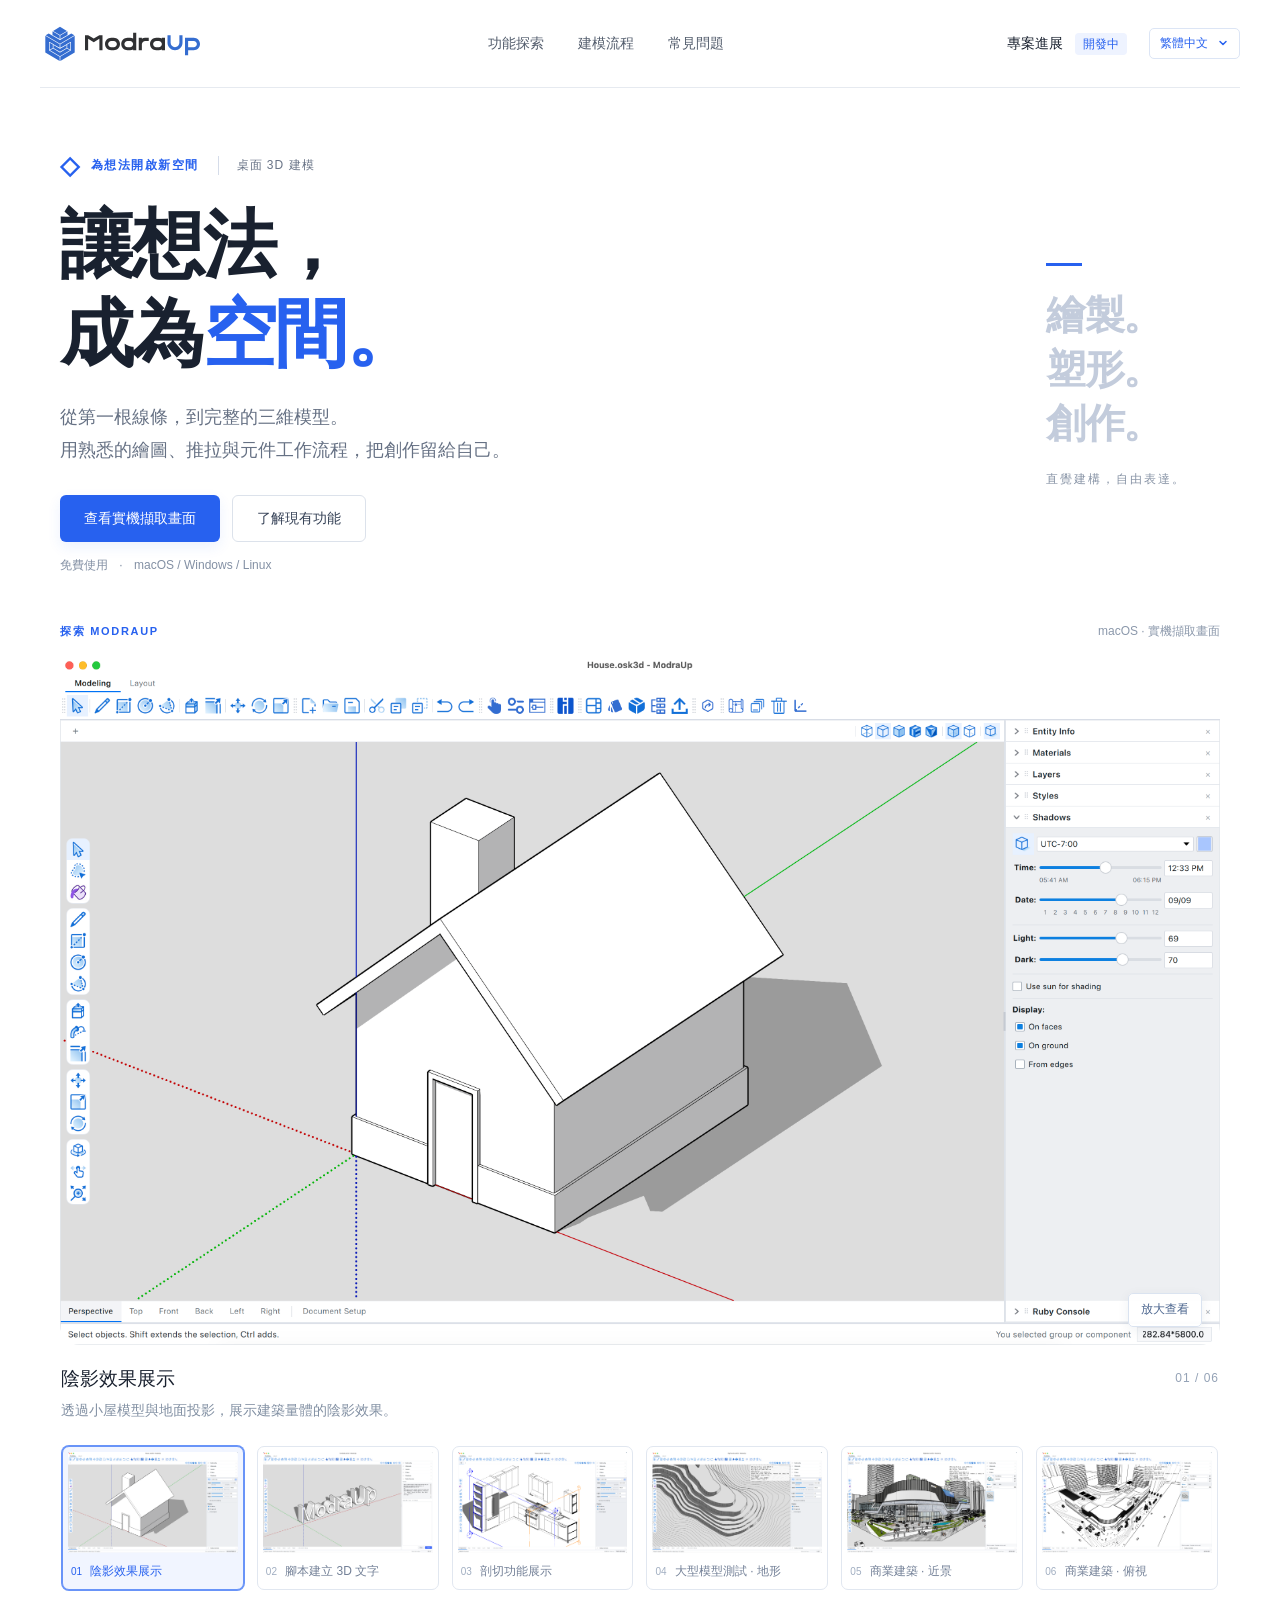
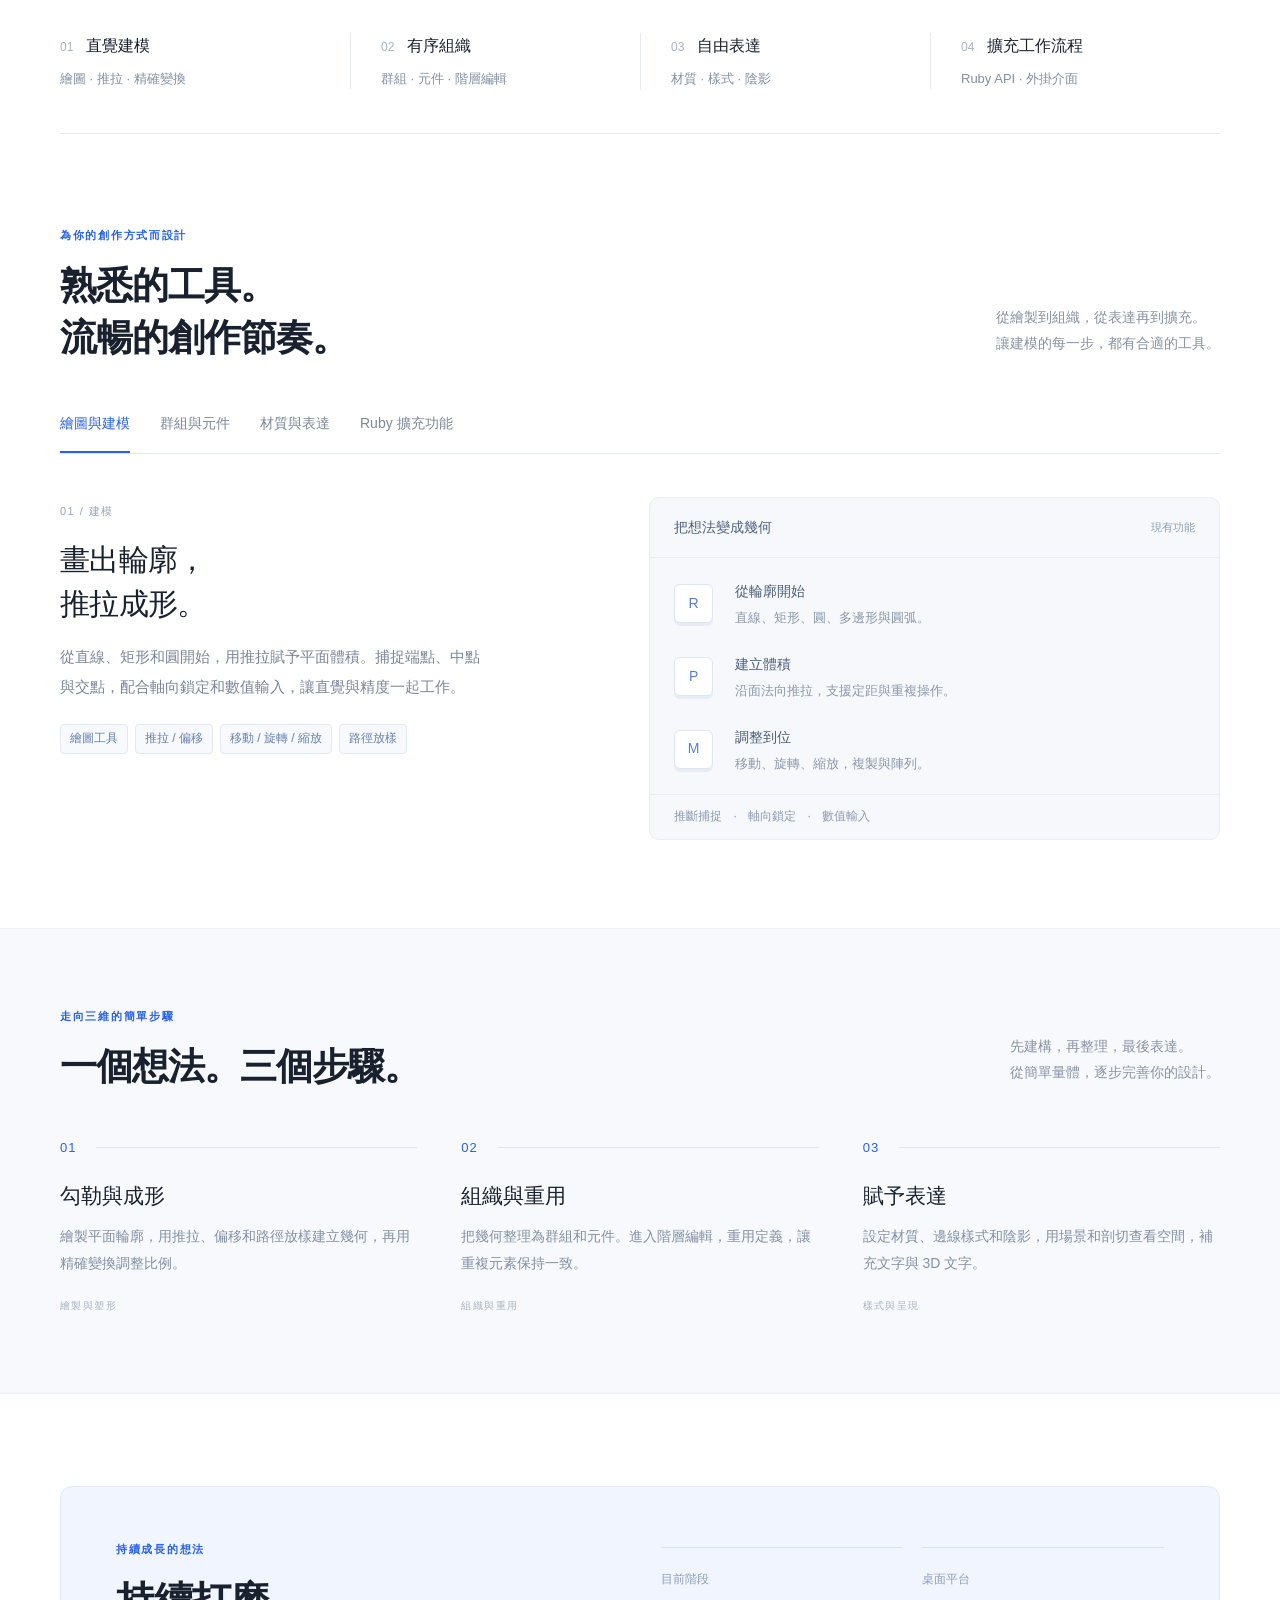
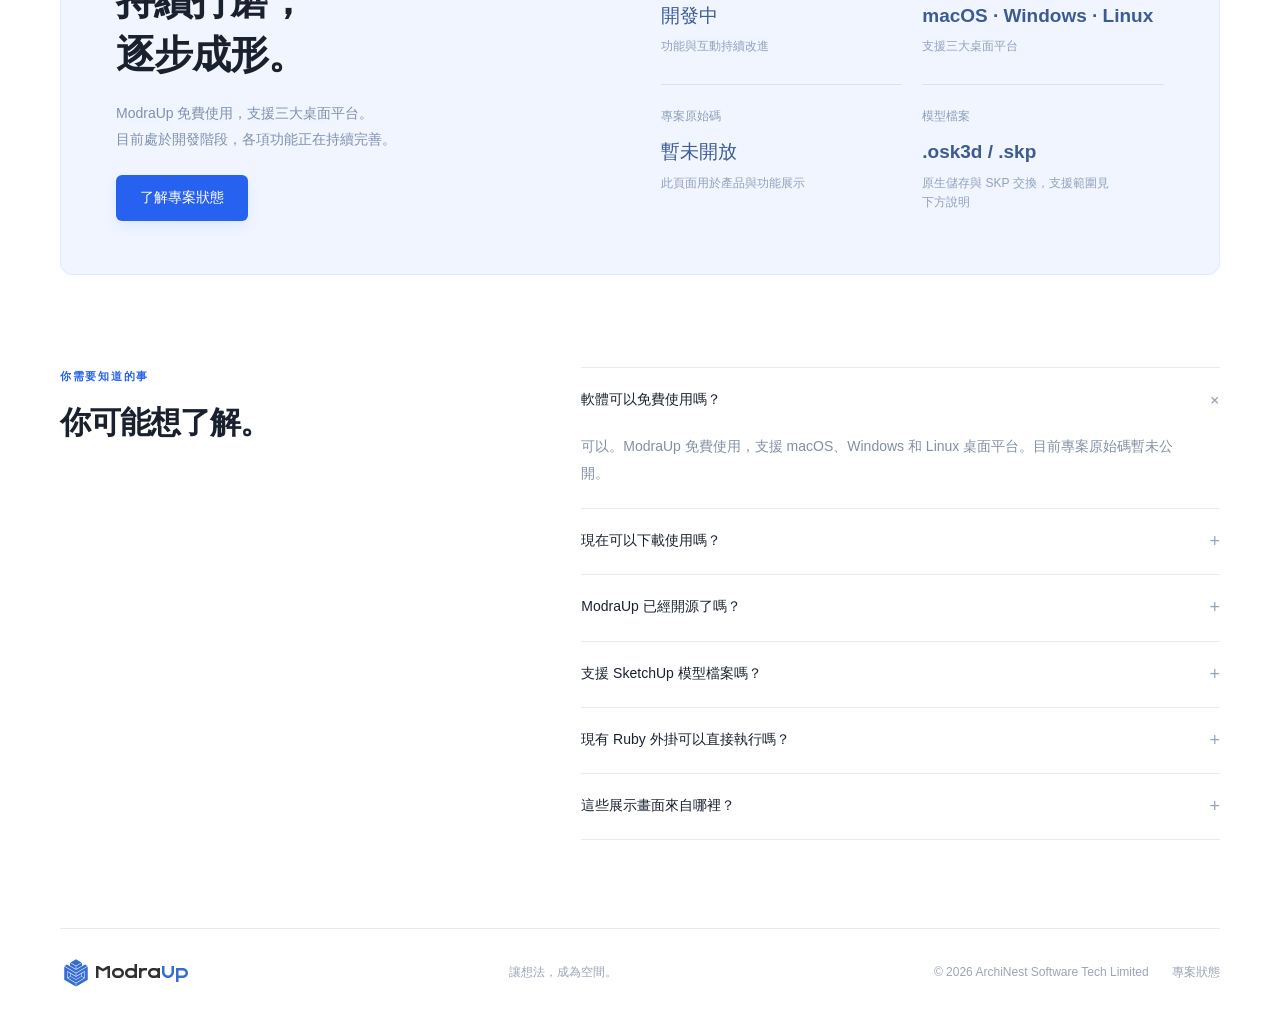
<file: zh-hant.html>
<!doctype html>
<html lang="zh-Hant">
<head>
  <meta charset="utf-8">
  <meta name="viewport" content="width=device-width,initial-scale=1">
  <meta name="description" content="ModraUp，一款免費使用的桌面 3D 建模工具，支援 macOS、Windows 和 Linux。探索直覺的繪圖與推拉、群組與元件、材質樣式和 Ruby 擴充功能。">
  <meta name="theme-color" content="#2761ef">
  <title>ModraUp — 讓想法，成為空間。</title>
  <link rel="alternate" hreflang="zh-CN" href="index.html">
  <link rel="alternate" hreflang="zh-Hant" href="zh-hant.html">
  <link rel="alternate" hreflang="en" href="en.html">
  <link rel="alternate" hreflang="es" href="es.html">
  <link rel="alternate" hreflang="fr" href="fr.html">
  <link rel="alternate" hreflang="ja" href="ja.html">
  <link rel="alternate" hreflang="ko" href="ko.html">
  <link rel="alternate" hreflang="x-default" href="index.html">
  <link rel="icon" type="image/svg+xml" href="assets/favicon.svg">
  <link rel="stylesheet" href="styles.css">
  <script src="locale-extra.js" defer></script>
  <script src="demo.js" defer></script>
</head>
<body>
  <header class="header">
    <a href="#" class="brand" aria-label="ModraUp 首頁"><img src="assets/logo.svg" alt="ModraUp" width="132" height="32"></a>
    <nav aria-label="主導覽"><a href="#features">功能探索</a><a href="#workflow">建模流程</a><a href="#questions">常見問題</a></nav>
    <div class="header-actions"><a class="header-link" href="#project">專案進展 <span class="version">開發中</span></a><details class="language-picker"><summary aria-label="選擇語言">繁體中文<span aria-hidden="true">⌄</span></summary><nav class="language-menu" aria-label="選擇語言"><a href="index.html" lang="zh-CN" hreflang="zh-CN">简体中文</a><a href="zh-hant.html" lang="zh-Hant" hreflang="zh-Hant" aria-current="page">繁體中文</a><a href="en.html" lang="en" hreflang="en">English</a><a href="es.html" lang="es" hreflang="es">Español</a><a href="fr.html" lang="fr" hreflang="fr">Français</a><a href="ja.html" lang="ja" hreflang="ja">日本語</a><a href="ko.html" lang="ko" hreflang="ko">한국어</a></nav></details></div>
  </header>
  <main>
    <section class="hero wrap">
      <div class="eyebrow"><span class="small-cube">◇</span> 為想法開啟新空間 <span class="hero-tag">桌面 3D 建模</span></div>
      <div class="hero-row"><div><h1>讓想法，<br>成為<span class="blue">空間。</span></h1><p class="hero-copy">從第一根線條，到完整的三維模型。<br>用熟悉的繪圖、推拉與元件工作流程，<br class="mobile-break">把創作留給自己。</p><div class="hero-actions"><a class="button primary" href="#demo">查看實機擷取畫面</a><a class="button secondary" href="#features">了解現有功能</a></div><p class="hero-note">免費使用 <span>·</span> macOS / Windows / Linux</p></div><div class="hero-aside"><span class="aside-rule"></span><p>繪製。<br>塑形。<br>創作。</p><span>直覺建構，自由表達。</span></div></div>
    </section>

    <section class="demo-section wrap" id="demo" aria-label="軟體實機擷取畫面">
      <div class="gallery-heading"><span class="section-kicker">探索 MODRAUP</span><span class="real-capture">macOS · 實機擷取畫面</span></div>
      <figure class="screenshot-panel" id="screenshot-panel" role="tabpanel" aria-labelledby="shot-tab-0">
        <button class="screenshot-open" id="screenshot-open" aria-label="放大查看：陰影效果展示" aria-haspopup="dialog"><span class="capture-frame"><img id="screenshot-main" class="capture-image" src="assets/SmallHouse.png" alt="ModraUp 實機擷取畫面：小屋模型與地面陰影" width="3456" height="2052" fetchpriority="high"><span class="paint-recolor" aria-hidden="true"></span></span><span class="screenshot-zoom">放大查看</span></button>
        <figcaption class="screenshot-caption"><div aria-live="polite"><h2 id="screenshot-title">陰影效果展示</h2><p id="screenshot-description">透過小屋模型與地面投影，展示建築量體的陰影效果。</p></div><span id="screenshot-count">01 / 06</span></figcaption>
      </figure>
      <div class="screenshot-tabs" role="tablist" aria-label="實機擷取畫面分類">
        <button class="screenshot-tab" id="shot-tab-0" role="tab" aria-selected="true" aria-controls="screenshot-panel" data-screenshot="0" tabindex="0"><span class="capture-frame"><img src="assets/SmallHouse.png" class="capture-image" alt="" width="3456" height="2052" loading="lazy"><span class="paint-recolor" aria-hidden="true"></span></span><span><b>01</b> 陰影效果展示</span></button>
        <button class="screenshot-tab" id="shot-tab-1" role="tab" aria-selected="false" aria-controls="screenshot-panel" data-screenshot="1" tabindex="-1"><span class="capture-frame"><img src="assets/Add3DText.png" class="capture-image" alt="" width="3456" height="2052" loading="lazy"><span class="paint-recolor" aria-hidden="true"></span></span><span><b>02</b> 腳本建立 3D 文字</span></button>
        <button class="screenshot-tab" id="shot-tab-2" role="tab" aria-selected="false" aria-controls="screenshot-panel" data-screenshot="2" tabindex="-1"><span class="capture-frame"><img src="assets/Secion.png" class="capture-image" alt="" width="3456" height="2052" loading="lazy"><span class="paint-recolor" aria-hidden="true"></span></span><span><b>03</b> 剖切功能展示</span></button>
        <button class="screenshot-tab" id="shot-tab-3" role="tab" aria-selected="false" aria-controls="screenshot-panel" data-screenshot="3" tabindex="-1"><span class="capture-frame"><img src="assets/BigTerrain.png" class="capture-image" alt="" width="3456" height="2052" loading="lazy"><span class="paint-recolor" aria-hidden="true"></span></span><span><b>04</b> 大型模型測試 · 地形</span></button>
        <button class="screenshot-tab" id="shot-tab-4" role="tab" aria-selected="false" aria-controls="screenshot-panel" data-screenshot="4" tabindex="-1"><span class="capture-frame"><img src="assets/BigModel-1.png" class="capture-image" alt="" width="3456" height="2052" loading="lazy"><span class="paint-recolor" aria-hidden="true"></span></span><span><b>05</b> 商業建築 · 近景</span></button>
        <button class="screenshot-tab" id="shot-tab-5" role="tab" aria-selected="false" aria-controls="screenshot-panel" data-screenshot="5" tabindex="-1"><span class="capture-frame"><img src="assets/BigModel-2.png" class="capture-image" alt="" width="3456" height="2052" loading="lazy"><span class="paint-recolor" aria-hidden="true"></span></span><span><b>06</b> 商業建築 · 俯視</span></button>
      </div>
      <dialog class="screenshot-dialog" id="screenshot-dialog" aria-labelledby="lightbox-title">
        <div class="lightbox-header"><h2 id="lightbox-title">陰影效果展示</h2><div><a id="screenshot-original" href="assets/SmallHouse.png" target="_blank" rel="noopener">開啟原圖</a><button id="lightbox-close" autofocus>關閉</button></div></div>
        <div class="lightbox-stage"><span class="capture-frame"><img id="lightbox-image" class="capture-image" src="assets/SmallHouse.png" alt="ModraUp 實機擷取畫面：小屋模型與地面陰影" width="3456" height="2052"><span class="paint-recolor" aria-hidden="true"></span></span></div>
        <div class="lightbox-footer"><button id="screenshot-previous">上一張</button><span id="lightbox-count" aria-live="polite">01 / 06</span><button id="screenshot-next">下一張</button></div>
      </dialog>
    </section>

    <section class="capability-strip wrap" aria-label="核心功能"><div><span>01</span><strong>直覺建模</strong><p>繪圖 · 推拉 · 精確變換</p></div><div><span>02</span><strong>有序組織</strong><p>群組 · 元件 · 階層編輯</p></div><div><span>03</span><strong>自由表達</strong><p>材質 · 樣式 · 陰影</p></div><div><span>04</span><strong>擴充工作流程</strong><p>Ruby API · 外掛介面</p></div></section>

    <section class="features wrap section" id="features"><div class="section-heading"><div><p class="section-kicker">為你的創作方式而設計</p><h2>熟悉的工具。<br>流暢的創作節奏。</h2></div><p>從繪製到組織，從表達再到擴充。<br>讓建模的每一步，都有合適的工具。</p></div>
      <div class="feature-tabs" role="tablist" aria-label="功能分類"><button id="tab-modeling" role="tab" aria-selected="true" aria-controls="feature-panel" data-feature="modeling">繪圖與建模</button><button id="tab-organize" role="tab" aria-selected="false" aria-controls="feature-panel" data-feature="organize" tabindex="-1">群組與元件</button><button id="tab-appearance" role="tab" aria-selected="false" aria-controls="feature-panel" data-feature="appearance" tabindex="-1">材質與表達</button><button id="tab-extend" role="tab" aria-selected="false" aria-controls="feature-panel" data-feature="extend" tabindex="-1">Ruby 擴充功能</button></div>
      <div class="feature-panel" id="feature-panel" role="tabpanel" aria-labelledby="tab-modeling" tabindex="0"><div class="feature-copy"><span class="feature-number" id="feature-number">01 / 建模</span><h3 id="feature-title">畫出輪廓，<br>推拉成形。</h3><p id="feature-description">從直線、矩形和圓開始，用推拉賦予平面體積。捕捉端點、中點與交點，配合軸向鎖定和數值輸入，讓直覺與精度一起工作。</p><div class="feature-tags" id="feature-tags"><span>繪圖工具</span><span>推拉 / 偏移</span><span>移動 / 旋轉 / 縮放</span><span>路徑放樣</span></div></div><div class="feature-detail" id="feature-detail"><div class="detail-head"><span>把想法變成幾何</span><span class="detail-badge">現有功能</span></div><div class="detail-row"><b>R</b><div><strong>從輪廓開始</strong><p>直線、矩形、圓、多邊形與圓弧。</p></div></div><div class="detail-row"><b>P</b><div><strong>建立體積</strong><p>沿面法向推拉，支援定距與重複操作。</p></div></div><div class="detail-row"><b>M</b><div><strong>調整到位</strong><p>移動、旋轉、縮放，複製與陣列。</p></div></div><div class="detail-footer">推斷捕捉 <span>·</span> 軸向鎖定 <span>·</span> 數值輸入</div></div></div>
    </section>

    <section class="workflow-section" id="workflow"><div class="wrap section"><div class="section-heading"><div><p class="section-kicker">走向三維的簡單步驟</p><h2>一個想法。三個步驟。</h2></div><p>先建構，再整理，最後表達。<br>從簡單量體，逐步完善你的設計。</p></div><div class="steps"><article><span class="step-no">01 <i></i></span><h3>勾勒與成形</h3><p>繪製平面輪廓，用推拉、偏移和路徑放樣建立幾何，再用精確變換調整比例。</p><span class="step-foot">繪製與塑形</span></article><article><span class="step-no">02 <i></i></span><h3>組織與重用</h3><p>把幾何整理為群組和元件。進入階層編輯，重用定義，讓重複元素保持一致。</p><span class="step-foot">組織與重用</span></article><article><span class="step-no">03 <i></i></span><h3>賦予表達</h3><p>設定材質、邊線樣式和陰影，用場景和剖切查看空間，補充文字與 3D 文字。</p><span class="step-foot">樣式與呈現</span></article></div></div></section>

    <section class="project-section wrap section" id="project"><div class="project-card"><div><p class="section-kicker">持續成長的想法</p><h2>持續打磨，<br>逐步成形。</h2><p>ModraUp 免費使用，支援三大桌面平台。<br>目前處於開發階段，各項功能正在持續完善。</p><a class="button primary" href="#questions">了解專案狀態</a></div><div class="project-facts"><div><span>目前階段</span><strong>開發中</strong><p>功能與互動持續改進</p></div><div><span>桌面平台</span><strong>macOS · Windows · Linux</strong><p>支援三大桌面平台</p></div><div><span>專案原始碼</span><strong>暫未開放</strong><p>此頁面用於產品與功能展示</p></div><div><span>模型檔案</span><strong>.osk3d / .skp</strong><p>原生儲存與 SKP 交換，支援範圍見下方說明</p></div></div></div></section>

    <section class="faq wrap section" id="questions"><div class="faq-title"><p class="section-kicker">你需要知道的事</p><h2>你可能想了解。</h2></div><div class="faq-list"><details open><summary>軟體可以免費使用嗎？<span>+</span></summary><p>可以。ModraUp 免費使用，支援 macOS、Windows 和 Linux 桌面平台。目前專案原始碼暫未公開。</p></details><details><summary>現在可以下載使用嗎？<span>+</span></summary><p>專案目前處於開發階段，公開下載管道和正式版本發布時間尚未確定。本頁面展示目前功能，不提供安裝程式。</p></details><details><summary>ModraUp 已經開源了嗎？<span>+</span></summary><p>目前專案原始碼暫未公開；如有開放計畫，會另行說明。</p></details><details><summary>支援 SketchUp 模型檔案嗎？<span>+</span></summary><p>支援透過 OpenSKP 匯入、匯出 .skp 交換檔案，原生專案格式為 .osk3d。SKP 交換不涵蓋全部特性：含剖切實體的模型需要儲存為 .osk3d，模型和場景陰影參數也無法透過 SKP 完整往返。</p></details><details><summary>現有 Ruby 外掛可以直接執行嗎？<span>+</span></summary><p>專案正在實作與 SketchUp 同名的 Ruby API，已包含擴充功能載入、Ruby 主控台、工具列與 HTML 外掛介面等功能。API 和行為尚未全部涵蓋，個別外掛需要逐項驗證，暫不承諾完整相容。</p></details><details><summary>這些展示畫面來自哪裡？<span>+</span></summary><p>這六張圖片均為 ModraUp 的 macOS 實機擷取畫面，分別展示小屋陰影、腳本建立 3D 文字、剖切功能、地形大型模型，以及室外商業建築大型模型的兩種視角。大型模型擷取畫面記錄的是特定場景的測試狀態，不代表所有模型的效能表現。</p></details></div></section>
  </main>
  <footer class="footer wrap"><a href="#" class="brand"><img src="assets/logo.svg" alt="ModraUp" width="132" height="32"></a><span>讓想法，成為空間。</span><span>© <span id="year">2026</span> ArchiNest Software Tech Limited <a href="#project">專案狀態</a></span></footer>
</body>
</html>
</file>
<file: styles.css>
:root{--ink:#19212f;--muted:#687386;--blue:#2761ef;--line:#e6eaf0;--soft:#f5f7fb;--font:-apple-system,BlinkMacSystemFont,"Segoe UI","PingFang SC","Hiragino Sans GB","Microsoft YaHei",sans-serif}*{box-sizing:border-box}html{scroll-behavior:smooth;scroll-padding-top:90px}body{margin:0;background:#fff;color:var(--ink);font-family:var(--font);font-size:16px;line-height:1.65}button,input{font:inherit}button,a,input{touch-action:manipulation}a{text-decoration:none;color:inherit}button{cursor:pointer}button:focus-visible,a:focus-visible,input:focus-visible,summary:focus-visible{outline:3px solid #6391ff;outline-offset:5px}button{color:inherit}img{display:block}svg{width:24px;height:24px;fill:none;stroke:currentColor;stroke-width:1.5;stroke-linecap:round;stroke-linejoin:round}.wrap{width:min(1160px,calc(100% - 96px));margin-inline:auto}.header{height:88px;display:flex;align-items:center;justify-content:space-between;width:min(1320px,calc(100% - 80px));margin:auto;border-bottom:1px solid var(--line);gap:24px}.brand{display:inline-flex;align-items:center;flex-shrink:0}.brand img{width:165px;height:40px;object-fit:contain}nav{display:flex;gap:34px;font-size:14px;color:#535d6d}nav a:hover,.header-link:hover{color:var(--blue)}.header-link{font-size:14px}.version{font-size:12px;padding:4px 8px;border-radius:4px;margin-left:8px;color:var(--blue);background:#eef3ff}.hero{padding-top:65px;padding-bottom:46px}.eyebrow{display:flex;align-items:center;gap:10px;color:var(--blue);font-size:12px;letter-spacing:1.5px;font-weight:600}.small-cube{font-size:25px;line-height:1}.hero-tag{margin-left:9px;padding-left:18px;border-left:1px solid #d5dce9;color:var(--muted);font-weight:400;letter-spacing:1px}.hero-row{display:flex;justify-content:space-between;align-items:center;gap:30px}h1{font-size:clamp(48px,5.8vw,78px);line-height:1.2;letter-spacing:-2.6px;font-weight:650;margin:22px 0 23px}.blue{color:var(--blue)}.hero-copy{color:#667184;font-size:18px;line-height:1.85;margin:0}.mobile-break{display:none}.hero-actions{display:flex;gap:12px;margin:27px 0 14px}.button{display:inline-flex;align-items:center;justify-content:center;border-radius:6px;padding:11px 24px;font-size:14px;font-weight:550;min-height:46px;transition:background .2s,transform .2s}.button:hover{transform:translateY(-2px)}.primary{background:var(--blue);color:#fff;box-shadow:0 5px 14px #2761ef16}.primary:hover{background:#174acf}.secondary{border:1px solid #dce2eb;background:white;color:#354156}.secondary:hover{background:#f4f7fc}.hero-note{font-size:12px;color:#8390a4;margin:0}.hero-note span{padding:0 8px}.hero-aside{padding-right:34px}.aside-rule{display:block;width:36px;height:3px;background:var(--blue);margin-bottom:22px}.hero-aside p{font-size:40px;line-height:1.35;font-weight:650;letter-spacing:-1.5px;margin:0 0 15px;color:#c3ccdc}.hero-aside>span:last-child{font-size:12px;color:#8894a6;letter-spacing:2px}.capability-strip{display:grid;grid-template-columns:repeat(4,1fr);padding-block:40px 44px;border-bottom:1px solid var(--line)}.capability-strip>div{padding-left:30px;border-left:1px solid var(--line)}.capability-strip>div:first-child{padding-left:0;border:0}.capability-strip span{display:inline-block;color:#a9b3c3;font-size:12px;margin-right:13px;font-variant-numeric:tabular-nums}.capability-strip strong{font-size:16px;font-weight:550}.capability-strip p{margin:8px 0 0;font-size:13px;color:#8290a3}.section{padding-top:92px;padding-bottom:88px}.section-heading{display:flex;justify-content:space-between;align-items:flex-end;gap:35px;margin-bottom:32px}.section-kicker{font-size:11px;letter-spacing:1.7px;color:var(--blue);font-weight:600;margin:0 0 16px}h2{font-size:37px;line-height:1.4;letter-spacing:-1px;font-weight:600;margin:0}.section-heading>p{color:#8892a3;font-size:14px;line-height:1.85;margin:0 0 7px}.feature-tabs{display:flex;gap:30px;border-bottom:1px solid #e3e8f0}.feature-tabs button{border:0;border-bottom:2px solid transparent;background:none;padding:16px 0;color:#7c8798;font-size:14px;white-space:nowrap}.feature-tabs button[aria-selected=true]{color:var(--blue);border-bottom-color:var(--blue);font-weight:550}.feature-panel{display:grid;grid-template-columns:1fr 1.1fr;gap:70px;padding-top:43px}.feature-number{color:#98a4b7;font-size:11px;letter-spacing:1.5px}h3{font-size:30px;font-weight:550;line-height:1.45;letter-spacing:-.7px;margin:15px 0 17px}.feature-copy>p{color:#7a8699;font-size:15px;line-height:1.95;margin:0;max-width:430px}.feature-tags{display:flex;flex-wrap:wrap;gap:7px;margin-top:23px}.feature-tags span{color:#6682b0;border:1px solid #e1e8f3;background:#f7f9fd;border-radius:4px;padding:4px 9px;font-size:12px}.feature-detail{background:#f6f8fc;border:1px solid #e9edf5;border-radius:10px;overflow:hidden}.detail-head{display:flex;justify-content:space-between;align-items:center;padding:18px 24px;border-bottom:1px solid #e8edf5;font-size:14px;color:#4d607d}.detail-badge{font-size:11px;color:#8fa0b7}.detail-row{display:flex;align-items:center;gap:22px;padding:20px 24px}.detail-row+.detail-row{padding-top:2px}.detail-row>b{font-size:14px;font-weight:500;width:39px;height:39px;flex-shrink:0;background:#fff;border:1px solid #dee5f1;border-radius:6px;box-shadow:0 3px 0 #e8edf5;display:grid;place-items:center;color:#5580ce}.detail-row strong{font-size:14px;font-weight:550;color:#4c5e7a}.detail-row p{font-size:13px;color:#8b98ab;margin:3px 0 0}.detail-footer{border-top:1px solid #e8edf5;padding:12px 24px;color:#8c9aaf;font-size:12px}.detail-footer span{margin:0 8px}.workflow-section{background:#f7f9fc;border-block:1px solid #edf0f5}.workflow-section .section{padding-block:78px}.steps{display:grid;grid-template-columns:repeat(3,1fr);gap:44px;margin-top:44px}.step-no{font-size:13px;color:var(--blue);display:flex;align-items:center;gap:20px;letter-spacing:1px}.step-no i{height:1px;flex:1;background:#dfe5f0}.steps h3{font-size:21px;letter-spacing:0;margin:22px 0 12px}.steps p{color:#8290a5;font-size:14px;line-height:1.9;margin:0}.step-foot{display:block;margin-top:22px;color:#a7b2c2;font-size:10px;letter-spacing:1.4px}.project-section{padding-bottom:0}.project-card{background:#f0f5ff;border:1px solid #e0e9fb;border-radius:12px;padding:53px 55px;display:grid;grid-template-columns:1fr 1.05fr;gap:65px}.project-card h2{font-size:39px}.project-card>div>p:not(.section-kicker){font-size:14px;color:#7f90af;line-height:1.85;margin:18px 0 22px}.project-facts{display:grid;grid-template-columns:1fr 1fr;gap:27px 20px;align-content:center}.project-facts>div{border-top:1px solid #d7e2f7;padding-top:17px}.project-facts span{font-size:12px;color:#8d9eba}.project-facts strong{display:block;font-size:19px;font-weight:550;color:#3c5b93;margin-top:8px}.project-facts p{font-size:12px;color:#91a1bc;margin:6px 0 0;max-width:190px}.faq{display:grid;grid-template-columns:1fr 1.4fr;gap:65px}.faq-title h2{font-size:31px}.faq-list details{border-bottom:1px solid #e8ecf2}.faq-list details:first-child{border-top:1px solid #e8ecf2}.faq-list summary{list-style:none;padding:20px 0;display:flex;justify-content:space-between;gap:20px;font-size:14px;font-weight:500;cursor:pointer}.faq-list summary::-webkit-details-marker{display:none}.faq-list summary span{font-size:18px;font-weight:300;color:#96a4ba;line-height:1.4;transition:transform .2s}.faq-list details[open] summary span{transform:rotate(45deg)}.faq-list details p{font-size:14px;color:#8290a4;line-height:1.9;margin:0 30px 22px 0}.footer{border-top:1px solid var(--line);padding-block:28px 33px;display:flex;align-items:center;justify-content:space-between;gap:25px;color:#9aa5b6;font-size:12px}.footer .brand img{width:132px;height:32px}.footer>span:last-child a{margin-left:20px}.footer>span:last-child a:hover{color:var(--blue)}
@media(min-width:1500px){.hero{padding-top:80px}.hero-row{padding-bottom:15px}}
@media(max-width:900px){.wrap{width:calc(100% - 56px)}.header{width:calc(100% - 48px);height:76px}.header nav{gap:20px}.header-link .version{display:none}.hero{padding-top:45px}.hero-aside{padding-right:0}.hero-aside p{font-size:30px}.capability-strip>div{padding-left:15px}.capability-strip p{font-size:12px}.capability-strip span{margin-right:7px}.section{padding-block:64px}.section-heading h2{font-size:30px}.feature-panel{gap:32px}.feature-copy>p{font-size:14px}.detail-row{padding-inline:17px;gap:14px}.detail-head,.detail-footer{padding-inline:17px}.steps{gap:25px}.project-card{padding:35px;gap:35px}.faq{gap:35px}.footer>span:nth-child(2){display:none}}
@media(max-width:640px){html{scroll-padding-top:20px}.wrap{width:calc(100% - 36px)}.header{width:calc(100% - 32px);height:67px}.brand img{width:132px;height:32px}.header nav{display:none}.header-link{font-size:12px}.version{display:none}.hero{padding-top:36px;padding-bottom:32px}.eyebrow{font-size:9px;letter-spacing:1px;gap:6px}.small-cube{font-size:21px}.hero-tag{font-size:10px;padding-left:10px;margin-left:4px}.hero-row{display:block}.hero-aside{display:none}h1{font-size:48px;line-height:1.25;letter-spacing:-1px;margin:19px 0 19px}.hero-copy{font-size:15px}.mobile-break{display:block}.hero-actions{margin-top:23px;gap:9px}.button{font-size:13px;padding:10px 17px}.hero-note{font-size:11px}.capability-strip{grid-template-columns:1fr 1fr;gap:23px 15px;padding-block:29px}.capability-strip>div{padding:0;border:0}.capability-strip strong{font-size:14px}.capability-strip p{font-size:11px;margin-top:4px}.capability-strip span{font-size:10px;margin-right:8px}.section{padding-block:50px}.section-heading{display:block;margin-bottom:19px}.section-kicker{font-size:9px;margin-bottom:12px}.section-heading h2{font-size:29px;line-height:1.4}.section-heading>p{font-size:13px;margin-top:16px}.feature-tabs{gap:0;justify-content:space-between}.feature-tabs button{font-size:12px;padding:13px 0}.feature-panel{grid-template-columns:1fr;gap:24px;padding-top:27px}h3{font-size:27px;margin:12px 0}.feature-copy>p{font-size:14px}.feature-tags{margin-top:16px}.feature-tags span{font-size:11px}.detail-head{padding-block:14px}.detail-row{padding:16px 17px}.detail-row p{font-size:12px}.detail-footer{font-size:11px}.workflow-section .section{padding-block:45px}.steps{grid-template-columns:1fr;gap:26px;margin-top:27px}.steps h3{font-size:20px;margin:12px 0 8px}.steps p{font-size:14px}.step-foot{margin-top:12px}.project-section{padding-bottom:0}.project-card{padding:28px 24px;grid-template-columns:1fr;gap:32px;border-radius:9px}.project-card h2{font-size:31px}.project-card>div>p:not(.section-kicker){font-size:13px}.project-facts{gap:20px}.project-facts strong{font-size:17px}.project-facts p{font-size:11px}.faq{grid-template-columns:1fr;gap:24px}.faq-title h2{font-size:28px}.faq-list summary{font-size:13px;padding-block:18px}.faq-list details p{font-size:13px;margin-right:0}.footer{flex-wrap:wrap;padding-block:24px;gap:15px}.footer .brand img{width:123.75px;height:30px}.footer>span:last-child{font-size:10px}.footer>span:last-child a{margin-left:12px}}
@media(prefers-reduced-motion:reduce){html{scroll-behavior:auto}*,*:before,*:after{transition:none!important}}

/* Actual application captures: preserve each complete screenshot. */
.gallery-heading{display:flex;align-items:center;justify-content:space-between;gap:20px;margin-bottom:15px}.gallery-heading .section-kicker{margin:0}.real-capture{font-size:12px;color:#8b98ab}.screenshot-panel{margin:0}.screenshot-open{position:relative;width:100%;display:block;padding:0;border:0;border-radius:20px;overflow:hidden;background:#fff;box-shadow:none;cursor:zoom-in}.screenshot-open .capture-image{width:100%;height:auto;aspect-ratio:3456/2052;object-fit:contain;clip-path:inset(0 round 1% / 1.68%)}.screenshot-zoom{position:absolute;right:18px;bottom:18px;font-size:12px;background:#ffffffed;border:1px solid #dae3f0;padding:6px 12px;border-radius:5px;color:#4b658e;box-shadow:0 3px 12px #22365012}.screenshot-open:hover .screenshot-zoom{background:#2761ef;color:white;border-color:#2761ef}.screenshot-caption{display:flex;align-items:flex-start;justify-content:space-between;gap:24px;padding:20px 1px 21px}.screenshot-caption h2{font-size:19px;line-height:1.5;letter-spacing:0;font-weight:550}.screenshot-caption p{font-size:14px;color:#8290a3;margin:5px 0 0}.screenshot-caption>span{font-size:12px;letter-spacing:1px;white-space:nowrap;color:#94a2b6;padding-top:4px}.screenshot-tabs{display:grid;grid-template-columns:repeat(6,minmax(0,1fr));gap:13px;padding:3px 2px}.screenshot-tab{min-width:0;padding:5px;border:1px solid #e1e7f0;border-radius:7px;background:#fff;text-align:left;transition:border-color .2s,background .2s}.screenshot-tab .capture-image{width:100%;height:auto;aspect-ratio:3456/2052;object-fit:contain;border-radius:0;clip-path:inset(0 round 1% / 1.68%)}.screenshot-tab>span:not(.capture-frame){display:block;padding:9px 3px 4px;font-size:12px;line-height:1.55;color:#738097}.screenshot-tab b{font-size:10px;font-weight:400;color:#a1aec1;margin-right:5px}.screenshot-tab[aria-selected=true]{border-color:#6994f8;background:#f1f5ff;box-shadow:0 0 0 1px #6994f8}.screenshot-tab[aria-selected=true]>span,.screenshot-tab[aria-selected=true] b{color:#2761ef}.screenshot-tab:hover{border-color:#88a9ea}.screenshot-dialog{width:min(1600px,96vw);max-width:96vw;max-height:95dvh;padding:0;border:1px solid #dfe6f0;border-radius:10px;box-shadow:0 25px 90px #101d3d50;background:#fff;color:var(--ink)}.screenshot-dialog::backdrop{background:#0c172bd1}.lightbox-header{display:flex;align-items:center;justify-content:space-between;gap:20px;padding:14px 20px;border-bottom:1px solid var(--line)}.lightbox-header h2{font-size:16px;letter-spacing:0;font-weight:550;line-height:1.5}.lightbox-header>div{display:flex;align-items:center;gap:15px;white-space:nowrap}.lightbox-header a{font-size:13px;color:var(--blue)}.lightbox-header button,.lightbox-footer button{font-size:13px;background:#f4f7fc;border:1px solid #dee6f3;color:#536b93;border-radius:5px;padding:6px 12px;min-height:36px}.lightbox-stage{margin:12px;background:#fff}.screenshot-dialog .lightbox-stage .capture-frame{width:min(100%,calc((95dvh - 154px)*1.6842105263));margin-inline:auto}.screenshot-dialog .capture-image{display:block;width:100%;height:auto;object-fit:contain;background:#fff;clip-path:inset(0 round 1% / 1.68%)}.lightbox-footer{display:flex;justify-content:space-between;align-items:center;gap:15px;padding:11px 20px;border-top:1px solid var(--line)}.lightbox-footer>span{font-size:12px;color:#8d9bb1;letter-spacing:1px}body:has(.screenshot-dialog[open]){overflow:hidden}
@media(max-width:900px){.screenshot-tabs{grid-template-columns:repeat(3,minmax(0,1fr));gap:9px}.screenshot-tab>span:not(.capture-frame){font-size:11px;padding-inline:1px}.screenshot-caption p{font-size:13px}}
@media(max-width:640px){.gallery-heading{margin-bottom:12px}.real-capture{font-size:10px}.screenshot-open{border-radius:12px}.screenshot-zoom{bottom:8px;right:8px;font-size:10px;padding:4px 7px}.screenshot-caption{padding-block:16px;gap:15px}.screenshot-caption h2{font-size:17px}.screenshot-caption p{font-size:12px;line-height:1.8}.screenshot-caption>span{font-size:10px}.screenshot-tabs{display:flex;overflow-x:auto;scroll-snap-type:x proximity;padding:3px 2px 12px;gap:10px}.screenshot-tab{flex:0 0 145px;scroll-snap-align:start}.screenshot-tab>span:not(.capture-frame){font-size:11px}.lightbox-header{gap:12px;padding:12px}.lightbox-header h2{font-size:13px}.lightbox-header>div{gap:10px}.lightbox-header a{font-size:11px}.lightbox-header button,.lightbox-footer button{font-size:12px;padding:5px 9px}.lightbox-footer{padding:10px 12px}}

/* Purple paint tool overlay; source coordinates: x=27, y=678, w=52, h=50. */
.capture-frame{position:relative;display:block;width:100%;aspect-ratio:3456/2052}.paint-recolor{position:absolute;left:.78125%;top:33.04094%;width:1.50463%;height:2.43665%;overflow:hidden;background:#fff;pointer-events:none}.paint-recolor::after{content:"";position:absolute;width:150%;aspect-ratio:1268/1241;left:-24.2%;top:-22%;background:url("assets/paint-purple.png") center/100% 100% no-repeat}

/* Language links stay visible on narrow screens. */
.header-actions{display:flex;align-items:center;gap:22px;flex-shrink:0}.language-switch{font-size:12px;color:var(--blue);border:1px solid #dce5f5;padding:5px 10px;border-radius:5px;white-space:nowrap}.language-switch:hover{background:#f0f5ff}html:is([lang=en],[lang=es],[lang=fr]) .hero-row>div:first-child{max-width:720px}html:is([lang=en],[lang=es],[lang=fr]) .hero-aside{flex-shrink:0}html:is([lang=en],[lang=es],[lang=fr]) .detail-head{gap:12px}html:is([lang=en],[lang=es],[lang=fr]) .detail-badge{white-space:nowrap}
@media(max-width:900px){html:is([lang=en],[lang=es],[lang=fr]) .header nav{gap:14px;font-size:13px}.header-actions{gap:14px}html:is([lang=en],[lang=es],[lang=fr]) .hero-aside{display:none}}
@media(max-width:640px){.header{gap:12px}.header-actions{gap:10px}.language-switch{font-size:11px;padding:4px 7px}html:is([lang=en],[lang=es],[lang=fr]) .hero-tag{display:none}html:is([lang=en],[lang=es],[lang=fr]) h1{font-size:46px}html:is([lang=en],[lang=es],[lang=fr]) .hero-actions{flex-wrap:wrap}html:is([lang=en],[lang=es],[lang=fr]) .feature-tabs{gap:12px;overflow-x:auto}html:is([lang=en],[lang=es],[lang=fr]) .feature-tabs button{flex-shrink:0}html:is([lang=en],[lang=es],[lang=fr]) .project-facts{grid-template-columns:1fr 1fr}}

/* Shared seven-language menu. Native details works without JavaScript. */
.language-picker{position:relative;font-size:12px;z-index:20;color:var(--blue)}
.language-picker summary{display:flex;align-items:center;gap:9px;list-style:none;cursor:pointer;border:1px solid #dce5f5;border-radius:5px;padding:5px 10px;white-space:nowrap;background:#fff}
.language-picker summary::-webkit-details-marker{display:none}
.language-picker summary>span{flex-shrink:0;width:12px;height:12px;font-size:0;background:center/12px 12px no-repeat url("data:image/svg+xml,%3Csvg xmlns='http://www.w3.org/2000/svg' viewBox='0 0 12 12'%3E%3Cpath d='M3 4.5 6 7.5 9 4.5' fill='none' stroke='%232761ef' stroke-width='1.5' stroke-linecap='round' stroke-linejoin='round'/%3E%3C/svg%3E")}
.language-picker summary:hover,.language-picker[open] summary{background:#f0f5ff}
.header .language-menu{display:flex;position:absolute;right:0;top:calc(100% + 8px);flex-direction:column;gap:3px;min-width:155px;padding:7px;border:1px solid #e1e8f3;border-radius:8px;background:#fff;box-shadow:0 8px 24px #19212f12;color:#535d6d;font-size:13px}
.language-menu a{padding:7px 11px;border-radius:4px;white-space:nowrap}
.language-menu a:hover,.language-menu a[aria-current=page]{background:#eef3ff;color:var(--blue)}
html:not(:is([lang=zh-CN],[lang=zh-Hant])) .hero-aside{max-width:235px}
html:not(:is([lang=zh-CN],[lang=zh-Hant])) .hero-aside>span:last-child{letter-spacing:0.5px}
html:is([lang=es],[lang=fr]) .capability-strip strong{font-size:15px}
html:is([lang=ja],[lang=ko]) h1{letter-spacing:-1px}
@media(max-width:1100px){html:not(:is([lang=zh-CN],[lang=zh-Hant])) .header>nav{gap:15px;font-size:13px}html:not(:is([lang=zh-CN],[lang=zh-Hant])) .header .version{display:none}}
@media(max-width:900px){html:not([lang=zh-CN]) .hero-aside{display:none}}
@media(max-width:640px){.language-picker{font-size:11px}.language-picker summary{padding:4px 7px;gap:6px}html:not(:is([lang=zh-CN],[lang=zh-Hant])) .hero-tag{display:none}.eyebrow{flex-wrap:wrap}html:not(:is([lang=zh-CN],[lang=zh-Hant])) .feature-tabs{gap:16px;overflow-x:auto}html:not(:is([lang=zh-CN],[lang=zh-Hant])) .feature-tabs button{flex-shrink:0}html:is([lang=es],[lang=fr]) .hero-copy{font-size:14px}html:is([lang=ja],[lang=ko]) h1{font-size:44px}.detail-head{flex-wrap:wrap;gap:7px}.detail-badge{white-space:normal}.project-facts strong{overflow-wrap:anywhere}}
@media(max-width:440px){html:not(:is([lang=zh-CN],[lang=zh-Hant])) .header-actions>.header-link{display:none}}
@media(max-width:360px){.header .brand img{width:123.75px;height:30px}}
</file>
